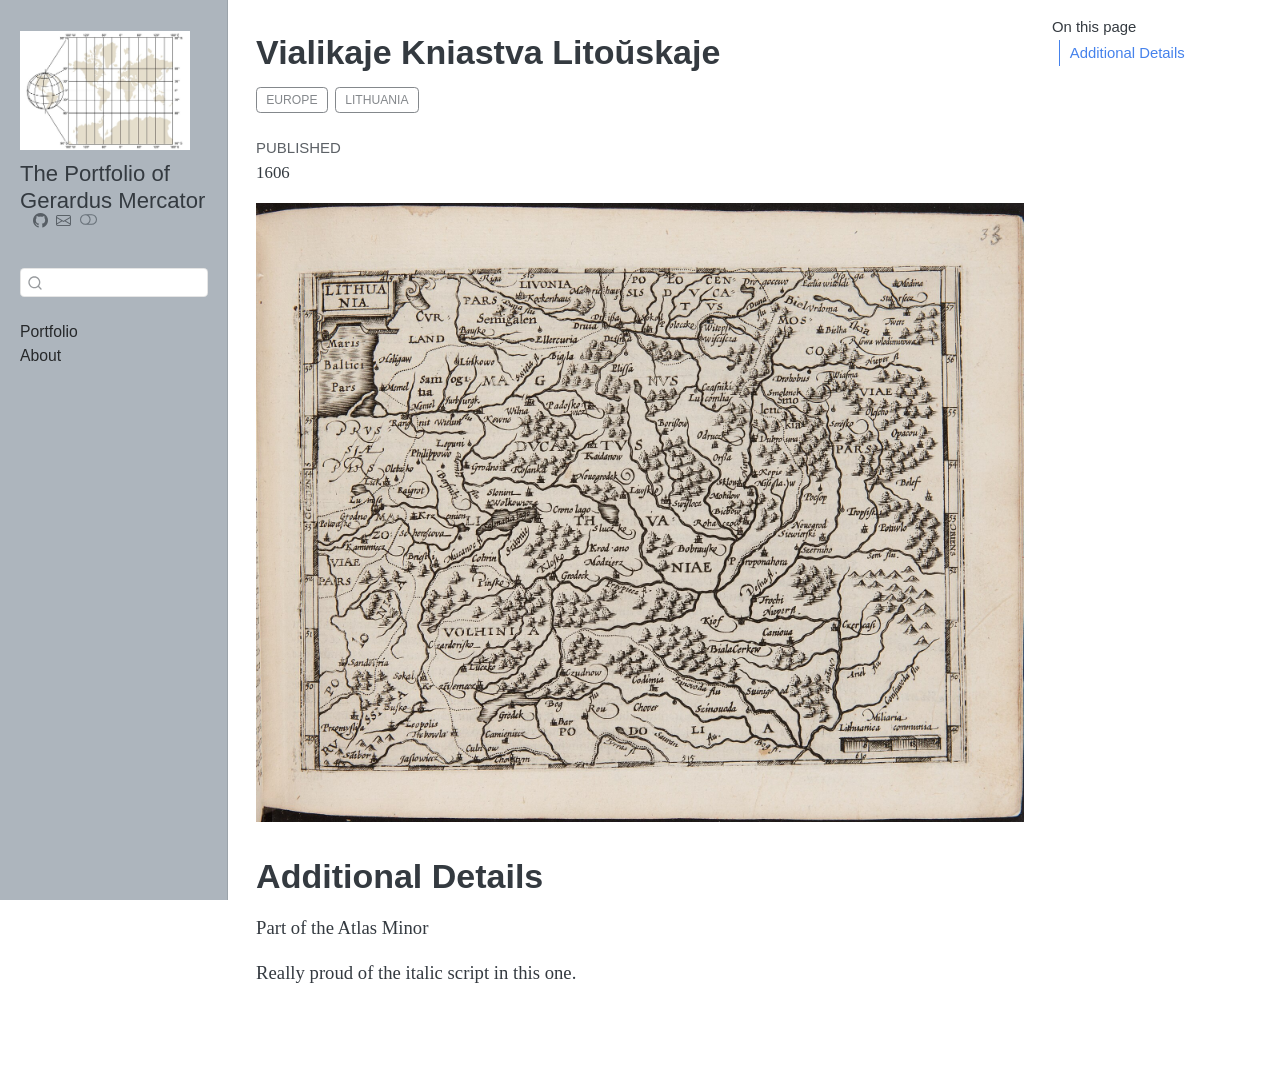
<file: portfolio/lithuania/index.html>
<!DOCTYPE html>
<html xmlns="http://www.w3.org/1999/xhtml" lang="en" xml:lang="en"><head>

<meta charset="utf-8">
<meta name="generator" content="quarto-1.4.549">

<meta name="viewport" content="width=device-width, initial-scale=1.0, user-scalable=yes">

<meta name="dcterms.date" content="1606-01-01">

<title>My Portfolio - Vialikaje Kniastva Litoŭskaje</title>
<style>
code{white-space: pre-wrap;}
span.smallcaps{font-variant: small-caps;}
div.columns{display: flex; gap: min(4vw, 1.5em);}
div.column{flex: auto; overflow-x: auto;}
div.hanging-indent{margin-left: 1.5em; text-indent: -1.5em;}
ul.task-list{list-style: none;}
ul.task-list li input[type="checkbox"] {
  width: 0.8em;
  margin: 0 0.8em 0.2em -1em; /* quarto-specific, see https://github.com/quarto-dev/quarto-cli/issues/4556 */ 
  vertical-align: middle;
}
</style>


<script src="../../site_libs/quarto-nav/quarto-nav.js"></script>
<script src="../../site_libs/quarto-nav/headroom.min.js"></script>
<script src="../../site_libs/clipboard/clipboard.min.js"></script>
<script src="../../site_libs/quarto-search/autocomplete.umd.js"></script>
<script src="../../site_libs/quarto-search/fuse.min.js"></script>
<script src="../../site_libs/quarto-search/quarto-search.js"></script>
<meta name="quarto:offset" content="../../">
<link href="../..//logo.jpg" rel="icon" type="image/jpeg">
<script src="../../site_libs/quarto-html/quarto.js"></script>
<script src="../../site_libs/quarto-html/popper.min.js"></script>
<script src="../../site_libs/quarto-html/tippy.umd.min.js"></script>
<script src="../../site_libs/quarto-html/anchor.min.js"></script>
<link href="../../site_libs/quarto-html/tippy.css" rel="stylesheet">
<link href="../../site_libs/quarto-html/quarto-syntax-highlighting.css" rel="stylesheet" class="quarto-color-scheme" id="quarto-text-highlighting-styles">
<link href="../../site_libs/quarto-html/quarto-syntax-highlighting-dark.css" rel="prefetch" class="quarto-color-scheme quarto-color-alternate" id="quarto-text-highlighting-styles">
<script src="../../site_libs/bootstrap/bootstrap.min.js"></script>
<link href="../../site_libs/bootstrap/bootstrap-icons.css" rel="stylesheet">
<link href="../../site_libs/bootstrap/bootstrap.min.css" rel="stylesheet" class="quarto-color-scheme" id="quarto-bootstrap" data-mode="light">
<link href="../../site_libs/bootstrap/bootstrap-dark.min.css" rel="prefetch" class="quarto-color-scheme quarto-color-alternate" id="quarto-bootstrap" data-mode="dark">
<script src="../../site_libs/quarto-contrib/glightbox/glightbox.min.js"></script>
<link href="../../site_libs/quarto-contrib/glightbox/glightbox.min.css" rel="stylesheet">
<link href="../../site_libs/quarto-contrib/glightbox/lightbox.css" rel="stylesheet">
<script id="quarto-search-options" type="application/json">{
  "location": "sidebar",
  "copy-button": false,
  "collapse-after": 3,
  "panel-placement": "start",
  "type": "textbox",
  "limit": 50,
  "keyboard-shortcut": [
    "f",
    "/",
    "s"
  ],
  "show-item-context": false,
  "language": {
    "search-no-results-text": "No results",
    "search-matching-documents-text": "matching documents",
    "search-copy-link-title": "Copy link to search",
    "search-hide-matches-text": "Hide additional matches",
    "search-more-match-text": "more match in this document",
    "search-more-matches-text": "more matches in this document",
    "search-clear-button-title": "Clear",
    "search-text-placeholder": "",
    "search-detached-cancel-button-title": "Cancel",
    "search-submit-button-title": "Submit",
    "search-label": "Search"
  }
}</script>


<link rel="stylesheet" href="../../styles.css">
</head>

<body class="nav-sidebar docked">

<div id="quarto-search-results"></div>
  <header id="quarto-header" class="headroom fixed-top">
  <nav class="quarto-secondary-nav">
    <div class="container-fluid d-flex">
      <button type="button" class="quarto-btn-toggle btn" data-bs-toggle="collapse" data-bs-target=".quarto-sidebar-collapse-item" aria-controls="quarto-sidebar" aria-expanded="false" aria-label="Toggle sidebar navigation" onclick="if (window.quartoToggleHeadroom) { window.quartoToggleHeadroom(); }">
        <i class="bi bi-layout-text-sidebar-reverse"></i>
      </button>
        <nav class="quarto-page-breadcrumbs" aria-label="breadcrumb"><ol class="breadcrumb"><li class="breadcrumb-item">
      The Portfolio of Gerardus Mercator
      </li></ol></nav>
        <a class="flex-grow-1" role="button" data-bs-toggle="collapse" data-bs-target=".quarto-sidebar-collapse-item" aria-controls="quarto-sidebar" aria-expanded="false" aria-label="Toggle sidebar navigation" onclick="if (window.quartoToggleHeadroom) { window.quartoToggleHeadroom(); }">      
        </a>
      <button type="button" class="btn quarto-search-button" aria-label="" onclick="window.quartoOpenSearch();">
        <i class="bi bi-search"></i>
      </button>
    </div>
  </nav>
</header>
<!-- content -->
<div id="quarto-content" class="quarto-container page-columns page-rows-contents page-layout-article">
<!-- sidebar -->
  <nav id="quarto-sidebar" class="sidebar collapse collapse-horizontal quarto-sidebar-collapse-item sidebar-navigation docked overflow-auto">
    <div class="pt-lg-2 mt-2 text-left sidebar-header sidebar-header-stacked">
      <a href="../../index.html" class="sidebar-logo-link">
      <img src="../../logo.jpg" alt="" class="sidebar-logo py-0 d-lg-inline d-none">
      </a>
    <div class="sidebar-title mb-0 py-0">
      <a href="../../">The Portfolio of Gerardus Mercator</a> 
        <div class="sidebar-tools-main tools-wide">
    <a href="https://bsky.app" title="" class="quarto-navigation-tool px-1" aria-label=""><i class="bi bi-bluesky"></i></a>
    <a href="https://github.com" title="" class="quarto-navigation-tool px-1" aria-label=""><i class="bi bi-github"></i></a>
    <a href="https://gmail.com" title="" class="quarto-navigation-tool px-1" aria-label=""><i class="bi bi-envelope"></i></a>
  <a href="" class="quarto-color-scheme-toggle quarto-navigation-tool  px-1" onclick="window.quartoToggleColorScheme(); return false;" title="Toggle dark mode"><i class="bi"></i></a>
</div>
    </div>
      </div>
        <div class="mt-2 flex-shrink-0 align-items-center">
        <div class="sidebar-search">
        <div id="quarto-search" class="" title="Search"></div>
        </div>
        </div>
    <div class="sidebar-menu-container"> 
    <ul class="list-unstyled mt-1">
        <li class="sidebar-item">
  <div class="sidebar-item-container"> 
  <a href="../../index.html" class="sidebar-item-text sidebar-link">
 <span class="menu-text">Portfolio</span></a>
  </div>
</li>
        <li class="sidebar-item">
  <div class="sidebar-item-container"> 
  <a href="../../about.html" class="sidebar-item-text sidebar-link">
 <span class="menu-text">About</span></a>
  </div>
</li>
    </ul>
    </div>
</nav>
<div id="quarto-sidebar-glass" class="quarto-sidebar-collapse-item" data-bs-toggle="collapse" data-bs-target=".quarto-sidebar-collapse-item"></div>
<!-- margin-sidebar -->
    <div id="quarto-margin-sidebar" class="sidebar margin-sidebar">
        <nav id="TOC" role="doc-toc" class="toc-active">
    <h2 id="toc-title">On this page</h2>
   
  <ul>
  <li><a href="#additional-details" id="toc-additional-details" class="nav-link active" data-scroll-target="#additional-details">Additional Details</a></li>
  </ul>
</nav>
    </div>
<!-- main -->
<main class="content" id="quarto-document-content">

<header id="title-block-header" class="quarto-title-block default">
<div class="quarto-title">
<h1 class="title">Vialikaje Kniastva Litoŭskaje</h1>
  <div class="quarto-categories">
    <div class="quarto-category">europe</div>
    <div class="quarto-category">lithuania</div>
  </div>
  </div>



<div class="quarto-title-meta">

    
    <div>
    <div class="quarto-title-meta-heading">Published</div>
    <div class="quarto-title-meta-contents">
      <p class="date">1606</p>
    </div>
  </div>
  
    
  </div>
  


</header>


<p><a href="./lithuania.jpg" class="lightbox" data-gallery="quarto-lightbox-gallery-1"><img src="./lithuania.jpg" class="img-fluid"></a></p>
<section id="additional-details" class="level1">
<h1>Additional Details</h1>
<p>Part of the Atlas Minor</p>
<p>Really proud of the italic script in this one.</p>


</section>

</main> <!-- /main -->
<script id="quarto-html-after-body" type="application/javascript">
window.document.addEventListener("DOMContentLoaded", function (event) {
  const toggleBodyColorMode = (bsSheetEl) => {
    const mode = bsSheetEl.getAttribute("data-mode");
    const bodyEl = window.document.querySelector("body");
    if (mode === "dark") {
      bodyEl.classList.add("quarto-dark");
      bodyEl.classList.remove("quarto-light");
    } else {
      bodyEl.classList.add("quarto-light");
      bodyEl.classList.remove("quarto-dark");
    }
  }
  const toggleBodyColorPrimary = () => {
    const bsSheetEl = window.document.querySelector("link#quarto-bootstrap");
    if (bsSheetEl) {
      toggleBodyColorMode(bsSheetEl);
    }
  }
  toggleBodyColorPrimary();  
  const disableStylesheet = (stylesheets) => {
    for (let i=0; i < stylesheets.length; i++) {
      const stylesheet = stylesheets[i];
      stylesheet.rel = 'prefetch';
    }
  }
  const enableStylesheet = (stylesheets) => {
    for (let i=0; i < stylesheets.length; i++) {
      const stylesheet = stylesheets[i];
      stylesheet.rel = 'stylesheet';
    }
  }
  const manageTransitions = (selector, allowTransitions) => {
    const els = window.document.querySelectorAll(selector);
    for (let i=0; i < els.length; i++) {
      const el = els[i];
      if (allowTransitions) {
        el.classList.remove('notransition');
      } else {
        el.classList.add('notransition');
      }
    }
  }
  const toggleGiscusIfUsed = (isAlternate, darkModeDefault) => {
    const baseTheme = document.querySelector('#giscus-base-theme')?.value ?? 'light';
    const alternateTheme = document.querySelector('#giscus-alt-theme')?.value ?? 'dark';
    let newTheme = '';
    if(darkModeDefault) {
      newTheme = isAlternate ? baseTheme : alternateTheme;
    } else {
      newTheme = isAlternate ? alternateTheme : baseTheme;
    }
    const changeGiscusTheme = () => {
      // From: https://github.com/giscus/giscus/issues/336
      const sendMessage = (message) => {
        const iframe = document.querySelector('iframe.giscus-frame');
        if (!iframe) return;
        iframe.contentWindow.postMessage({ giscus: message }, 'https://giscus.app');
      }
      sendMessage({
        setConfig: {
          theme: newTheme
        }
      });
    }
    const isGiscussLoaded = window.document.querySelector('iframe.giscus-frame') !== null;
    if (isGiscussLoaded) {
      changeGiscusTheme();
    }
  }
  const toggleColorMode = (alternate) => {
    // Switch the stylesheets
    const alternateStylesheets = window.document.querySelectorAll('link.quarto-color-scheme.quarto-color-alternate');
    manageTransitions('#quarto-margin-sidebar .nav-link', false);
    if (alternate) {
      enableStylesheet(alternateStylesheets);
      for (const sheetNode of alternateStylesheets) {
        if (sheetNode.id === "quarto-bootstrap") {
          toggleBodyColorMode(sheetNode);
        }
      }
    } else {
      disableStylesheet(alternateStylesheets);
      toggleBodyColorPrimary();
    }
    manageTransitions('#quarto-margin-sidebar .nav-link', true);
    // Switch the toggles
    const toggles = window.document.querySelectorAll('.quarto-color-scheme-toggle');
    for (let i=0; i < toggles.length; i++) {
      const toggle = toggles[i];
      if (toggle) {
        if (alternate) {
          toggle.classList.add("alternate");     
        } else {
          toggle.classList.remove("alternate");
        }
      }
    }
    // Hack to workaround the fact that safari doesn't
    // properly recolor the scrollbar when toggling (#1455)
    if (navigator.userAgent.indexOf('Safari') > 0 && navigator.userAgent.indexOf('Chrome') == -1) {
      manageTransitions("body", false);
      window.scrollTo(0, 1);
      setTimeout(() => {
        window.scrollTo(0, 0);
        manageTransitions("body", true);
      }, 40);  
    }
  }
  const isFileUrl = () => { 
    return window.location.protocol === 'file:';
  }
  const hasAlternateSentinel = () => {  
    let styleSentinel = getColorSchemeSentinel();
    if (styleSentinel !== null) {
      return styleSentinel === "alternate";
    } else {
      return false;
    }
  }
  const setStyleSentinel = (alternate) => {
    const value = alternate ? "alternate" : "default";
    if (!isFileUrl()) {
      window.localStorage.setItem("quarto-color-scheme", value);
    } else {
      localAlternateSentinel = value;
    }
  }
  const getColorSchemeSentinel = () => {
    if (!isFileUrl()) {
      const storageValue = window.localStorage.getItem("quarto-color-scheme");
      return storageValue != null ? storageValue : localAlternateSentinel;
    } else {
      return localAlternateSentinel;
    }
  }
  const darkModeDefault = false;
  let localAlternateSentinel = darkModeDefault ? 'alternate' : 'default';
  // Dark / light mode switch
  window.quartoToggleColorScheme = () => {
    // Read the current dark / light value 
    let toAlternate = !hasAlternateSentinel();
    toggleColorMode(toAlternate);
    setStyleSentinel(toAlternate);
    toggleGiscusIfUsed(toAlternate, darkModeDefault);
  };
  // Ensure there is a toggle, if there isn't float one in the top right
  if (window.document.querySelector('.quarto-color-scheme-toggle') === null) {
    const a = window.document.createElement('a');
    a.classList.add('top-right');
    a.classList.add('quarto-color-scheme-toggle');
    a.href = "";
    a.onclick = function() { try { window.quartoToggleColorScheme(); } catch {} return false; };
    const i = window.document.createElement("i");
    i.classList.add('bi');
    a.appendChild(i);
    window.document.body.appendChild(a);
  }
  // Switch to dark mode if need be
  if (hasAlternateSentinel()) {
    toggleColorMode(true);
  } else {
    toggleColorMode(false);
  }
  const icon = "";
  const anchorJS = new window.AnchorJS();
  anchorJS.options = {
    placement: 'right',
    icon: icon
  };
  anchorJS.add('.anchored');
  const isCodeAnnotation = (el) => {
    for (const clz of el.classList) {
      if (clz.startsWith('code-annotation-')) {                     
        return true;
      }
    }
    return false;
  }
  const clipboard = new window.ClipboardJS('.code-copy-button', {
    text: function(trigger) {
      const codeEl = trigger.previousElementSibling.cloneNode(true);
      for (const childEl of codeEl.children) {
        if (isCodeAnnotation(childEl)) {
          childEl.remove();
        }
      }
      return codeEl.innerText;
    }
  });
  clipboard.on('success', function(e) {
    // button target
    const button = e.trigger;
    // don't keep focus
    button.blur();
    // flash "checked"
    button.classList.add('code-copy-button-checked');
    var currentTitle = button.getAttribute("title");
    button.setAttribute("title", "Copied!");
    let tooltip;
    if (window.bootstrap) {
      button.setAttribute("data-bs-toggle", "tooltip");
      button.setAttribute("data-bs-placement", "left");
      button.setAttribute("data-bs-title", "Copied!");
      tooltip = new bootstrap.Tooltip(button, 
        { trigger: "manual", 
          customClass: "code-copy-button-tooltip",
          offset: [0, -8]});
      tooltip.show();    
    }
    setTimeout(function() {
      if (tooltip) {
        tooltip.hide();
        button.removeAttribute("data-bs-title");
        button.removeAttribute("data-bs-toggle");
        button.removeAttribute("data-bs-placement");
      }
      button.setAttribute("title", currentTitle);
      button.classList.remove('code-copy-button-checked');
    }, 1000);
    // clear code selection
    e.clearSelection();
  });
  function tippyHover(el, contentFn, onTriggerFn, onUntriggerFn) {
    const config = {
      allowHTML: true,
      maxWidth: 500,
      delay: 100,
      arrow: false,
      appendTo: function(el) {
          return el.parentElement;
      },
      interactive: true,
      interactiveBorder: 10,
      theme: 'quarto',
      placement: 'bottom-start',
    };
    if (contentFn) {
      config.content = contentFn;
    }
    if (onTriggerFn) {
      config.onTrigger = onTriggerFn;
    }
    if (onUntriggerFn) {
      config.onUntrigger = onUntriggerFn;
    }
    window.tippy(el, config); 
  }
  const noterefs = window.document.querySelectorAll('a[role="doc-noteref"]');
  for (var i=0; i<noterefs.length; i++) {
    const ref = noterefs[i];
    tippyHover(ref, function() {
      // use id or data attribute instead here
      let href = ref.getAttribute('data-footnote-href') || ref.getAttribute('href');
      try { href = new URL(href).hash; } catch {}
      const id = href.replace(/^#\/?/, "");
      const note = window.document.getElementById(id);
      return note.innerHTML;
    });
  }
  const xrefs = window.document.querySelectorAll('a.quarto-xref');
  const processXRef = (id, note) => {
    // Strip column container classes
    const stripColumnClz = (el) => {
      el.classList.remove("page-full", "page-columns");
      if (el.children) {
        for (const child of el.children) {
          stripColumnClz(child);
        }
      }
    }
    stripColumnClz(note)
    if (id === null || id.startsWith('sec-')) {
      // Special case sections, only their first couple elements
      const container = document.createElement("div");
      if (note.children && note.children.length > 2) {
        container.appendChild(note.children[0].cloneNode(true));
        for (let i = 1; i < note.children.length; i++) {
          const child = note.children[i];
          if (child.tagName === "P" && child.innerText === "") {
            continue;
          } else {
            container.appendChild(child.cloneNode(true));
            break;
          }
        }
        if (window.Quarto?.typesetMath) {
          window.Quarto.typesetMath(container);
        }
        return container.innerHTML
      } else {
        if (window.Quarto?.typesetMath) {
          window.Quarto.typesetMath(note);
        }
        return note.innerHTML;
      }
    } else {
      // Remove any anchor links if they are present
      const anchorLink = note.querySelector('a.anchorjs-link');
      if (anchorLink) {
        anchorLink.remove();
      }
      if (window.Quarto?.typesetMath) {
        window.Quarto.typesetMath(note);
      }
      // TODO in 1.5, we should make sure this works without a callout special case
      if (note.classList.contains("callout")) {
        return note.outerHTML;
      } else {
        return note.innerHTML;
      }
    }
  }
  for (var i=0; i<xrefs.length; i++) {
    const xref = xrefs[i];
    tippyHover(xref, undefined, function(instance) {
      instance.disable();
      let url = xref.getAttribute('href');
      let hash = undefined; 
      if (url.startsWith('#')) {
        hash = url;
      } else {
        try { hash = new URL(url).hash; } catch {}
      }
      if (hash) {
        const id = hash.replace(/^#\/?/, "");
        const note = window.document.getElementById(id);
        if (note !== null) {
          try {
            const html = processXRef(id, note.cloneNode(true));
            instance.setContent(html);
          } finally {
            instance.enable();
            instance.show();
          }
        } else {
          // See if we can fetch this
          fetch(url.split('#')[0])
          .then(res => res.text())
          .then(html => {
            const parser = new DOMParser();
            const htmlDoc = parser.parseFromString(html, "text/html");
            const note = htmlDoc.getElementById(id);
            if (note !== null) {
              const html = processXRef(id, note);
              instance.setContent(html);
            } 
          }).finally(() => {
            instance.enable();
            instance.show();
          });
        }
      } else {
        // See if we can fetch a full url (with no hash to target)
        // This is a special case and we should probably do some content thinning / targeting
        fetch(url)
        .then(res => res.text())
        .then(html => {
          const parser = new DOMParser();
          const htmlDoc = parser.parseFromString(html, "text/html");
          const note = htmlDoc.querySelector('main.content');
          if (note !== null) {
            // This should only happen for chapter cross references
            // (since there is no id in the URL)
            // remove the first header
            if (note.children.length > 0 && note.children[0].tagName === "HEADER") {
              note.children[0].remove();
            }
            const html = processXRef(null, note);
            instance.setContent(html);
          } 
        }).finally(() => {
          instance.enable();
          instance.show();
        });
      }
    }, function(instance) {
    });
  }
      let selectedAnnoteEl;
      const selectorForAnnotation = ( cell, annotation) => {
        let cellAttr = 'data-code-cell="' + cell + '"';
        let lineAttr = 'data-code-annotation="' +  annotation + '"';
        const selector = 'span[' + cellAttr + '][' + lineAttr + ']';
        return selector;
      }
      const selectCodeLines = (annoteEl) => {
        const doc = window.document;
        const targetCell = annoteEl.getAttribute("data-target-cell");
        const targetAnnotation = annoteEl.getAttribute("data-target-annotation");
        const annoteSpan = window.document.querySelector(selectorForAnnotation(targetCell, targetAnnotation));
        const lines = annoteSpan.getAttribute("data-code-lines").split(",");
        const lineIds = lines.map((line) => {
          return targetCell + "-" + line;
        })
        let top = null;
        let height = null;
        let parent = null;
        if (lineIds.length > 0) {
            //compute the position of the single el (top and bottom and make a div)
            const el = window.document.getElementById(lineIds[0]);
            top = el.offsetTop;
            height = el.offsetHeight;
            parent = el.parentElement.parentElement;
          if (lineIds.length > 1) {
            const lastEl = window.document.getElementById(lineIds[lineIds.length - 1]);
            const bottom = lastEl.offsetTop + lastEl.offsetHeight;
            height = bottom - top;
          }
          if (top !== null && height !== null && parent !== null) {
            // cook up a div (if necessary) and position it 
            let div = window.document.getElementById("code-annotation-line-highlight");
            if (div === null) {
              div = window.document.createElement("div");
              div.setAttribute("id", "code-annotation-line-highlight");
              div.style.position = 'absolute';
              parent.appendChild(div);
            }
            div.style.top = top - 2 + "px";
            div.style.height = height + 4 + "px";
            div.style.left = 0;
            let gutterDiv = window.document.getElementById("code-annotation-line-highlight-gutter");
            if (gutterDiv === null) {
              gutterDiv = window.document.createElement("div");
              gutterDiv.setAttribute("id", "code-annotation-line-highlight-gutter");
              gutterDiv.style.position = 'absolute';
              const codeCell = window.document.getElementById(targetCell);
              const gutter = codeCell.querySelector('.code-annotation-gutter');
              gutter.appendChild(gutterDiv);
            }
            gutterDiv.style.top = top - 2 + "px";
            gutterDiv.style.height = height + 4 + "px";
          }
          selectedAnnoteEl = annoteEl;
        }
      };
      const unselectCodeLines = () => {
        const elementsIds = ["code-annotation-line-highlight", "code-annotation-line-highlight-gutter"];
        elementsIds.forEach((elId) => {
          const div = window.document.getElementById(elId);
          if (div) {
            div.remove();
          }
        });
        selectedAnnoteEl = undefined;
      };
        // Handle positioning of the toggle
    window.addEventListener(
      "resize",
      throttle(() => {
        elRect = undefined;
        if (selectedAnnoteEl) {
          selectCodeLines(selectedAnnoteEl);
        }
      }, 10)
    );
    function throttle(fn, ms) {
    let throttle = false;
    let timer;
      return (...args) => {
        if(!throttle) { // first call gets through
            fn.apply(this, args);
            throttle = true;
        } else { // all the others get throttled
            if(timer) clearTimeout(timer); // cancel #2
            timer = setTimeout(() => {
              fn.apply(this, args);
              timer = throttle = false;
            }, ms);
        }
      };
    }
      // Attach click handler to the DT
      const annoteDls = window.document.querySelectorAll('dt[data-target-cell]');
      for (const annoteDlNode of annoteDls) {
        annoteDlNode.addEventListener('click', (event) => {
          const clickedEl = event.target;
          if (clickedEl !== selectedAnnoteEl) {
            unselectCodeLines();
            const activeEl = window.document.querySelector('dt[data-target-cell].code-annotation-active');
            if (activeEl) {
              activeEl.classList.remove('code-annotation-active');
            }
            selectCodeLines(clickedEl);
            clickedEl.classList.add('code-annotation-active');
          } else {
            // Unselect the line
            unselectCodeLines();
            clickedEl.classList.remove('code-annotation-active');
          }
        });
      }
  const findCites = (el) => {
    const parentEl = el.parentElement;
    if (parentEl) {
      const cites = parentEl.dataset.cites;
      if (cites) {
        return {
          el,
          cites: cites.split(' ')
        };
      } else {
        return findCites(el.parentElement)
      }
    } else {
      return undefined;
    }
  };
  var bibliorefs = window.document.querySelectorAll('a[role="doc-biblioref"]');
  for (var i=0; i<bibliorefs.length; i++) {
    const ref = bibliorefs[i];
    const citeInfo = findCites(ref);
    if (citeInfo) {
      tippyHover(citeInfo.el, function() {
        var popup = window.document.createElement('div');
        citeInfo.cites.forEach(function(cite) {
          var citeDiv = window.document.createElement('div');
          citeDiv.classList.add('hanging-indent');
          citeDiv.classList.add('csl-entry');
          var biblioDiv = window.document.getElementById('ref-' + cite);
          if (biblioDiv) {
            citeDiv.innerHTML = biblioDiv.innerHTML;
          }
          popup.appendChild(citeDiv);
        });
        return popup.innerHTML;
      });
    }
  }
});
</script>
</div> <!-- /content -->
<script>var lightboxQuarto = GLightbox({"selector":".lightbox","closeEffect":"zoom","descPosition":"bottom","openEffect":"zoom","loop":false});
window.onload = () => {
  lightboxQuarto.on('slide_before_load', (data) => {
    const { slideIndex, slideNode, slideConfig, player, trigger } = data;
    const href = trigger.getAttribute('href');
    if (href !== null) {
      const imgEl = window.document.querySelector(`a[href="${href}"] img`);
      if (imgEl !== null) {
        const srcAttr = imgEl.getAttribute("src");
        if (srcAttr && srcAttr.startsWith("data:")) {
          slideConfig.href = srcAttr;
        }
      }
    } 
  });

  lightboxQuarto.on('slide_after_load', (data) => {
    const { slideIndex, slideNode, slideConfig, player, trigger } = data;
    if (window.Quarto?.typesetMath) {
      window.Quarto.typesetMath(slideNode);
    }
  });

};
          </script>




</body></html>
</file>
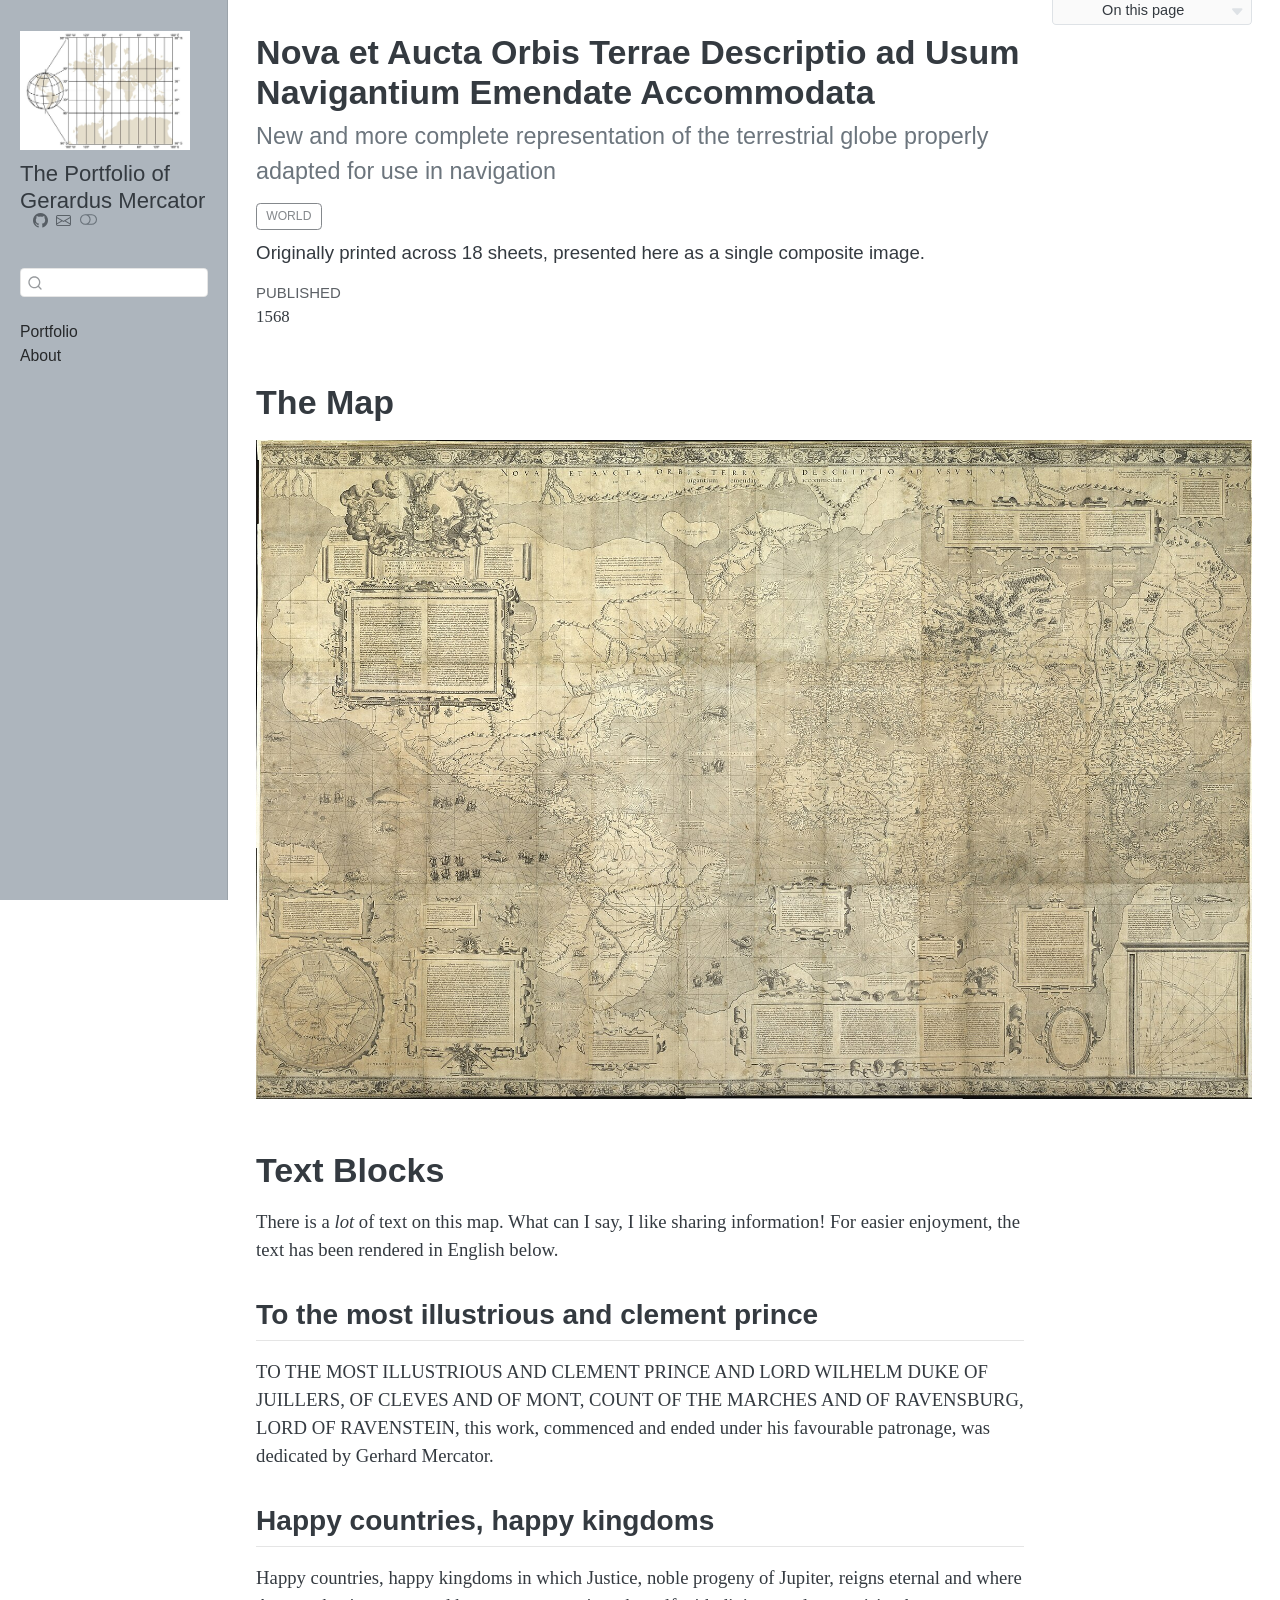
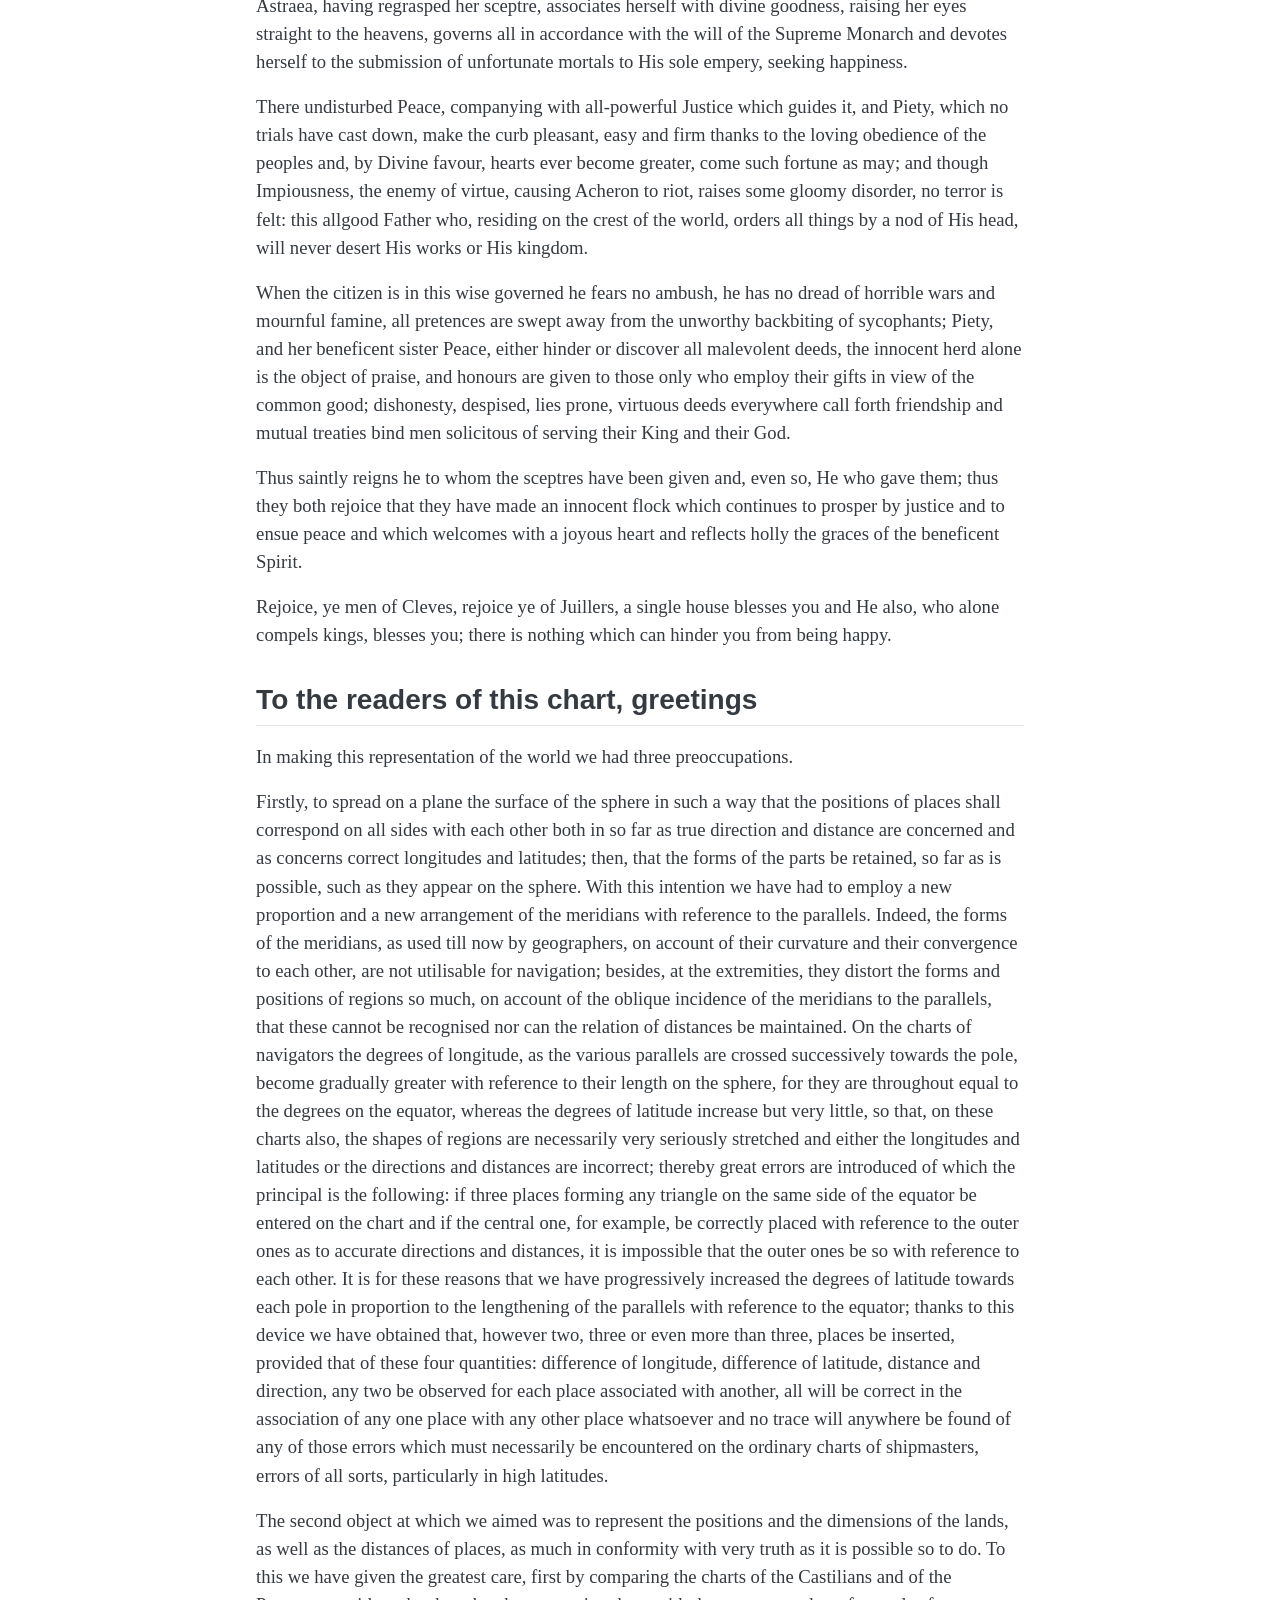
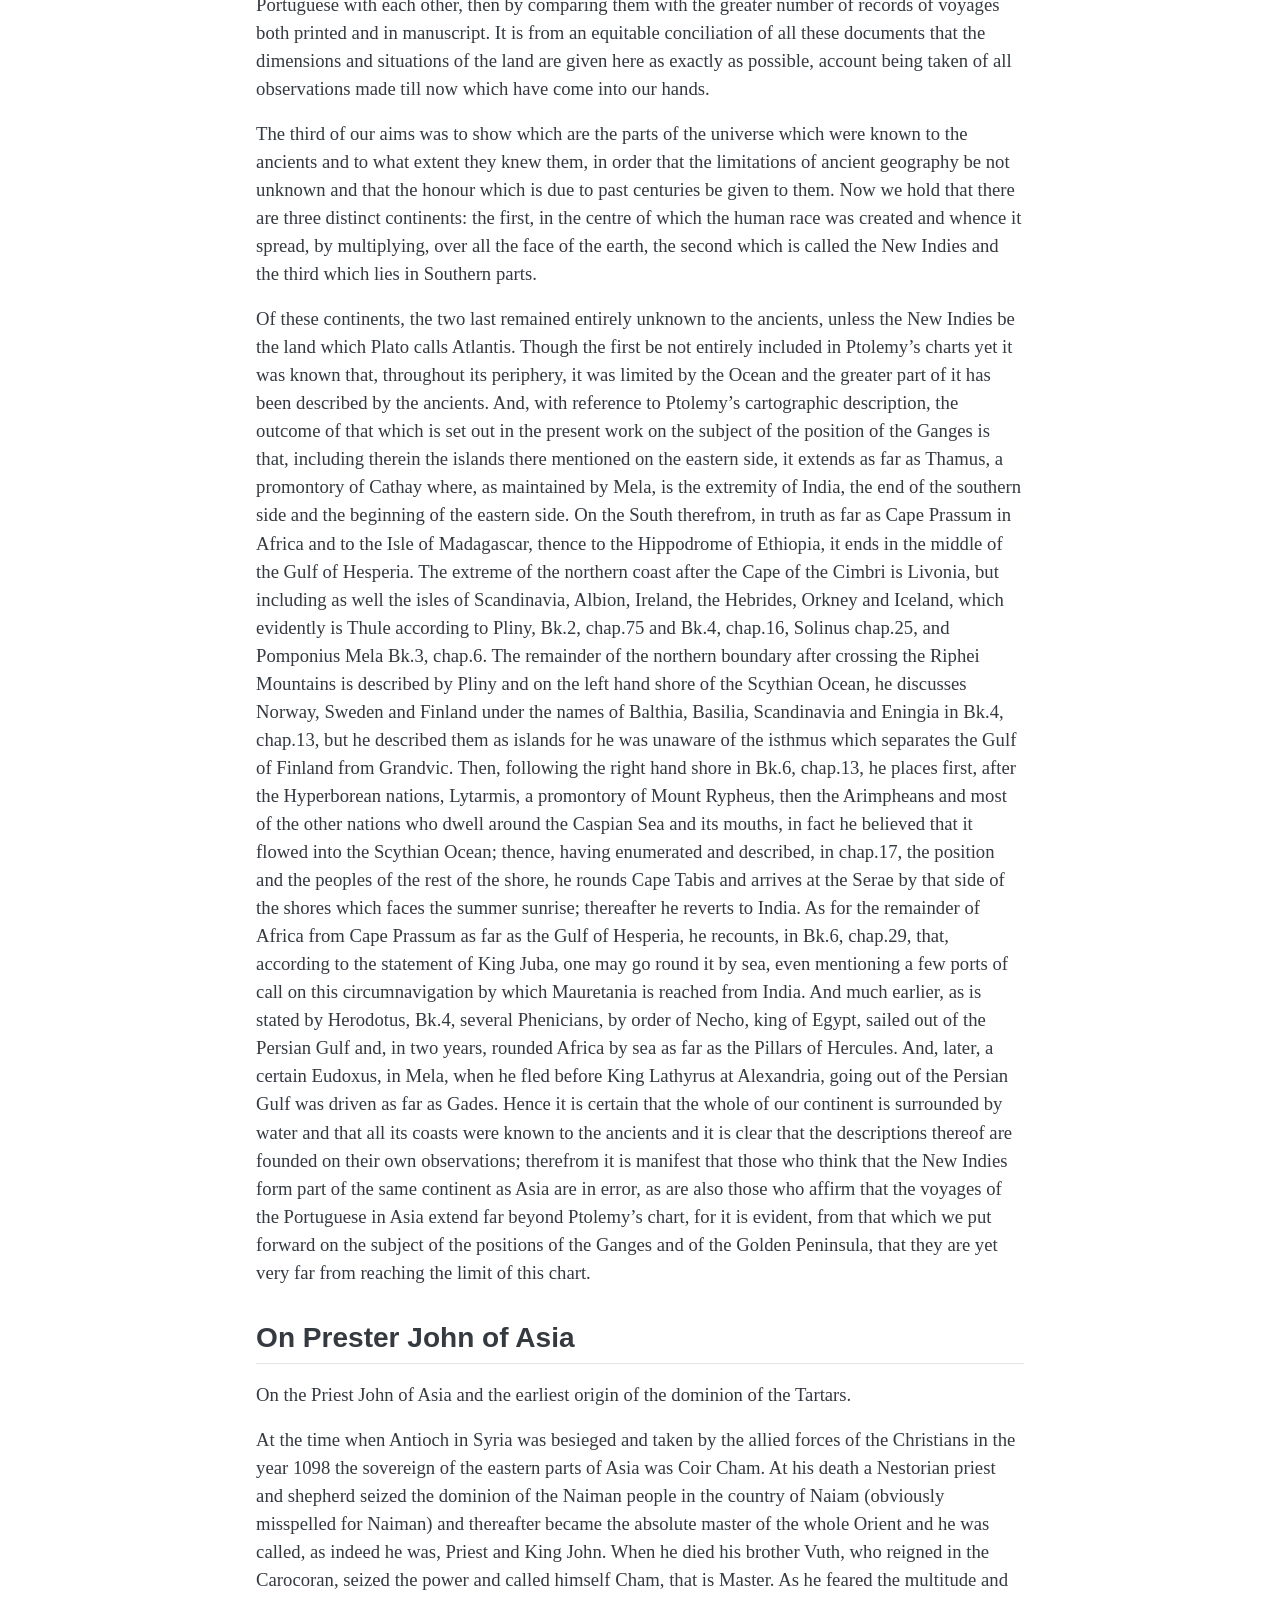
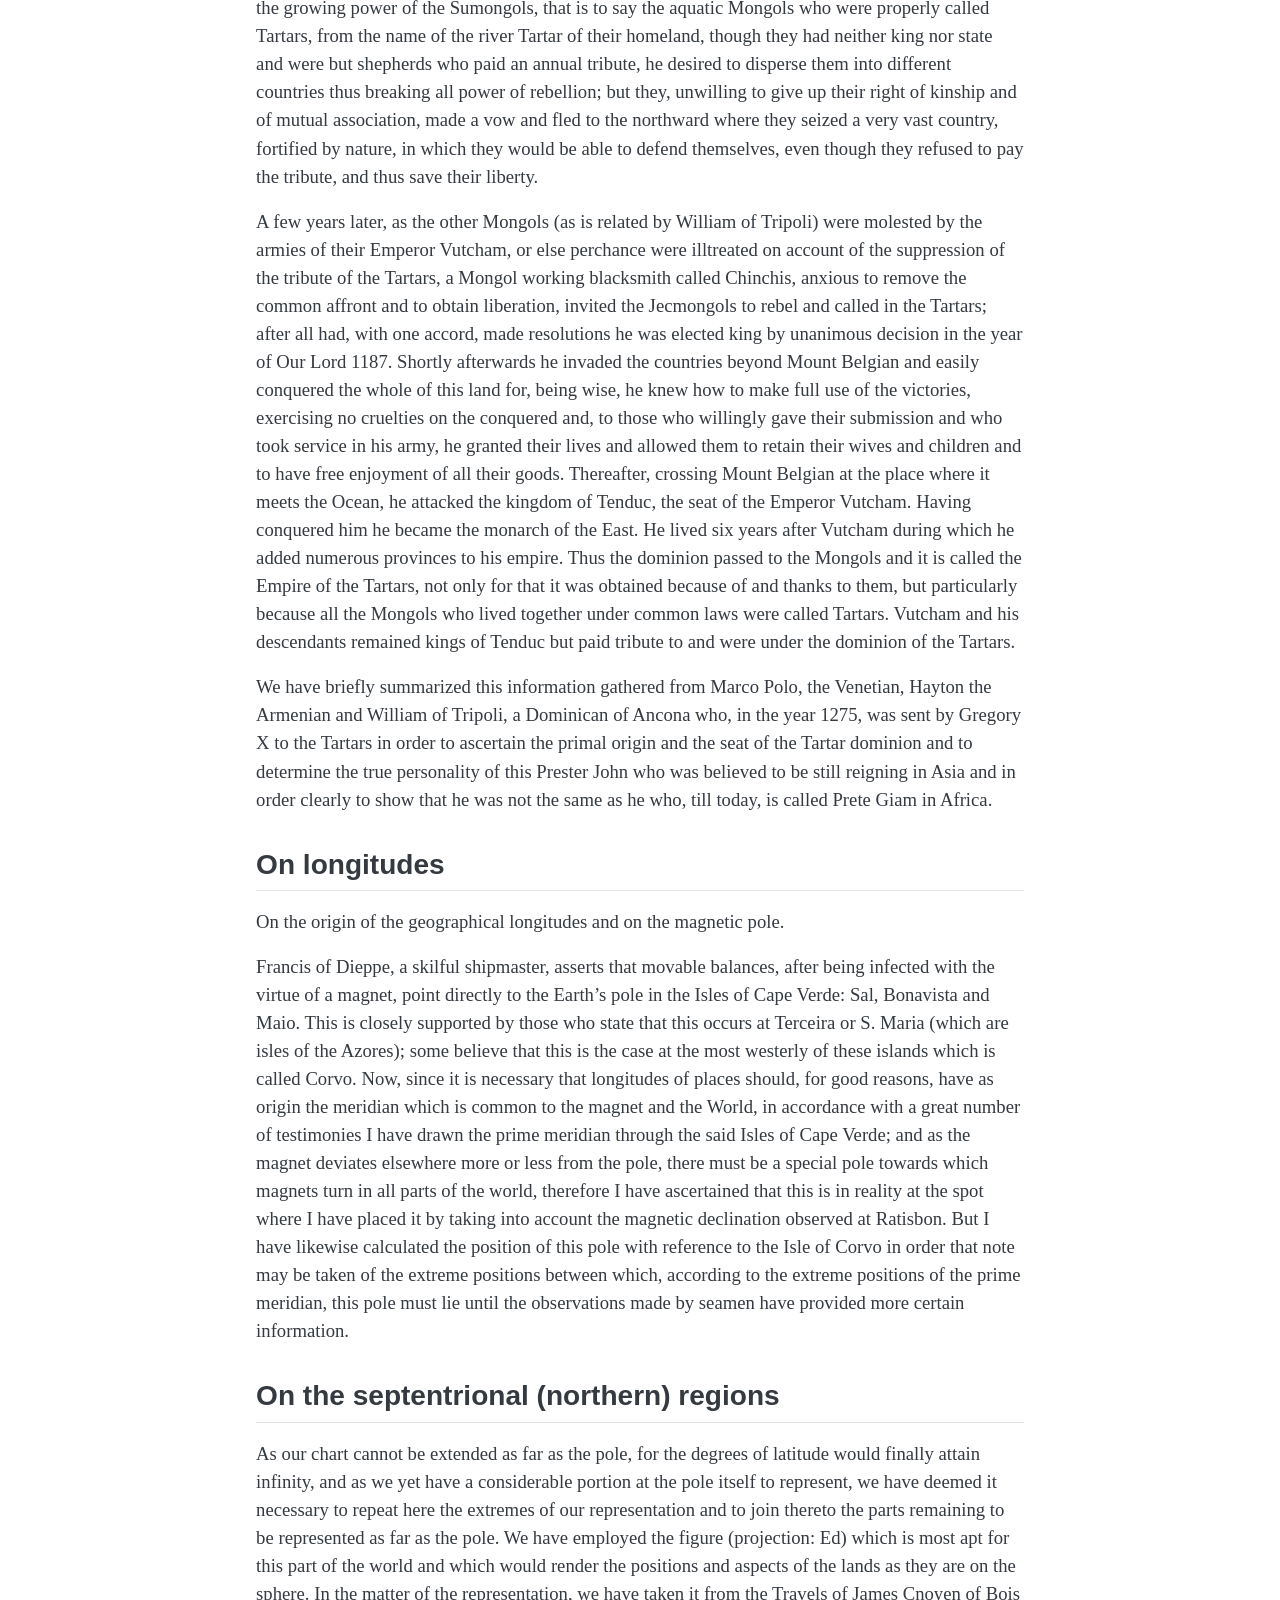
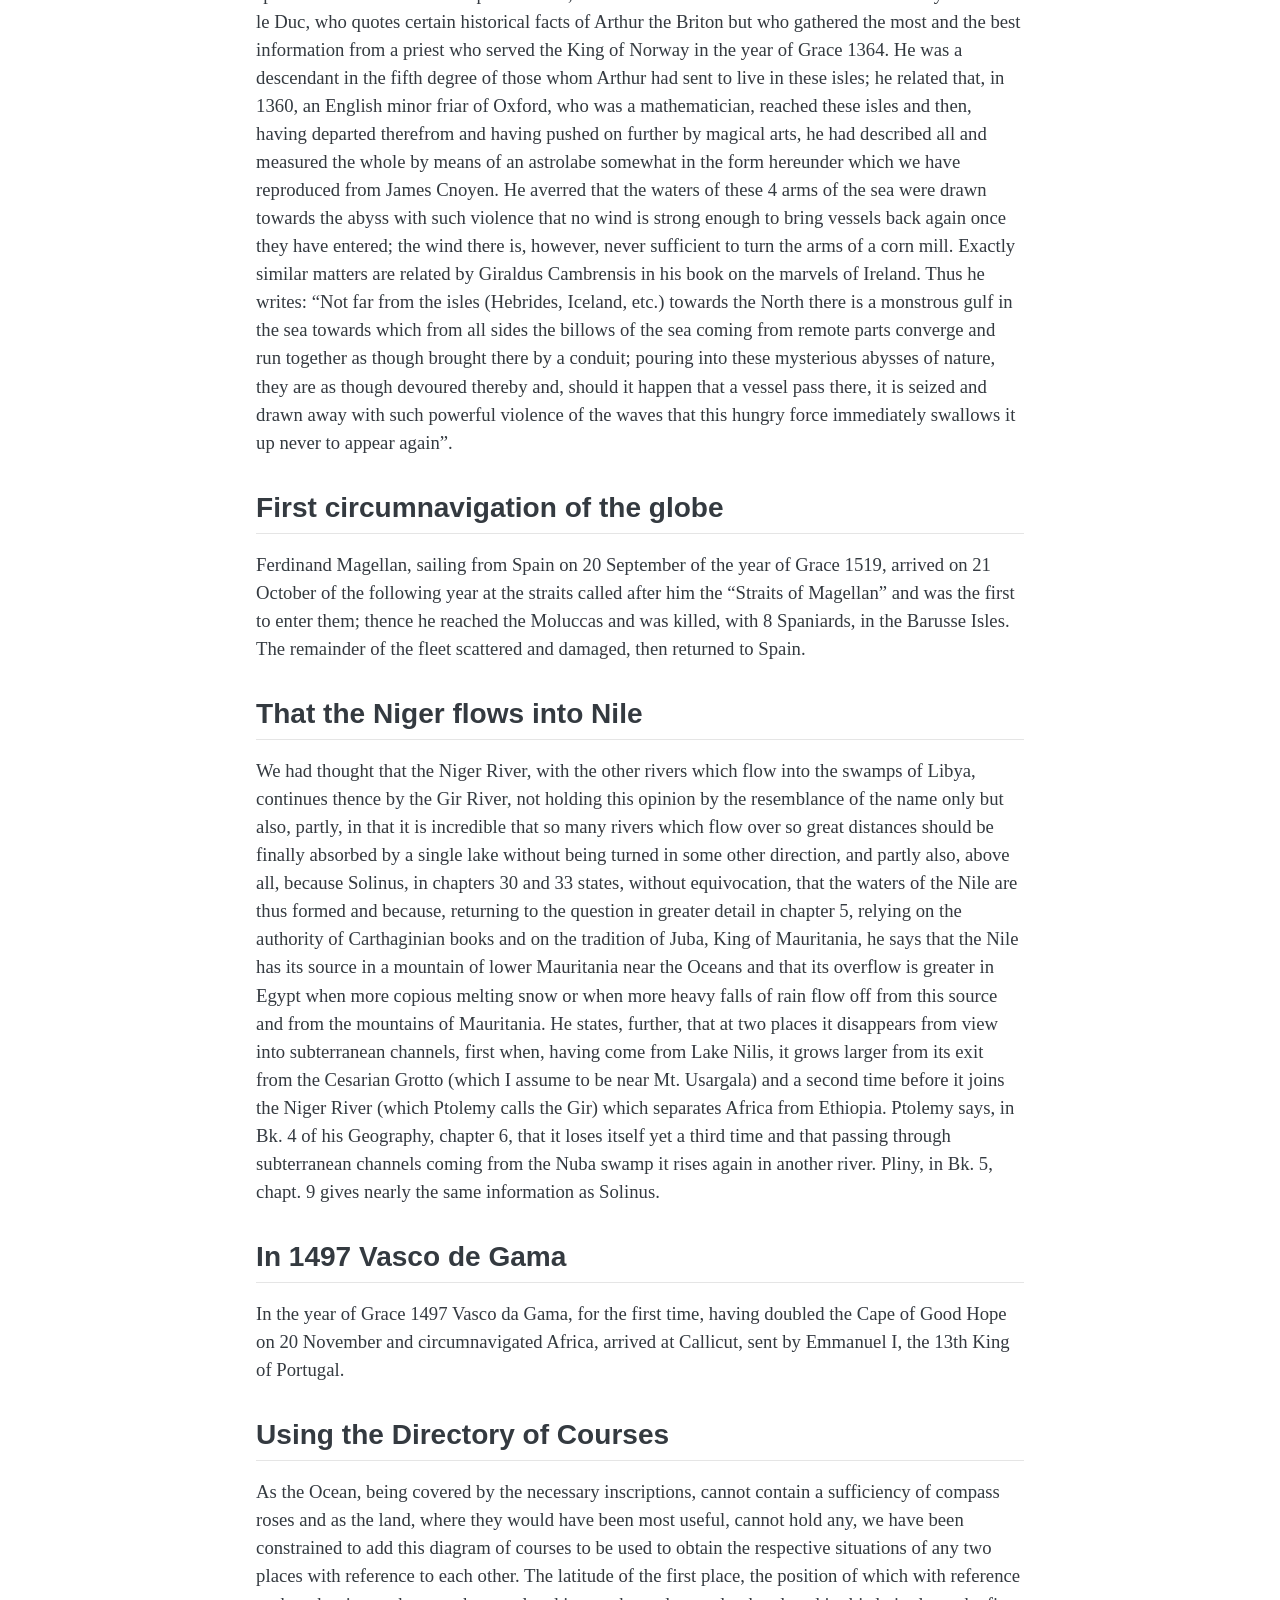
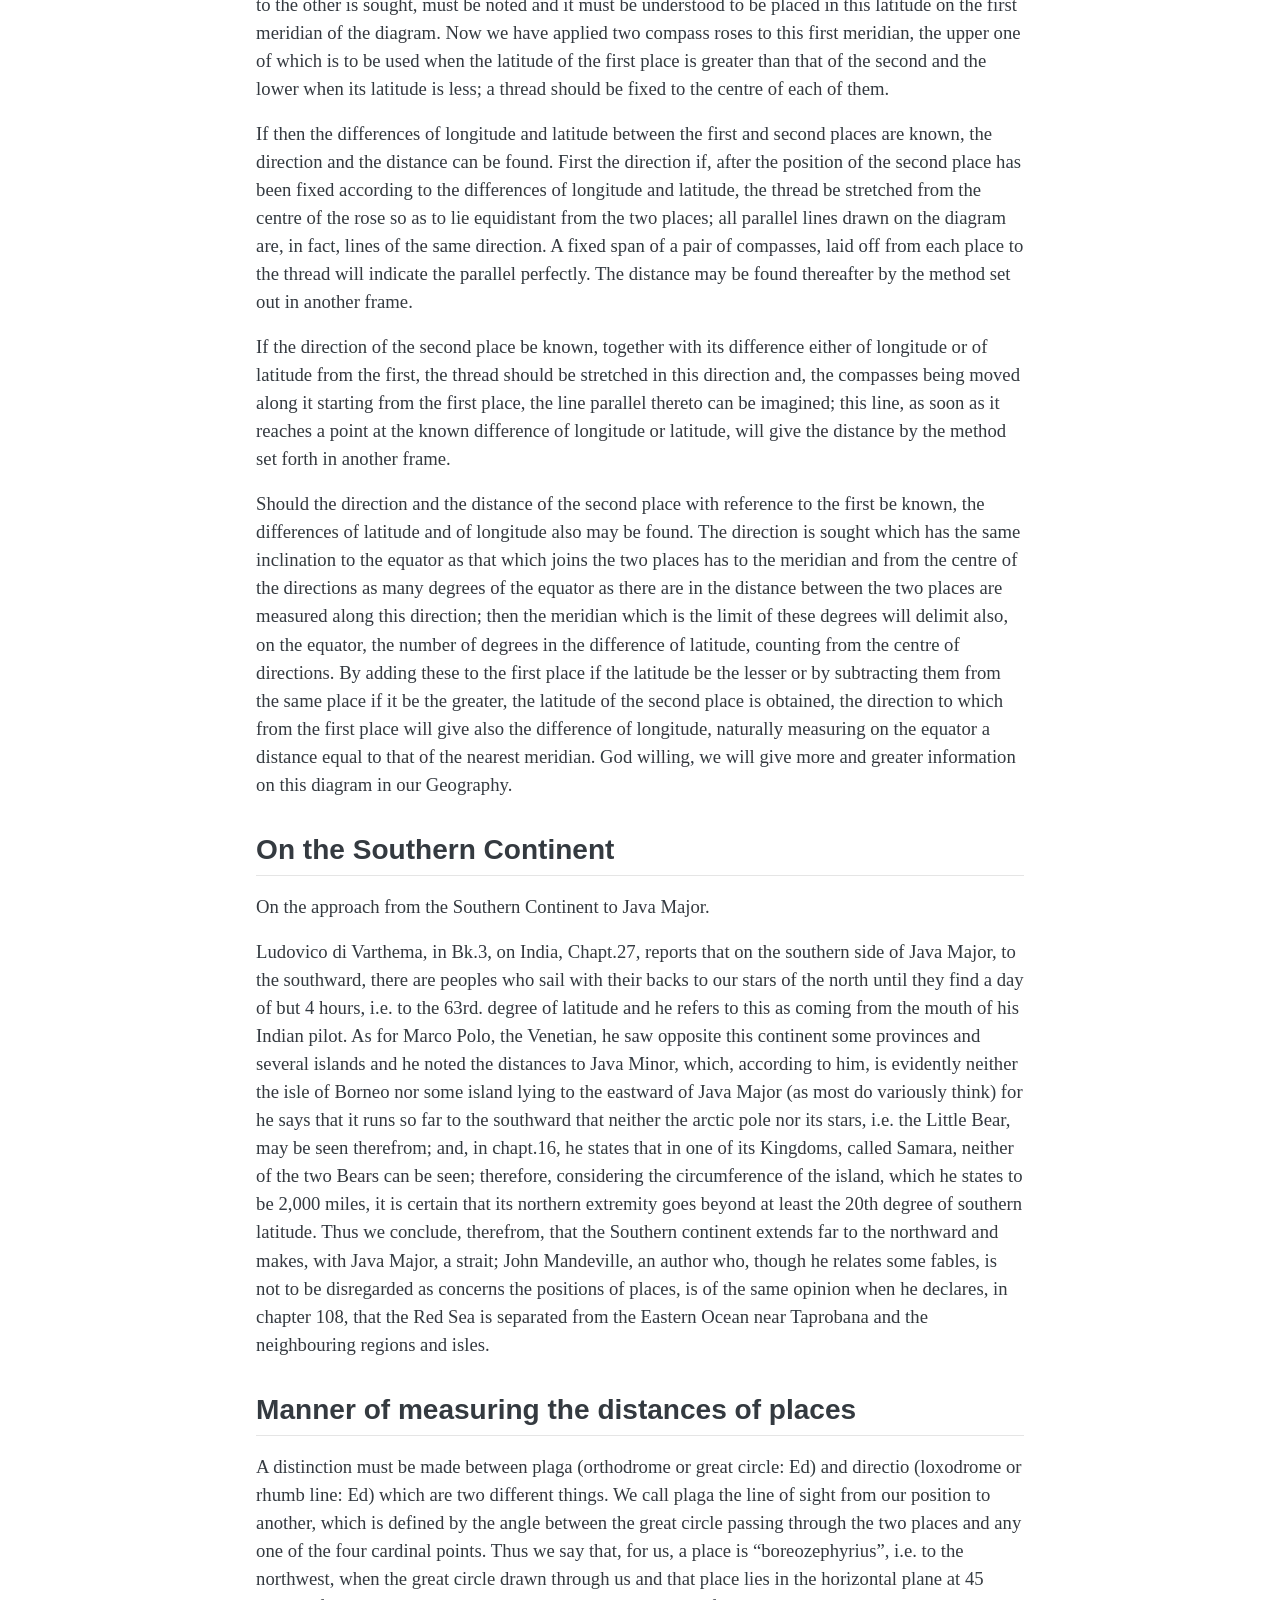
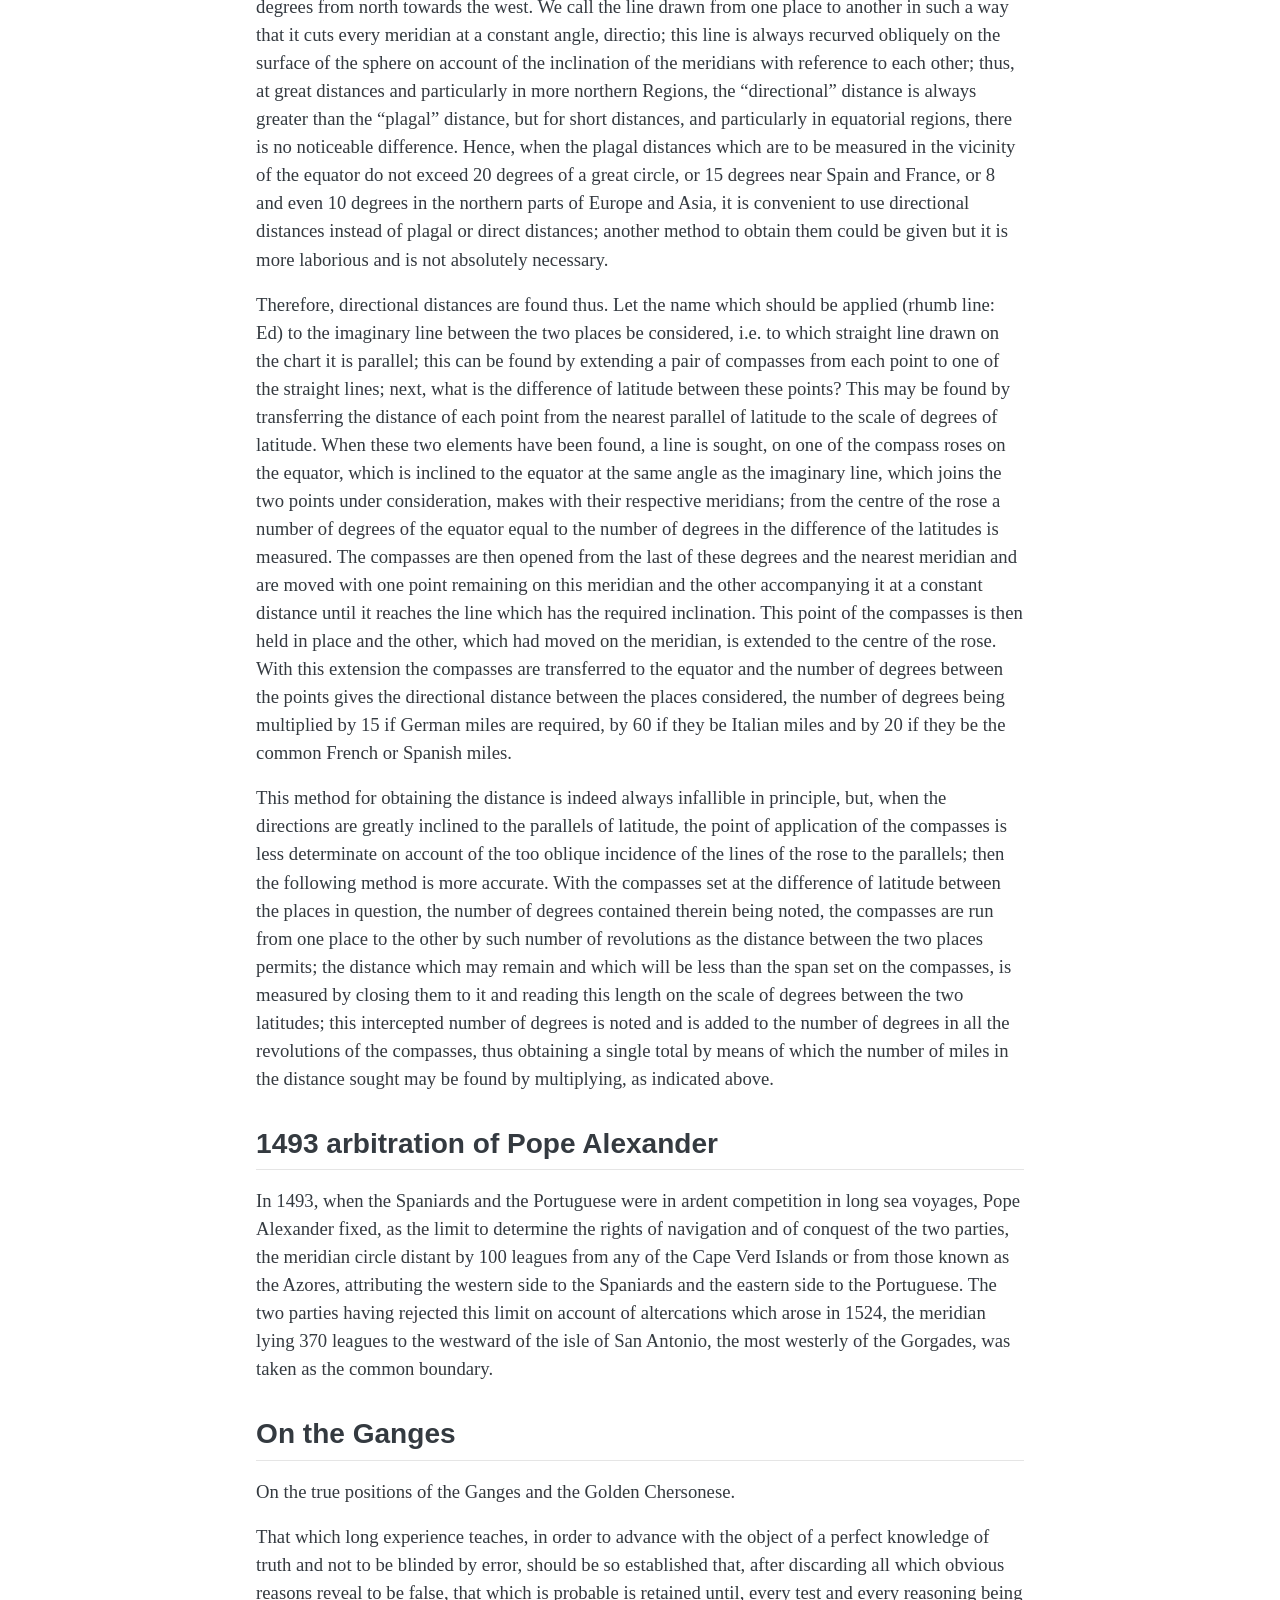
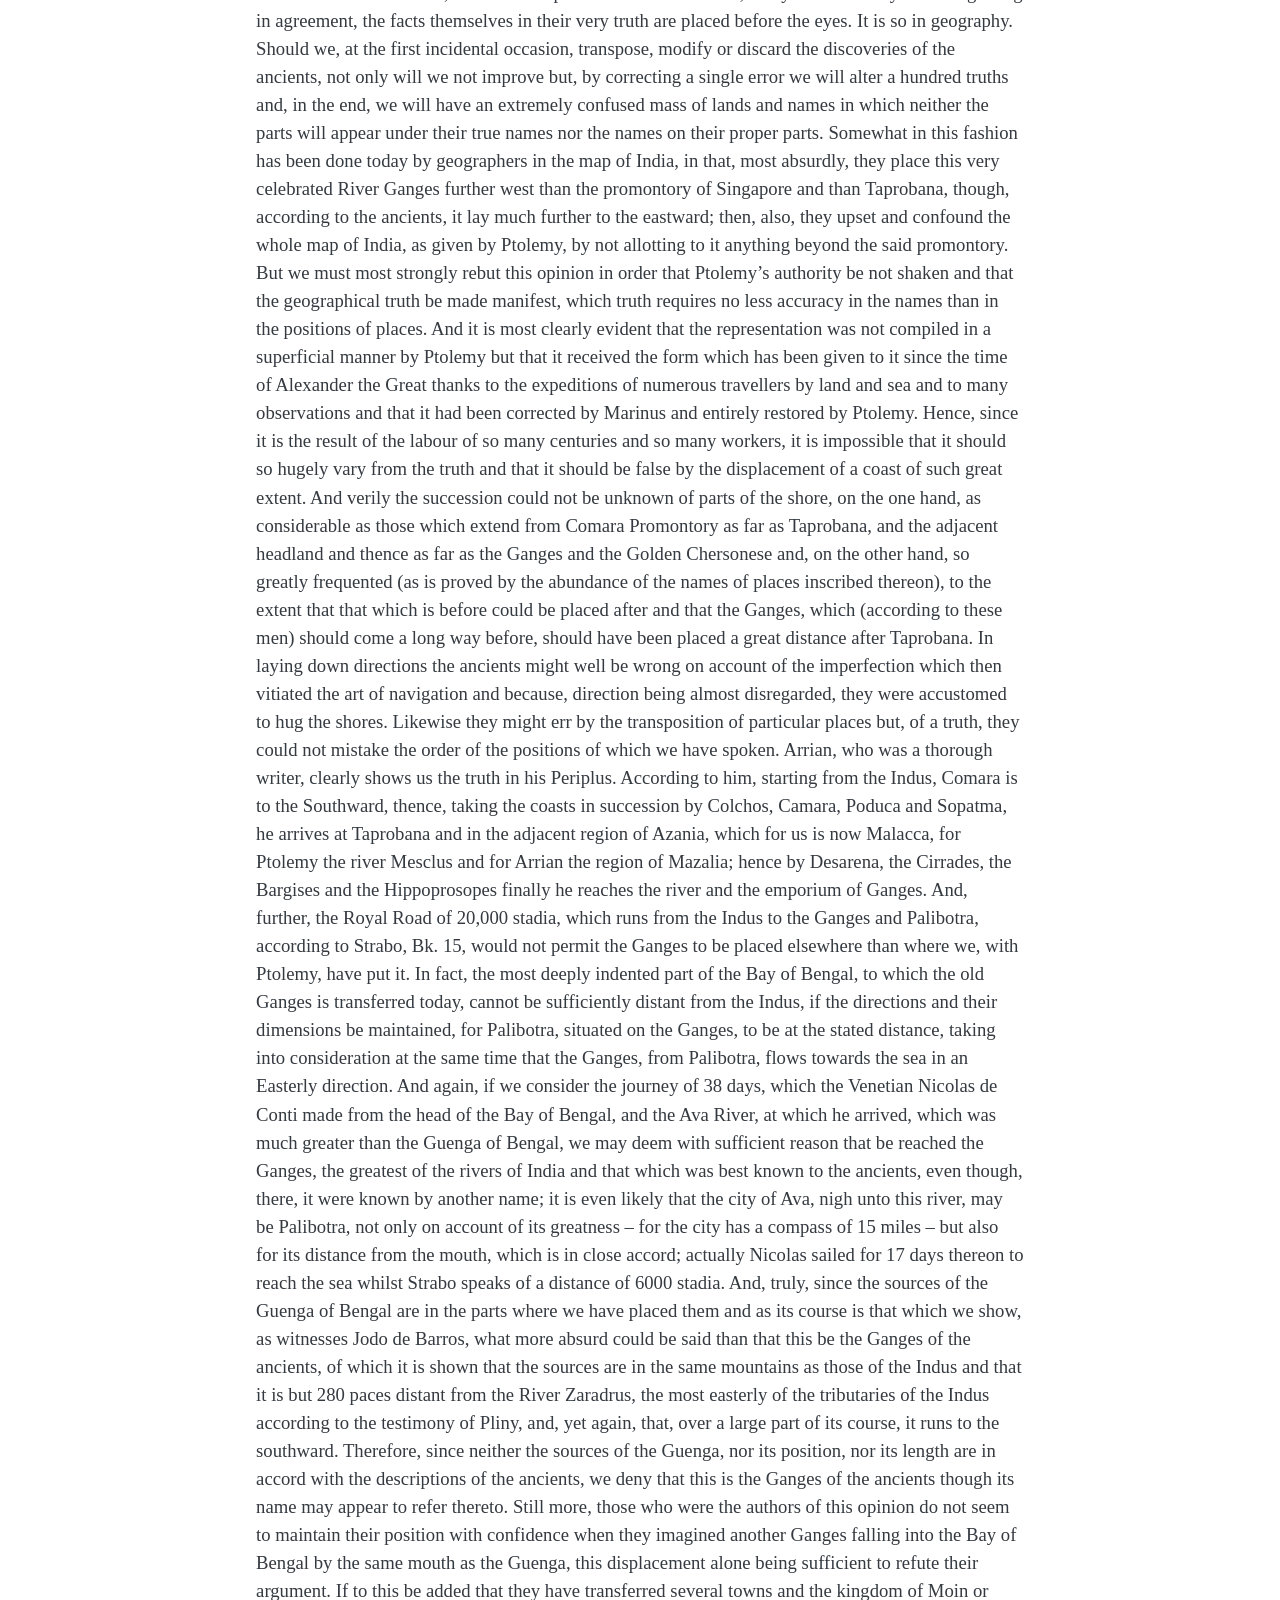
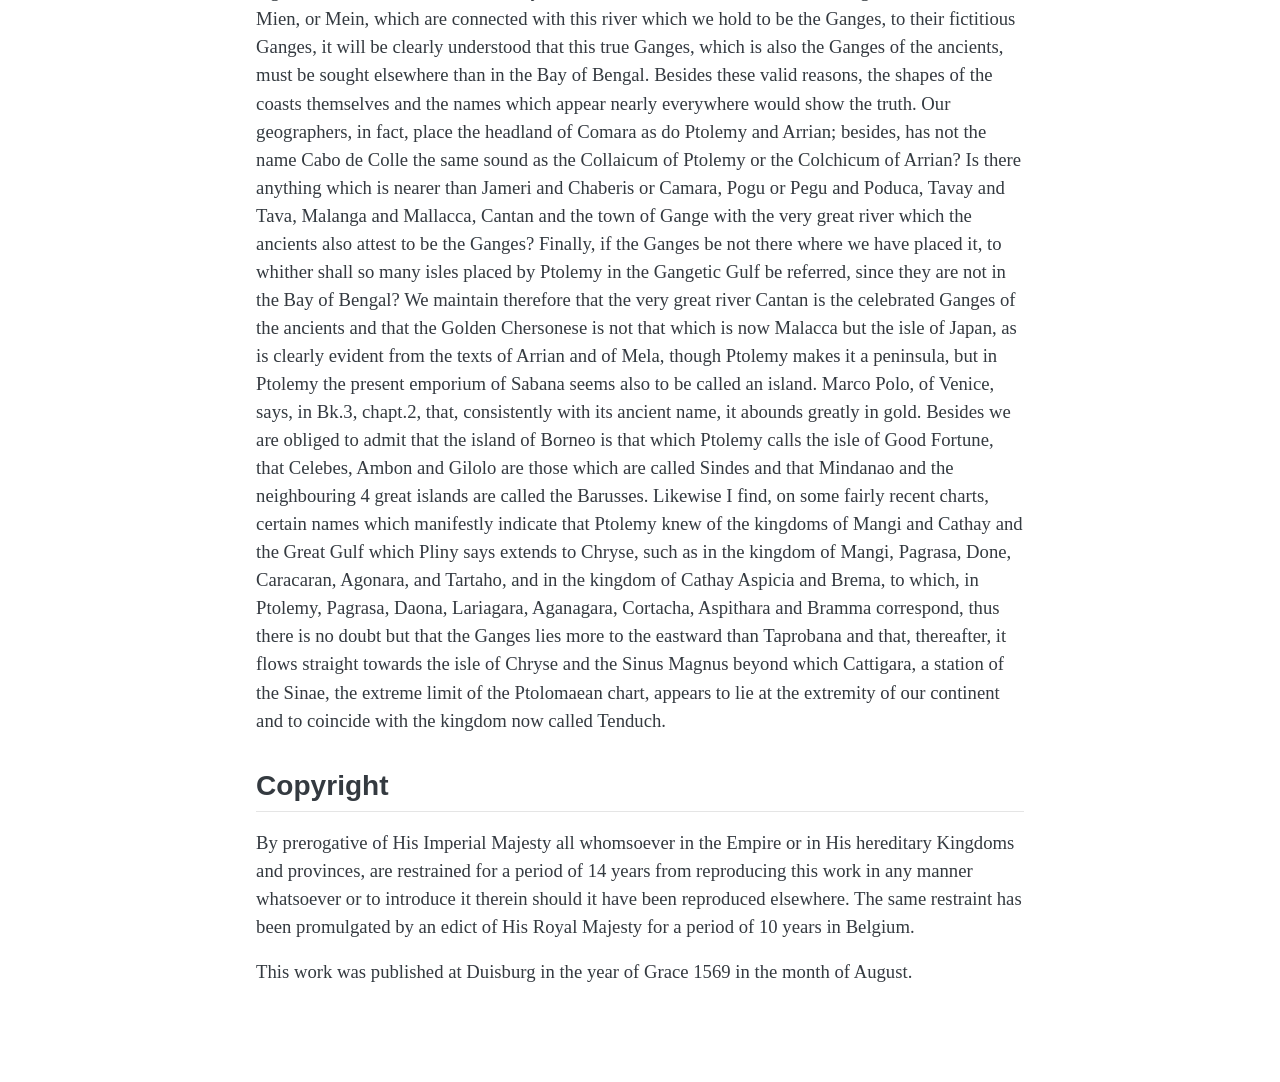
<file: portfolio/world/index.html>
<!DOCTYPE html>
<html xmlns="http://www.w3.org/1999/xhtml" lang="en" xml:lang="en"><head>

<meta charset="utf-8">
<meta name="generator" content="quarto-1.4.549">

<meta name="viewport" content="width=device-width, initial-scale=1.0, user-scalable=yes">

<meta name="description" content="Originally printed across 18 sheets, presented here as a single composite image.">

<title>My Portfolio - Nova et Aucta Orbis Terrae Descriptio ad Usum Navigantium Emendate Accommodata</title>
<style>
code{white-space: pre-wrap;}
span.smallcaps{font-variant: small-caps;}
div.columns{display: flex; gap: min(4vw, 1.5em);}
div.column{flex: auto; overflow-x: auto;}
div.hanging-indent{margin-left: 1.5em; text-indent: -1.5em;}
ul.task-list{list-style: none;}
ul.task-list li input[type="checkbox"] {
  width: 0.8em;
  margin: 0 0.8em 0.2em -1em; /* quarto-specific, see https://github.com/quarto-dev/quarto-cli/issues/4556 */ 
  vertical-align: middle;
}
</style>


<script src="../../site_libs/quarto-nav/quarto-nav.js"></script>
<script src="../../site_libs/quarto-nav/headroom.min.js"></script>
<script src="../../site_libs/clipboard/clipboard.min.js"></script>
<script src="../../site_libs/quarto-search/autocomplete.umd.js"></script>
<script src="../../site_libs/quarto-search/fuse.min.js"></script>
<script src="../../site_libs/quarto-search/quarto-search.js"></script>
<meta name="quarto:offset" content="../../">
<link href="../..//logo.jpg" rel="icon" type="image/jpeg">
<script src="../../site_libs/quarto-html/quarto.js"></script>
<script src="../../site_libs/quarto-html/popper.min.js"></script>
<script src="../../site_libs/quarto-html/tippy.umd.min.js"></script>
<script src="../../site_libs/quarto-html/anchor.min.js"></script>
<link href="../../site_libs/quarto-html/tippy.css" rel="stylesheet">
<link href="../../site_libs/quarto-html/quarto-syntax-highlighting.css" rel="stylesheet" class="quarto-color-scheme" id="quarto-text-highlighting-styles">
<link href="../../site_libs/quarto-html/quarto-syntax-highlighting-dark.css" rel="prefetch" class="quarto-color-scheme quarto-color-alternate" id="quarto-text-highlighting-styles">
<script src="../../site_libs/bootstrap/bootstrap.min.js"></script>
<link href="../../site_libs/bootstrap/bootstrap-icons.css" rel="stylesheet">
<link href="../../site_libs/bootstrap/bootstrap.min.css" rel="stylesheet" class="quarto-color-scheme" id="quarto-bootstrap" data-mode="light">
<link href="../../site_libs/bootstrap/bootstrap-dark.min.css" rel="prefetch" class="quarto-color-scheme quarto-color-alternate" id="quarto-bootstrap" data-mode="dark">
<script src="../../site_libs/quarto-contrib/glightbox/glightbox.min.js"></script>
<link href="../../site_libs/quarto-contrib/glightbox/glightbox.min.css" rel="stylesheet">
<link href="../../site_libs/quarto-contrib/glightbox/lightbox.css" rel="stylesheet">
<script id="quarto-search-options" type="application/json">{
  "location": "sidebar",
  "copy-button": false,
  "collapse-after": 3,
  "panel-placement": "start",
  "type": "textbox",
  "limit": 50,
  "keyboard-shortcut": [
    "f",
    "/",
    "s"
  ],
  "show-item-context": false,
  "language": {
    "search-no-results-text": "No results",
    "search-matching-documents-text": "matching documents",
    "search-copy-link-title": "Copy link to search",
    "search-hide-matches-text": "Hide additional matches",
    "search-more-match-text": "more match in this document",
    "search-more-matches-text": "more matches in this document",
    "search-clear-button-title": "Clear",
    "search-text-placeholder": "",
    "search-detached-cancel-button-title": "Cancel",
    "search-submit-button-title": "Submit",
    "search-label": "Search"
  }
}</script>


<link rel="stylesheet" href="../../styles.css">
</head>

<body class="nav-sidebar docked">

<div id="quarto-search-results"></div>
  <header id="quarto-header" class="headroom fixed-top">
  <nav class="quarto-secondary-nav">
    <div class="container-fluid d-flex">
      <button type="button" class="quarto-btn-toggle btn" data-bs-toggle="collapse" data-bs-target=".quarto-sidebar-collapse-item" aria-controls="quarto-sidebar" aria-expanded="false" aria-label="Toggle sidebar navigation" onclick="if (window.quartoToggleHeadroom) { window.quartoToggleHeadroom(); }">
        <i class="bi bi-layout-text-sidebar-reverse"></i>
      </button>
        <nav class="quarto-page-breadcrumbs" aria-label="breadcrumb"><ol class="breadcrumb"><li class="breadcrumb-item">
      The Portfolio of Gerardus Mercator
      </li></ol></nav>
        <a class="flex-grow-1" role="button" data-bs-toggle="collapse" data-bs-target=".quarto-sidebar-collapse-item" aria-controls="quarto-sidebar" aria-expanded="false" aria-label="Toggle sidebar navigation" onclick="if (window.quartoToggleHeadroom) { window.quartoToggleHeadroom(); }">      
        </a>
      <button type="button" class="btn quarto-search-button" aria-label="" onclick="window.quartoOpenSearch();">
        <i class="bi bi-search"></i>
      </button>
    </div>
  </nav>
</header>
<!-- content -->
<div id="quarto-content" class="quarto-container page-columns page-rows-contents page-layout-article">
<!-- sidebar -->
  <nav id="quarto-sidebar" class="sidebar collapse collapse-horizontal quarto-sidebar-collapse-item sidebar-navigation docked overflow-auto">
    <div class="pt-lg-2 mt-2 text-left sidebar-header sidebar-header-stacked">
      <a href="../../index.html" class="sidebar-logo-link">
      <img src="../../logo.jpg" alt="" class="sidebar-logo py-0 d-lg-inline d-none">
      </a>
    <div class="sidebar-title mb-0 py-0">
      <a href="../../">The Portfolio of Gerardus Mercator</a> 
        <div class="sidebar-tools-main tools-wide">
    <a href="https://bsky.app" title="" class="quarto-navigation-tool px-1" aria-label=""><i class="bi bi-bluesky"></i></a>
    <a href="https://github.com" title="" class="quarto-navigation-tool px-1" aria-label=""><i class="bi bi-github"></i></a>
    <a href="https://gmail.com" title="" class="quarto-navigation-tool px-1" aria-label=""><i class="bi bi-envelope"></i></a>
  <a href="" class="quarto-color-scheme-toggle quarto-navigation-tool  px-1" onclick="window.quartoToggleColorScheme(); return false;" title="Toggle dark mode"><i class="bi"></i></a>
</div>
    </div>
      </div>
        <div class="mt-2 flex-shrink-0 align-items-center">
        <div class="sidebar-search">
        <div id="quarto-search" class="" title="Search"></div>
        </div>
        </div>
    <div class="sidebar-menu-container"> 
    <ul class="list-unstyled mt-1">
        <li class="sidebar-item">
  <div class="sidebar-item-container"> 
  <a href="../../index.html" class="sidebar-item-text sidebar-link">
 <span class="menu-text">Portfolio</span></a>
  </div>
</li>
        <li class="sidebar-item">
  <div class="sidebar-item-container"> 
  <a href="../../about.html" class="sidebar-item-text sidebar-link">
 <span class="menu-text">About</span></a>
  </div>
</li>
    </ul>
    </div>
</nav>
<div id="quarto-sidebar-glass" class="quarto-sidebar-collapse-item" data-bs-toggle="collapse" data-bs-target=".quarto-sidebar-collapse-item"></div>
<!-- margin-sidebar -->
    <div id="quarto-margin-sidebar" class="sidebar margin-sidebar">
        <nav id="TOC" role="doc-toc" class="toc-active">
    <h2 id="toc-title">On this page</h2>
   
  <ul>
  <li><a href="#the-map" id="toc-the-map" class="nav-link active" data-scroll-target="#the-map">The Map</a></li>
  <li><a href="#text-blocks" id="toc-text-blocks" class="nav-link" data-scroll-target="#text-blocks">Text Blocks</a>
  <ul class="collapse">
  <li><a href="#to-the-most-illustrious-and-clement-prince" id="toc-to-the-most-illustrious-and-clement-prince" class="nav-link" data-scroll-target="#to-the-most-illustrious-and-clement-prince">To the most illustrious and clement prince</a></li>
  <li><a href="#happy-countries-happy-kingdoms" id="toc-happy-countries-happy-kingdoms" class="nav-link" data-scroll-target="#happy-countries-happy-kingdoms">Happy countries, happy kingdoms</a></li>
  <li><a href="#to-the-readers-of-this-chart-greetings" id="toc-to-the-readers-of-this-chart-greetings" class="nav-link" data-scroll-target="#to-the-readers-of-this-chart-greetings">To the readers of this chart, greetings</a></li>
  <li><a href="#on-prester-john-of-asia" id="toc-on-prester-john-of-asia" class="nav-link" data-scroll-target="#on-prester-john-of-asia">On Prester John of Asia</a></li>
  <li><a href="#on-longitudes" id="toc-on-longitudes" class="nav-link" data-scroll-target="#on-longitudes">On longitudes</a></li>
  <li><a href="#on-the-septentrional-northern-regions" id="toc-on-the-septentrional-northern-regions" class="nav-link" data-scroll-target="#on-the-septentrional-northern-regions">On the septentrional (northern) regions</a></li>
  <li><a href="#first-circumnavigation-of-the-globe" id="toc-first-circumnavigation-of-the-globe" class="nav-link" data-scroll-target="#first-circumnavigation-of-the-globe">First circumnavigation of the globe</a></li>
  <li><a href="#that-the-niger-flows-into-nile" id="toc-that-the-niger-flows-into-nile" class="nav-link" data-scroll-target="#that-the-niger-flows-into-nile">That the Niger flows into Nile</a></li>
  <li><a href="#in-1497-vasco-de-gama" id="toc-in-1497-vasco-de-gama" class="nav-link" data-scroll-target="#in-1497-vasco-de-gama">In 1497 Vasco de Gama</a></li>
  <li><a href="#using-the-directory-of-courses" id="toc-using-the-directory-of-courses" class="nav-link" data-scroll-target="#using-the-directory-of-courses">Using the Directory of Courses</a></li>
  <li><a href="#on-the-southern-continent" id="toc-on-the-southern-continent" class="nav-link" data-scroll-target="#on-the-southern-continent">On the Southern Continent</a></li>
  <li><a href="#manner-of-measuring-the-distances-of-places" id="toc-manner-of-measuring-the-distances-of-places" class="nav-link" data-scroll-target="#manner-of-measuring-the-distances-of-places">Manner of measuring the distances of places</a></li>
  <li><a href="#arbitration-of-pope-alexander" id="toc-arbitration-of-pope-alexander" class="nav-link" data-scroll-target="#arbitration-of-pope-alexander">1493 arbitration of Pope Alexander</a></li>
  <li><a href="#on-the-ganges" id="toc-on-the-ganges" class="nav-link" data-scroll-target="#on-the-ganges">On the Ganges</a></li>
  <li><a href="#copyright" id="toc-copyright" class="nav-link" data-scroll-target="#copyright">Copyright</a></li>
  </ul></li>
  </ul>
</nav>
    </div>
<!-- main -->
<main class="content page-columns page-full" id="quarto-document-content">

<header id="title-block-header" class="quarto-title-block default">
<div class="quarto-title">
<h1 class="title">Nova et Aucta Orbis Terrae Descriptio ad Usum Navigantium Emendate Accommodata</h1>
<p class="subtitle lead">New and more complete representation of the terrestrial globe properly adapted for use in navigation</p>
  <div class="quarto-categories">
    <div class="quarto-category">world</div>
  </div>
  </div>

<div>
  <div class="description">
    Originally printed across 18 sheets, presented here as a single composite image.
  </div>
</div>


<div class="quarto-title-meta">

    
    <div>
    <div class="quarto-title-meta-heading">Published</div>
    <div class="quarto-title-meta-contents">
      <p class="date">1568</p>
    </div>
  </div>
  
    
  </div>
  


</header>


<section id="the-map" class="level1 page-columns page-full">
<h1>The Map</h1>
<div class="column-page-right">
<p><a href="world.jpg" class="lightbox" data-gallery="quarto-lightbox-gallery-1"><img src="world.jpg" class="img-fluid"></a></p>
</div>
</section>
<section id="text-blocks" class="level1">
<h1>Text Blocks</h1>
<p>There is a <em>lot</em> of text on this map. What can I say, I like sharing information! For easier enjoyment, the text has been rendered in English below.</p>
<section id="to-the-most-illustrious-and-clement-prince" class="level2">
<h2 class="anchored" data-anchor-id="to-the-most-illustrious-and-clement-prince">To the most illustrious and clement prince</h2>
<p>TO THE MOST ILLUSTRIOUS AND CLEMENT PRINCE AND LORD WILHELM DUKE OF JUILLERS, OF CLEVES AND OF MONT, COUNT OF THE MARCHES AND OF RAVENSBURG, LORD OF RAVENSTEIN, this work, commenced and ended under his favourable patronage, was dedicated by Gerhard Mercator.</p>
</section>
<section id="happy-countries-happy-kingdoms" class="level2">
<h2 class="anchored" data-anchor-id="happy-countries-happy-kingdoms">Happy countries, happy kingdoms</h2>
<p>Happy countries, happy kingdoms in which Justice, noble progeny of Jupiter, reigns eternal and where Astraea, having regrasped her sceptre, associates herself with divine goodness, raising her eyes straight to the heavens, governs all in accordance with the will of the Supreme Monarch and devotes herself to the submission of unfortunate mortals to His sole empery, seeking happiness.</p>
<p>There undisturbed Peace, companying with all-powerful Justice which guides it, and Piety, which no trials have cast down, make the curb pleasant, easy and firm thanks to the loving obedience of the peoples and, by Divine favour, hearts ever become greater, come such fortune as may; and though Impiousness, the enemy of virtue, causing Acheron to riot, raises some gloomy disorder, no terror is felt: this allgood Father who, residing on the crest of the world, orders all things by a nod of His head, will never desert His works or His kingdom.</p>
<p>When the citizen is in this wise governed he fears no ambush, he has no dread of horrible wars and mournful famine, all pretences are swept away from the unworthy backbiting of sycophants; Piety, and her beneficent sister Peace, either hinder or discover all malevolent deeds, the innocent herd alone is the object of praise, and honours are given to those only who employ their gifts in view of the common good; dishonesty, despised, lies prone, virtuous deeds everywhere call forth friendship and mutual treaties bind men solicitous of serving their King and their God.</p>
<p>Thus saintly reigns he to whom the sceptres have been given and, even so, He who gave them; thus they both rejoice that they have made an innocent flock which continues to prosper by justice and to ensue peace and which welcomes with a joyous heart and reflects holly the graces of the beneficent Spirit.</p>
<p>Rejoice, ye men of Cleves, rejoice ye of Juillers, a single house blesses you and He also, who alone compels kings, blesses you; there is nothing which can hinder you from being happy.</p>
</section>
<section id="to-the-readers-of-this-chart-greetings" class="level2">
<h2 class="anchored" data-anchor-id="to-the-readers-of-this-chart-greetings">To the readers of this chart, greetings</h2>
<p>In making this representation of the world we had three preoccupations.</p>
<p>Firstly, to spread on a plane the surface of the sphere in such a way that the positions of places shall correspond on all sides with each other both in so far as true direction and distance are concerned and as concerns correct longitudes and latitudes; then, that the forms of the parts be retained, so far as is possible, such as they appear on the sphere. With this intention we have had to employ a new proportion and a new arrangement of the meridians with reference to the parallels. Indeed, the forms of the meridians, as used till now by geographers, on account of their curvature and their convergence to each other, are not utilisable for navigation; besides, at the extremities, they distort the forms and positions of regions so much, on account of the oblique incidence of the meridians to the parallels, that these cannot be recognised nor can the relation of distances be maintained. On the charts of navigators the degrees of longitude, as the various parallels are crossed successively towards the pole, become gradually greater with reference to their length on the sphere, for they are throughout equal to the degrees on the equator, whereas the degrees of latitude increase but very little, so that, on these charts also, the shapes of regions are necessarily very seriously stretched and either the longitudes and latitudes or the directions and distances are incorrect; thereby great errors are introduced of which the principal is the following: if three places forming any triangle on the same side of the equator be entered on the chart and if the central one, for example, be correctly placed with reference to the outer ones as to accurate directions and distances, it is impossible that the outer ones be so with reference to each other. It is for these reasons that we have progressively increased the degrees of latitude towards each pole in proportion to the lengthening of the parallels with reference to the equator; thanks to this device we have obtained that, however two, three or even more than three, places be inserted, provided that of these four quantities: difference of longitude, difference of latitude, distance and direction, any two be observed for each place associated with another, all will be correct in the association of any one place with any other place whatsoever and no trace will anywhere be found of any of those errors which must necessarily be encountered on the ordinary charts of shipmasters, errors of all sorts, particularly in high latitudes.</p>
<p>The second object at which we aimed was to represent the positions and the dimensions of the lands, as well as the distances of places, as much in conformity with very truth as it is possible so to do. To this we have given the greatest care, first by comparing the charts of the Castilians and of the Portuguese with each other, then by comparing them with the greater number of records of voyages both printed and in manuscript. It is from an equitable conciliation of all these documents that the dimensions and situations of the land are given here as exactly as possible, account being taken of all observations made till now which have come into our hands.</p>
<p>The third of our aims was to show which are the parts of the universe which were known to the ancients and to what extent they knew them, in order that the limitations of ancient geography be not unknown and that the honour which is due to past centuries be given to them. Now we hold that there are three distinct continents: the first, in the centre of which the human race was created and whence it spread, by multiplying, over all the face of the earth, the second which is called the New Indies and the third which lies in Southern parts.</p>
<p>Of these continents, the two last remained entirely unknown to the ancients, unless the New Indies be the land which Plato calls Atlantis. Though the first be not entirely included in Ptolemy’s charts yet it was known that, throughout its periphery, it was limited by the Ocean and the greater part of it has been described by the ancients. And, with reference to Ptolemy’s cartographic description, the outcome of that which is set out in the present work on the subject of the position of the Ganges is that, including therein the islands there mentioned on the eastern side, it extends as far as Thamus, a promontory of Cathay where, as maintained by Mela, is the extremity of India, the end of the southern side and the beginning of the eastern side. On the South therefrom, in truth as far as Cape Prassum in Africa and to the Isle of Madagascar, thence to the Hippodrome of Ethiopia, it ends in the middle of the Gulf of Hesperia. The extreme of the northern coast after the Cape of the Cimbri is Livonia, but including as well the isles of Scandinavia, Albion, Ireland, the Hebrides, Orkney and Iceland, which evidently is Thule according to Pliny, Bk.2, chap.75 and Bk.4, chap.16, Solinus chap.25, and Pomponius Mela Bk.3, chap.6. The remainder of the northern boundary after crossing the Riphei Mountains is described by Pliny and on the left hand shore of the Scythian Ocean, he discusses Norway, Sweden and Finland under the names of Balthia, Basilia, Scandinavia and Eningia in Bk.4, chap.13, but he described them as islands for he was unaware of the isthmus which separates the Gulf of Finland from Grandvic. Then, following the right hand shore in Bk.6, chap.13, he places first, after the Hyperborean nations, Lytarmis, a promontory of Mount Rypheus, then the Arimpheans and most of the other nations who dwell around the Caspian Sea and its mouths, in fact he believed that it flowed into the Scythian Ocean; thence, having enumerated and described, in chap.17, the position and the peoples of the rest of the shore, he rounds Cape Tabis and arrives at the Serae by that side of the shores which faces the summer sunrise; thereafter he reverts to India. As for the remainder of Africa from Cape Prassum as far as the Gulf of Hesperia, he recounts, in Bk.6, chap.29, that, according to the statement of King Juba, one may go round it by sea, even mentioning a few ports of call on this circumnavigation by which Mauretania is reached from India. And much earlier, as is stated by Herodotus, Bk.4, several Phenicians, by order of Necho, king of Egypt, sailed out of the Persian Gulf and, in two years, rounded Africa by sea as far as the Pillars of Hercules. And, later, a certain Eudoxus, in Mela, when he fled before King Lathyrus at Alexandria, going out of the Persian Gulf was driven as far as Gades. Hence it is certain that the whole of our continent is surrounded by water and that all its coasts were known to the ancients and it is clear that the descriptions thereof are founded on their own observations; therefrom it is manifest that those who think that the New Indies form part of the same continent as Asia are in error, as are also those who affirm that the voyages of the Portuguese in Asia extend far beyond Ptolemy’s chart, for it is evident, from that which we put forward on the subject of the positions of the Ganges and of the Golden Peninsula, that they are yet very far from reaching the limit of this chart.</p>
</section>
<section id="on-prester-john-of-asia" class="level2">
<h2 class="anchored" data-anchor-id="on-prester-john-of-asia">On Prester John of Asia</h2>
<p>On the Priest John of Asia and the earliest origin of the dominion of the Tartars.</p>
<p>At the time when Antioch in Syria was besieged and taken by the allied forces of the Christians in the year 1098 the sovereign of the eastern parts of Asia was Coir Cham. At his death a Nestorian priest and shepherd seized the dominion of the Naiman people in the country of Naiam (obviously misspelled for Naiman) and thereafter became the absolute master of the whole Orient and he was called, as indeed he was, Priest and King John. When he died his brother Vuth, who reigned in the Carocoran, seized the power and called himself Cham, that is Master. As he feared the multitude and the growing power of the Sumongols, that is to say the aquatic Mongols who were properly called Tartars, from the name of the river Tartar of their homeland, though they had neither king nor state and were but shepherds who paid an annual tribute, he desired to disperse them into different countries thus breaking all power of rebellion; but they, unwilling to give up their right of kinship and of mutual association, made a vow and fled to the northward where they seized a very vast country, fortified by nature, in which they would be able to defend themselves, even though they refused to pay the tribute, and thus save their liberty.</p>
<p>A few years later, as the other Mongols (as is related by William of Tripoli) were molested by the armies of their Emperor Vutcham, or else perchance were illtreated on account of the suppression of the tribute of the Tartars, a Mongol working blacksmith called Chinchis, anxious to remove the common affront and to obtain liberation, invited the Jecmongols to rebel and called in the Tartars; after all had, with one accord, made resolutions he was elected king by unanimous decision in the year of Our Lord 1187. Shortly afterwards he invaded the countries beyond Mount Belgian and easily conquered the whole of this land for, being wise, he knew how to make full use of the victories, exercising no cruelties on the conquered and, to those who willingly gave their submission and who took service in his army, he granted their lives and allowed them to retain their wives and children and to have free enjoyment of all their goods. Thereafter, crossing Mount Belgian at the place where it meets the Ocean, he attacked the kingdom of Tenduc, the seat of the Emperor Vutcham. Having conquered him he became the monarch of the East. He lived six years after Vutcham during which he added numerous provinces to his empire. Thus the dominion passed to the Mongols and it is called the Empire of the Tartars, not only for that it was obtained because of and thanks to them, but particularly because all the Mongols who lived together under common laws were called Tartars. Vutcham and his descendants remained kings of Tenduc but paid tribute to and were under the dominion of the Tartars.</p>
<p>We have briefly summarized this information gathered from Marco Polo, the Venetian, Hayton the Armenian and William of Tripoli, a Dominican of Ancona who, in the year 1275, was sent by Gregory X to the Tartars in order to ascertain the primal origin and the seat of the Tartar dominion and to determine the true personality of this Prester John who was believed to be still reigning in Asia and in order clearly to show that he was not the same as he who, till today, is called Prete Giam in Africa.</p>
</section>
<section id="on-longitudes" class="level2">
<h2 class="anchored" data-anchor-id="on-longitudes">On longitudes</h2>
<p>On the origin of the geographical longitudes and on the magnetic pole.</p>
<p>Francis of Dieppe, a skilful shipmaster, asserts that movable balances, after being infected with the virtue of a magnet, point directly to the Earth’s pole in the Isles of Cape Verde: Sal, Bonavista and Maio. This is closely supported by those who state that this occurs at Terceira or S. Maria (which are isles of the Azores); some believe that this is the case at the most westerly of these islands which is called Corvo. Now, since it is necessary that longitudes of places should, for good reasons, have as origin the meridian which is common to the magnet and the World, in accordance with a great number of testimonies I have drawn the prime meridian through the said Isles of Cape Verde; and as the magnet deviates elsewhere more or less from the pole, there must be a special pole towards which magnets turn in all parts of the world, therefore I have ascertained that this is in reality at the spot where I have placed it by taking into account the magnetic declination observed at Ratisbon. But I have likewise calculated the position of this pole with reference to the Isle of Corvo in order that note may be taken of the extreme positions between which, according to the extreme positions of the prime meridian, this pole must lie until the observations made by seamen have provided more certain information.</p>
</section>
<section id="on-the-septentrional-northern-regions" class="level2">
<h2 class="anchored" data-anchor-id="on-the-septentrional-northern-regions">On the septentrional (northern) regions</h2>
<p>As our chart cannot be extended as far as the pole, for the degrees of latitude would finally attain infinity, and as we yet have a considerable portion at the pole itself to represent, we have deemed it necessary to repeat here the extremes of our representation and to join thereto the parts remaining to be represented as far as the pole. We have employed the figure (projection: Ed) which is most apt for this part of the world and which would render the positions and aspects of the lands as they are on the sphere. In the matter of the representation, we have taken it from the Travels of James Cnoyen of Bois le Duc, who quotes certain historical facts of Arthur the Briton but who gathered the most and the best information from a priest who served the King of Norway in the year of Grace 1364. He was a descendant in the fifth degree of those whom Arthur had sent to live in these isles; he related that, in 1360, an English minor friar of Oxford, who was a mathematician, reached these isles and then, having departed therefrom and having pushed on further by magical arts, he had described all and measured the whole by means of an astrolabe somewhat in the form hereunder which we have reproduced from James Cnoyen. He averred that the waters of these 4 arms of the sea were drawn towards the abyss with such violence that no wind is strong enough to bring vessels back again once they have entered; the wind there is, however, never sufficient to turn the arms of a corn mill. Exactly similar matters are related by Giraldus Cambrensis in his book on the marvels of Ireland. Thus he writes: “Not far from the isles (Hebrides, Iceland, etc.) towards the North there is a monstrous gulf in the sea towards which from all sides the billows of the sea coming from remote parts converge and run together as though brought there by a conduit; pouring into these mysterious abysses of nature, they are as though devoured thereby and, should it happen that a vessel pass there, it is seized and drawn away with such powerful violence of the waves that this hungry force immediately swallows it up never to appear again”.</p>
</section>
<section id="first-circumnavigation-of-the-globe" class="level2">
<h2 class="anchored" data-anchor-id="first-circumnavigation-of-the-globe">First circumnavigation of the globe</h2>
<p>Ferdinand Magellan, sailing from Spain on 20 September of the year of Grace 1519, arrived on 21 October of the following year at the straits called after him the “Straits of Magellan” and was the first to enter them; thence he reached the Moluccas and was killed, with 8 Spaniards, in the Barusse Isles. The remainder of the fleet scattered and damaged, then returned to Spain.</p>
</section>
<section id="that-the-niger-flows-into-nile" class="level2">
<h2 class="anchored" data-anchor-id="that-the-niger-flows-into-nile">That the Niger flows into Nile</h2>
<p>We had thought that the Niger River, with the other rivers which flow into the swamps of Libya, continues thence by the Gir River, not holding this opinion by the resemblance of the name only but also, partly, in that it is incredible that so many rivers which flow over so great distances should be finally absorbed by a single lake without being turned in some other direction, and partly also, above all, because Solinus, in chapters 30 and 33 states, without equivocation, that the waters of the Nile are thus formed and because, returning to the question in greater detail in chapter 5, relying on the authority of Carthaginian books and on the tradition of Juba, King of Mauritania, he says that the Nile has its source in a mountain of lower Mauritania near the Oceans and that its overflow is greater in Egypt when more copious melting snow or when more heavy falls of rain flow off from this source and from the mountains of Mauritania. He states, further, that at two places it disappears from view into subterranean channels, first when, having come from Lake Nilis, it grows larger from its exit from the Cesarian Grotto (which I assume to be near Mt. Usargala) and a second time before it joins the Niger River (which Ptolemy calls the Gir) which separates Africa from Ethiopia. Ptolemy says, in Bk. 4 of his Geography, chapter 6, that it loses itself yet a third time and that passing through subterranean channels coming from the Nuba swamp it rises again in another river. Pliny, in Bk. 5, chapt. 9 gives nearly the same information as Solinus.</p>
</section>
<section id="in-1497-vasco-de-gama" class="level2">
<h2 class="anchored" data-anchor-id="in-1497-vasco-de-gama">In 1497 Vasco de Gama</h2>
<p>In the year of Grace 1497 Vasco da Gama, for the first time, having doubled the Cape of Good Hope on 20 November and circumnavigated Africa, arrived at Callicut, sent by Emmanuel I, the 13th King of Portugal.</p>
</section>
<section id="using-the-directory-of-courses" class="level2">
<h2 class="anchored" data-anchor-id="using-the-directory-of-courses">Using the Directory of Courses</h2>
<p>As the Ocean, being covered by the necessary inscriptions, cannot contain a sufficiency of compass roses and as the land, where they would have been most useful, cannot hold any, we have been constrained to add this diagram of courses to be used to obtain the respective situations of any two places with reference to each other. The latitude of the first place, the position of which with reference to the other is sought, must be noted and it must be understood to be placed in this latitude on the first meridian of the diagram. Now we have applied two compass roses to this first meridian, the upper one of which is to be used when the latitude of the first place is greater than that of the second and the lower when its latitude is less; a thread should be fixed to the centre of each of them.</p>
<p>If then the differences of longitude and latitude between the first and second places are known, the direction and the distance can be found. First the direction if, after the position of the second place has been fixed according to the differences of longitude and latitude, the thread be stretched from the centre of the rose so as to lie equidistant from the two places; all parallel lines drawn on the diagram are, in fact, lines of the same direction. A fixed span of a pair of compasses, laid off from each place to the thread will indicate the parallel perfectly. The distance may be found thereafter by the method set out in another frame.</p>
<p>If the direction of the second place be known, together with its difference either of longitude or of latitude from the first, the thread should be stretched in this direction and, the compasses being moved along it starting from the first place, the line parallel thereto can be imagined; this line, as soon as it reaches a point at the known difference of longitude or latitude, will give the distance by the method set forth in another frame.</p>
<p>Should the direction and the distance of the second place with reference to the first be known, the differences of latitude and of longitude also may be found. The direction is sought which has the same inclination to the equator as that which joins the two places has to the meridian and from the centre of the directions as many degrees of the equator as there are in the distance between the two places are measured along this direction; then the meridian which is the limit of these degrees will delimit also, on the equator, the number of degrees in the difference of latitude, counting from the centre of directions. By adding these to the first place if the latitude be the lesser or by subtracting them from the same place if it be the greater, the latitude of the second place is obtained, the direction to which from the first place will give also the difference of longitude, naturally measuring on the equator a distance equal to that of the nearest meridian. God willing, we will give more and greater information on this diagram in our Geography.</p>
</section>
<section id="on-the-southern-continent" class="level2">
<h2 class="anchored" data-anchor-id="on-the-southern-continent">On the Southern Continent</h2>
<p>On the approach from the Southern Continent to Java Major.</p>
<p>Ludovico di Varthema, in Bk.3, on India, Chapt.27, reports that on the southern side of Java Major, to the southward, there are peoples who sail with their backs to our stars of the north until they find a day of but 4 hours, i.e.&nbsp;to the 63rd. degree of latitude and he refers to this as coming from the mouth of his Indian pilot. As for Marco Polo, the Venetian, he saw opposite this continent some provinces and several islands and he noted the distances to Java Minor, which, according to him, is evidently neither the isle of Borneo nor some island lying to the eastward of Java Major (as most do variously think) for he says that it runs so far to the southward that neither the arctic pole nor its stars, i.e.&nbsp;the Little Bear, may be seen therefrom; and, in chapt.16, he states that in one of its Kingdoms, called Samara, neither of the two Bears can be seen; therefore, considering the circumference of the island, which he states to be 2,000 miles, it is certain that its northern extremity goes beyond at least the 20th degree of southern latitude. Thus we conclude, therefrom, that the Southern continent extends far to the northward and makes, with Java Major, a strait; John Mandeville, an author who, though he relates some fables, is not to be disregarded as concerns the positions of places, is of the same opinion when he declares, in chapter 108, that the Red Sea is separated from the Eastern Ocean near Taprobana and the neighbouring regions and isles.</p>
</section>
<section id="manner-of-measuring-the-distances-of-places" class="level2">
<h2 class="anchored" data-anchor-id="manner-of-measuring-the-distances-of-places">Manner of measuring the distances of places</h2>
<p>A distinction must be made between plaga (orthodrome or great circle: Ed) and directio (loxodrome or rhumb line: Ed) which are two different things. We call plaga the line of sight from our position to another, which is defined by the angle between the great circle passing through the two places and any one of the four cardinal points. Thus we say that, for us, a place is “boreozephyrius”, i.e.&nbsp;to the northwest, when the great circle drawn through us and that place lies in the horizontal plane at 45 degrees from north towards the west. We call the line drawn from one place to another in such a way that it cuts every meridian at a constant angle, directio; this line is always recurved obliquely on the surface of the sphere on account of the inclination of the meridians with reference to each other; thus, at great distances and particularly in more northern Regions, the “directional” distance is always greater than the “plagal” distance, but for short distances, and particularly in equatorial regions, there is no noticeable difference. Hence, when the plagal distances which are to be measured in the vicinity of the equator do not exceed 20 degrees of a great circle, or 15 degrees near Spain and France, or 8 and even 10 degrees in the northern parts of Europe and Asia, it is convenient to use directional distances instead of plagal or direct distances; another method to obtain them could be given but it is more laborious and is not absolutely necessary.</p>
<p>Therefore, directional distances are found thus. Let the name which should be applied (rhumb line: Ed) to the imaginary line between the two places be considered, i.e.&nbsp;to which straight line drawn on the chart it is parallel; this can be found by extending a pair of compasses from each point to one of the straight lines; next, what is the difference of latitude between these points? This may be found by transferring the distance of each point from the nearest parallel of latitude to the scale of degrees of latitude. When these two elements have been found, a line is sought, on one of the compass roses on the equator, which is inclined to the equator at the same angle as the imaginary line, which joins the two points under consideration, makes with their respective meridians; from the centre of the rose a number of degrees of the equator equal to the number of degrees in the difference of the latitudes is measured. The compasses are then opened from the last of these degrees and the nearest meridian and are moved with one point remaining on this meridian and the other accompanying it at a constant distance until it reaches the line which has the required inclination. This point of the compasses is then held in place and the other, which had moved on the meridian, is extended to the centre of the rose. With this extension the compasses are transferred to the equator and the number of degrees between the points gives the directional distance between the places considered, the number of degrees being multiplied by 15 if German miles are required, by 60 if they be Italian miles and by 20 if they be the common French or Spanish miles.</p>
<p>This method for obtaining the distance is indeed always infallible in principle, but, when the directions are greatly inclined to the parallels of latitude, the point of application of the compasses is less determinate on account of the too oblique incidence of the lines of the rose to the parallels; then the following method is more accurate. With the compasses set at the difference of latitude between the places in question, the number of degrees contained therein being noted, the compasses are run from one place to the other by such number of revolutions as the distance between the two places permits; the distance which may remain and which will be less than the span set on the compasses, is measured by closing them to it and reading this length on the scale of degrees between the two latitudes; this intercepted number of degrees is noted and is added to the number of degrees in all the revolutions of the compasses, thus obtaining a single total by means of which the number of miles in the distance sought may be found by multiplying, as indicated above.</p>
</section>
<section id="arbitration-of-pope-alexander" class="level2">
<h2 class="anchored" data-anchor-id="arbitration-of-pope-alexander">1493 arbitration of Pope Alexander</h2>
<p>In 1493, when the Spaniards and the Portuguese were in ardent competition in long sea voyages, Pope Alexander fixed, as the limit to determine the rights of navigation and of conquest of the two parties, the meridian circle distant by 100 leagues from any of the Cape Verd Islands or from those known as the Azores, attributing the western side to the Spaniards and the eastern side to the Portuguese. The two parties having rejected this limit on account of altercations which arose in 1524, the meridian lying 370 leagues to the westward of the isle of San Antonio, the most westerly of the Gorgades, was taken as the common boundary.</p>
</section>
<section id="on-the-ganges" class="level2">
<h2 class="anchored" data-anchor-id="on-the-ganges">On the Ganges</h2>
<p>On the true positions of the Ganges and the Golden Chersonese.</p>
<p>That which long experience teaches, in order to advance with the object of a perfect knowledge of truth and not to be blinded by error, should be so established that, after discarding all which obvious reasons reveal to be false, that which is probable is retained until, every test and every reasoning being in agreement, the facts themselves in their very truth are placed before the eyes. It is so in geography. Should we, at the first incidental occasion, transpose, modify or discard the discoveries of the ancients, not only will we not improve but, by correcting a single error we will alter a hundred truths and, in the end, we will have an extremely confused mass of lands and names in which neither the parts will appear under their true names nor the names on their proper parts. Somewhat in this fashion has been done today by geographers in the map of India, in that, most absurdly, they place this very celebrated River Ganges further west than the promontory of Singapore and than Taprobana, though, according to the ancients, it lay much further to the eastward; then, also, they upset and confound the whole map of India, as given by Ptolemy, by not allotting to it anything beyond the said promontory. But we must most strongly rebut this opinion in order that Ptolemy’s authority be not shaken and that the geographical truth be made manifest, which truth requires no less accuracy in the names than in the positions of places. And it is most clearly evident that the representation was not compiled in a superficial manner by Ptolemy but that it received the form which has been given to it since the time of Alexander the Great thanks to the expeditions of numerous travellers by land and sea and to many observations and that it had been corrected by Marinus and entirely restored by Ptolemy. Hence, since it is the result of the labour of so many centuries and so many workers, it is impossible that it should so hugely vary from the truth and that it should be false by the displacement of a coast of such great extent. And verily the succession could not be unknown of parts of the shore, on the one hand, as considerable as those which extend from Comara Promontory as far as Taprobana, and the adjacent headland and thence as far as the Ganges and the Golden Chersonese and, on the other hand, so greatly frequented (as is proved by the abundance of the names of places inscribed thereon), to the extent that that which is before could be placed after and that the Ganges, which (according to these men) should come a long way before, should have been placed a great distance after Taprobana. In laying down directions the ancients might well be wrong on account of the imperfection which then vitiated the art of navigation and because, direction being almost disregarded, they were accustomed to hug the shores. Likewise they might err by the transposition of particular places but, of a truth, they could not mistake the order of the positions of which we have spoken. Arrian, who was a thorough writer, clearly shows us the truth in his Periplus. According to him, starting from the Indus, Comara is to the Southward, thence, taking the coasts in succession by Colchos, Camara, Poduca and Sopatma, he arrives at Taprobana and in the adjacent region of Azania, which for us is now Malacca, for Ptolemy the river Mesclus and for Arrian the region of Mazalia; hence by Desarena, the Cirrades, the Bargises and the Hippoprosopes finally he reaches the river and the emporium of Ganges. And, further, the Royal Road of 20,000 stadia, which runs from the Indus to the Ganges and Palibotra, according to Strabo, Bk. 15, would not permit the Ganges to be placed elsewhere than where we, with Ptolemy, have put it. In fact, the most deeply indented part of the Bay of Bengal, to which the old Ganges is transferred today, cannot be sufficiently distant from the Indus, if the directions and their dimensions be maintained, for Palibotra, situated on the Ganges, to be at the stated distance, taking into consideration at the same time that the Ganges, from Palibotra, flows towards the sea in an Easterly direction. And again, if we consider the journey of 38 days, which the Venetian Nicolas de Conti made from the head of the Bay of Bengal, and the Ava River, at which he arrived, which was much greater than the Guenga of Bengal, we may deem with sufficient reason that be reached the Ganges, the greatest of the rivers of India and that which was best known to the ancients, even though, there, it were known by another name; it is even likely that the city of Ava, nigh unto this river, may be Palibotra, not only on account of its greatness – for the city has a compass of 15 miles – but also for its distance from the mouth, which is in close accord; actually Nicolas sailed for 17 days thereon to reach the sea whilst Strabo speaks of a distance of 6000 stadia. And, truly, since the sources of the Guenga of Bengal are in the parts where we have placed them and as its course is that which we show, as witnesses Jodo de Barros, what more absurd could be said than that this be the Ganges of the ancients, of which it is shown that the sources are in the same mountains as those of the Indus and that it is but 280 paces distant from the River Zaradrus, the most easterly of the tributaries of the Indus according to the testimony of Pliny, and, yet again, that, over a large part of its course, it runs to the southward. Therefore, since neither the sources of the Guenga, nor its position, nor its length are in accord with the descriptions of the ancients, we deny that this is the Ganges of the ancients though its name may appear to refer thereto. Still more, those who were the authors of this opinion do not seem to maintain their position with confidence when they imagined another Ganges falling into the Bay of Bengal by the same mouth as the Guenga, this displacement alone being sufficient to refute their argument. If to this be added that they have transferred several towns and the kingdom of Moin or Mien, or Mein, which are connected with this river which we hold to be the Ganges, to their fictitious Ganges, it will be clearly understood that this true Ganges, which is also the Ganges of the ancients, must be sought elsewhere than in the Bay of Bengal. Besides these valid reasons, the shapes of the coasts themselves and the names which appear nearly everywhere would show the truth. Our geographers, in fact, place the headland of Comara as do Ptolemy and Arrian; besides, has not the name Cabo de Colle the same sound as the Collaicum of Ptolemy or the Colchicum of Arrian? Is there anything which is nearer than Jameri and Chaberis or Camara, Pogu or Pegu and Poduca, Tavay and Tava, Malanga and Mallacca, Cantan and the town of Gange with the very great river which the ancients also attest to be the Ganges? Finally, if the Ganges be not there where we have placed it, to whither shall so many isles placed by Ptolemy in the Gangetic Gulf be referred, since they are not in the Bay of Bengal? We maintain therefore that the very great river Cantan is the celebrated Ganges of the ancients and that the Golden Chersonese is not that which is now Malacca but the isle of Japan, as is clearly evident from the texts of Arrian and of Mela, though Ptolemy makes it a peninsula, but in Ptolemy the present emporium of Sabana seems also to be called an island. Marco Polo, of Venice, says, in Bk.3, chapt.2, that, consistently with its ancient name, it abounds greatly in gold. Besides we are obliged to admit that the island of Borneo is that which Ptolemy calls the isle of Good Fortune, that Celebes, Ambon and Gilolo are those which are called Sindes and that Mindanao and the neighbouring 4 great islands are called the Barusses. Likewise I find, on some fairly recent charts, certain names which manifestly indicate that Ptolemy knew of the kingdoms of Mangi and Cathay and the Great Gulf which Pliny says extends to Chryse, such as in the kingdom of Mangi, Pagrasa, Done, Caracaran, Agonara, and Tartaho, and in the kingdom of Cathay Aspicia and Brema, to which, in Ptolemy, Pagrasa, Daona, Lariagara, Aganagara, Cortacha, Aspithara and Bramma correspond, thus there is no doubt but that the Ganges lies more to the eastward than Taprobana and that, thereafter, it flows straight towards the isle of Chryse and the Sinus Magnus beyond which Cattigara, a station of the Sinae, the extreme limit of the Ptolomaean chart, appears to lie at the extremity of our continent and to coincide with the kingdom now called Tenduch.</p>
</section>
<section id="copyright" class="level2">
<h2 class="anchored" data-anchor-id="copyright">Copyright</h2>
<p>By prerogative of His Imperial Majesty all whomsoever in the Empire or in His hereditary Kingdoms and provinces, are restrained for a period of 14 years from reproducing this work in any manner whatsoever or to introduce it therein should it have been reproduced elsewhere. The same restraint has been promulgated by an edict of His Royal Majesty for a period of 10 years in Belgium.</p>
<p>This work was published at Duisburg in the year of Grace 1569 in the month of August.</p>


</section>
</section>

</main> <!-- /main -->
<script id="quarto-html-after-body" type="application/javascript">
window.document.addEventListener("DOMContentLoaded", function (event) {
  const toggleBodyColorMode = (bsSheetEl) => {
    const mode = bsSheetEl.getAttribute("data-mode");
    const bodyEl = window.document.querySelector("body");
    if (mode === "dark") {
      bodyEl.classList.add("quarto-dark");
      bodyEl.classList.remove("quarto-light");
    } else {
      bodyEl.classList.add("quarto-light");
      bodyEl.classList.remove("quarto-dark");
    }
  }
  const toggleBodyColorPrimary = () => {
    const bsSheetEl = window.document.querySelector("link#quarto-bootstrap");
    if (bsSheetEl) {
      toggleBodyColorMode(bsSheetEl);
    }
  }
  toggleBodyColorPrimary();  
  const disableStylesheet = (stylesheets) => {
    for (let i=0; i < stylesheets.length; i++) {
      const stylesheet = stylesheets[i];
      stylesheet.rel = 'prefetch';
    }
  }
  const enableStylesheet = (stylesheets) => {
    for (let i=0; i < stylesheets.length; i++) {
      const stylesheet = stylesheets[i];
      stylesheet.rel = 'stylesheet';
    }
  }
  const manageTransitions = (selector, allowTransitions) => {
    const els = window.document.querySelectorAll(selector);
    for (let i=0; i < els.length; i++) {
      const el = els[i];
      if (allowTransitions) {
        el.classList.remove('notransition');
      } else {
        el.classList.add('notransition');
      }
    }
  }
  const toggleGiscusIfUsed = (isAlternate, darkModeDefault) => {
    const baseTheme = document.querySelector('#giscus-base-theme')?.value ?? 'light';
    const alternateTheme = document.querySelector('#giscus-alt-theme')?.value ?? 'dark';
    let newTheme = '';
    if(darkModeDefault) {
      newTheme = isAlternate ? baseTheme : alternateTheme;
    } else {
      newTheme = isAlternate ? alternateTheme : baseTheme;
    }
    const changeGiscusTheme = () => {
      // From: https://github.com/giscus/giscus/issues/336
      const sendMessage = (message) => {
        const iframe = document.querySelector('iframe.giscus-frame');
        if (!iframe) return;
        iframe.contentWindow.postMessage({ giscus: message }, 'https://giscus.app');
      }
      sendMessage({
        setConfig: {
          theme: newTheme
        }
      });
    }
    const isGiscussLoaded = window.document.querySelector('iframe.giscus-frame') !== null;
    if (isGiscussLoaded) {
      changeGiscusTheme();
    }
  }
  const toggleColorMode = (alternate) => {
    // Switch the stylesheets
    const alternateStylesheets = window.document.querySelectorAll('link.quarto-color-scheme.quarto-color-alternate');
    manageTransitions('#quarto-margin-sidebar .nav-link', false);
    if (alternate) {
      enableStylesheet(alternateStylesheets);
      for (const sheetNode of alternateStylesheets) {
        if (sheetNode.id === "quarto-bootstrap") {
          toggleBodyColorMode(sheetNode);
        }
      }
    } else {
      disableStylesheet(alternateStylesheets);
      toggleBodyColorPrimary();
    }
    manageTransitions('#quarto-margin-sidebar .nav-link', true);
    // Switch the toggles
    const toggles = window.document.querySelectorAll('.quarto-color-scheme-toggle');
    for (let i=0; i < toggles.length; i++) {
      const toggle = toggles[i];
      if (toggle) {
        if (alternate) {
          toggle.classList.add("alternate");     
        } else {
          toggle.classList.remove("alternate");
        }
      }
    }
    // Hack to workaround the fact that safari doesn't
    // properly recolor the scrollbar when toggling (#1455)
    if (navigator.userAgent.indexOf('Safari') > 0 && navigator.userAgent.indexOf('Chrome') == -1) {
      manageTransitions("body", false);
      window.scrollTo(0, 1);
      setTimeout(() => {
        window.scrollTo(0, 0);
        manageTransitions("body", true);
      }, 40);  
    }
  }
  const isFileUrl = () => { 
    return window.location.protocol === 'file:';
  }
  const hasAlternateSentinel = () => {  
    let styleSentinel = getColorSchemeSentinel();
    if (styleSentinel !== null) {
      return styleSentinel === "alternate";
    } else {
      return false;
    }
  }
  const setStyleSentinel = (alternate) => {
    const value = alternate ? "alternate" : "default";
    if (!isFileUrl()) {
      window.localStorage.setItem("quarto-color-scheme", value);
    } else {
      localAlternateSentinel = value;
    }
  }
  const getColorSchemeSentinel = () => {
    if (!isFileUrl()) {
      const storageValue = window.localStorage.getItem("quarto-color-scheme");
      return storageValue != null ? storageValue : localAlternateSentinel;
    } else {
      return localAlternateSentinel;
    }
  }
  const darkModeDefault = false;
  let localAlternateSentinel = darkModeDefault ? 'alternate' : 'default';
  // Dark / light mode switch
  window.quartoToggleColorScheme = () => {
    // Read the current dark / light value 
    let toAlternate = !hasAlternateSentinel();
    toggleColorMode(toAlternate);
    setStyleSentinel(toAlternate);
    toggleGiscusIfUsed(toAlternate, darkModeDefault);
  };
  // Ensure there is a toggle, if there isn't float one in the top right
  if (window.document.querySelector('.quarto-color-scheme-toggle') === null) {
    const a = window.document.createElement('a');
    a.classList.add('top-right');
    a.classList.add('quarto-color-scheme-toggle');
    a.href = "";
    a.onclick = function() { try { window.quartoToggleColorScheme(); } catch {} return false; };
    const i = window.document.createElement("i");
    i.classList.add('bi');
    a.appendChild(i);
    window.document.body.appendChild(a);
  }
  // Switch to dark mode if need be
  if (hasAlternateSentinel()) {
    toggleColorMode(true);
  } else {
    toggleColorMode(false);
  }
  const icon = "";
  const anchorJS = new window.AnchorJS();
  anchorJS.options = {
    placement: 'right',
    icon: icon
  };
  anchorJS.add('.anchored');
  const isCodeAnnotation = (el) => {
    for (const clz of el.classList) {
      if (clz.startsWith('code-annotation-')) {                     
        return true;
      }
    }
    return false;
  }
  const clipboard = new window.ClipboardJS('.code-copy-button', {
    text: function(trigger) {
      const codeEl = trigger.previousElementSibling.cloneNode(true);
      for (const childEl of codeEl.children) {
        if (isCodeAnnotation(childEl)) {
          childEl.remove();
        }
      }
      return codeEl.innerText;
    }
  });
  clipboard.on('success', function(e) {
    // button target
    const button = e.trigger;
    // don't keep focus
    button.blur();
    // flash "checked"
    button.classList.add('code-copy-button-checked');
    var currentTitle = button.getAttribute("title");
    button.setAttribute("title", "Copied!");
    let tooltip;
    if (window.bootstrap) {
      button.setAttribute("data-bs-toggle", "tooltip");
      button.setAttribute("data-bs-placement", "left");
      button.setAttribute("data-bs-title", "Copied!");
      tooltip = new bootstrap.Tooltip(button, 
        { trigger: "manual", 
          customClass: "code-copy-button-tooltip",
          offset: [0, -8]});
      tooltip.show();    
    }
    setTimeout(function() {
      if (tooltip) {
        tooltip.hide();
        button.removeAttribute("data-bs-title");
        button.removeAttribute("data-bs-toggle");
        button.removeAttribute("data-bs-placement");
      }
      button.setAttribute("title", currentTitle);
      button.classList.remove('code-copy-button-checked');
    }, 1000);
    // clear code selection
    e.clearSelection();
  });
  function tippyHover(el, contentFn, onTriggerFn, onUntriggerFn) {
    const config = {
      allowHTML: true,
      maxWidth: 500,
      delay: 100,
      arrow: false,
      appendTo: function(el) {
          return el.parentElement;
      },
      interactive: true,
      interactiveBorder: 10,
      theme: 'quarto',
      placement: 'bottom-start',
    };
    if (contentFn) {
      config.content = contentFn;
    }
    if (onTriggerFn) {
      config.onTrigger = onTriggerFn;
    }
    if (onUntriggerFn) {
      config.onUntrigger = onUntriggerFn;
    }
    window.tippy(el, config); 
  }
  const noterefs = window.document.querySelectorAll('a[role="doc-noteref"]');
  for (var i=0; i<noterefs.length; i++) {
    const ref = noterefs[i];
    tippyHover(ref, function() {
      // use id or data attribute instead here
      let href = ref.getAttribute('data-footnote-href') || ref.getAttribute('href');
      try { href = new URL(href).hash; } catch {}
      const id = href.replace(/^#\/?/, "");
      const note = window.document.getElementById(id);
      return note.innerHTML;
    });
  }
  const xrefs = window.document.querySelectorAll('a.quarto-xref');
  const processXRef = (id, note) => {
    // Strip column container classes
    const stripColumnClz = (el) => {
      el.classList.remove("page-full", "page-columns");
      if (el.children) {
        for (const child of el.children) {
          stripColumnClz(child);
        }
      }
    }
    stripColumnClz(note)
    if (id === null || id.startsWith('sec-')) {
      // Special case sections, only their first couple elements
      const container = document.createElement("div");
      if (note.children && note.children.length > 2) {
        container.appendChild(note.children[0].cloneNode(true));
        for (let i = 1; i < note.children.length; i++) {
          const child = note.children[i];
          if (child.tagName === "P" && child.innerText === "") {
            continue;
          } else {
            container.appendChild(child.cloneNode(true));
            break;
          }
        }
        if (window.Quarto?.typesetMath) {
          window.Quarto.typesetMath(container);
        }
        return container.innerHTML
      } else {
        if (window.Quarto?.typesetMath) {
          window.Quarto.typesetMath(note);
        }
        return note.innerHTML;
      }
    } else {
      // Remove any anchor links if they are present
      const anchorLink = note.querySelector('a.anchorjs-link');
      if (anchorLink) {
        anchorLink.remove();
      }
      if (window.Quarto?.typesetMath) {
        window.Quarto.typesetMath(note);
      }
      // TODO in 1.5, we should make sure this works without a callout special case
      if (note.classList.contains("callout")) {
        return note.outerHTML;
      } else {
        return note.innerHTML;
      }
    }
  }
  for (var i=0; i<xrefs.length; i++) {
    const xref = xrefs[i];
    tippyHover(xref, undefined, function(instance) {
      instance.disable();
      let url = xref.getAttribute('href');
      let hash = undefined; 
      if (url.startsWith('#')) {
        hash = url;
      } else {
        try { hash = new URL(url).hash; } catch {}
      }
      if (hash) {
        const id = hash.replace(/^#\/?/, "");
        const note = window.document.getElementById(id);
        if (note !== null) {
          try {
            const html = processXRef(id, note.cloneNode(true));
            instance.setContent(html);
          } finally {
            instance.enable();
            instance.show();
          }
        } else {
          // See if we can fetch this
          fetch(url.split('#')[0])
          .then(res => res.text())
          .then(html => {
            const parser = new DOMParser();
            const htmlDoc = parser.parseFromString(html, "text/html");
            const note = htmlDoc.getElementById(id);
            if (note !== null) {
              const html = processXRef(id, note);
              instance.setContent(html);
            } 
          }).finally(() => {
            instance.enable();
            instance.show();
          });
        }
      } else {
        // See if we can fetch a full url (with no hash to target)
        // This is a special case and we should probably do some content thinning / targeting
        fetch(url)
        .then(res => res.text())
        .then(html => {
          const parser = new DOMParser();
          const htmlDoc = parser.parseFromString(html, "text/html");
          const note = htmlDoc.querySelector('main.content');
          if (note !== null) {
            // This should only happen for chapter cross references
            // (since there is no id in the URL)
            // remove the first header
            if (note.children.length > 0 && note.children[0].tagName === "HEADER") {
              note.children[0].remove();
            }
            const html = processXRef(null, note);
            instance.setContent(html);
          } 
        }).finally(() => {
          instance.enable();
          instance.show();
        });
      }
    }, function(instance) {
    });
  }
      let selectedAnnoteEl;
      const selectorForAnnotation = ( cell, annotation) => {
        let cellAttr = 'data-code-cell="' + cell + '"';
        let lineAttr = 'data-code-annotation="' +  annotation + '"';
        const selector = 'span[' + cellAttr + '][' + lineAttr + ']';
        return selector;
      }
      const selectCodeLines = (annoteEl) => {
        const doc = window.document;
        const targetCell = annoteEl.getAttribute("data-target-cell");
        const targetAnnotation = annoteEl.getAttribute("data-target-annotation");
        const annoteSpan = window.document.querySelector(selectorForAnnotation(targetCell, targetAnnotation));
        const lines = annoteSpan.getAttribute("data-code-lines").split(",");
        const lineIds = lines.map((line) => {
          return targetCell + "-" + line;
        })
        let top = null;
        let height = null;
        let parent = null;
        if (lineIds.length > 0) {
            //compute the position of the single el (top and bottom and make a div)
            const el = window.document.getElementById(lineIds[0]);
            top = el.offsetTop;
            height = el.offsetHeight;
            parent = el.parentElement.parentElement;
          if (lineIds.length > 1) {
            const lastEl = window.document.getElementById(lineIds[lineIds.length - 1]);
            const bottom = lastEl.offsetTop + lastEl.offsetHeight;
            height = bottom - top;
          }
          if (top !== null && height !== null && parent !== null) {
            // cook up a div (if necessary) and position it 
            let div = window.document.getElementById("code-annotation-line-highlight");
            if (div === null) {
              div = window.document.createElement("div");
              div.setAttribute("id", "code-annotation-line-highlight");
              div.style.position = 'absolute';
              parent.appendChild(div);
            }
            div.style.top = top - 2 + "px";
            div.style.height = height + 4 + "px";
            div.style.left = 0;
            let gutterDiv = window.document.getElementById("code-annotation-line-highlight-gutter");
            if (gutterDiv === null) {
              gutterDiv = window.document.createElement("div");
              gutterDiv.setAttribute("id", "code-annotation-line-highlight-gutter");
              gutterDiv.style.position = 'absolute';
              const codeCell = window.document.getElementById(targetCell);
              const gutter = codeCell.querySelector('.code-annotation-gutter');
              gutter.appendChild(gutterDiv);
            }
            gutterDiv.style.top = top - 2 + "px";
            gutterDiv.style.height = height + 4 + "px";
          }
          selectedAnnoteEl = annoteEl;
        }
      };
      const unselectCodeLines = () => {
        const elementsIds = ["code-annotation-line-highlight", "code-annotation-line-highlight-gutter"];
        elementsIds.forEach((elId) => {
          const div = window.document.getElementById(elId);
          if (div) {
            div.remove();
          }
        });
        selectedAnnoteEl = undefined;
      };
        // Handle positioning of the toggle
    window.addEventListener(
      "resize",
      throttle(() => {
        elRect = undefined;
        if (selectedAnnoteEl) {
          selectCodeLines(selectedAnnoteEl);
        }
      }, 10)
    );
    function throttle(fn, ms) {
    let throttle = false;
    let timer;
      return (...args) => {
        if(!throttle) { // first call gets through
            fn.apply(this, args);
            throttle = true;
        } else { // all the others get throttled
            if(timer) clearTimeout(timer); // cancel #2
            timer = setTimeout(() => {
              fn.apply(this, args);
              timer = throttle = false;
            }, ms);
        }
      };
    }
      // Attach click handler to the DT
      const annoteDls = window.document.querySelectorAll('dt[data-target-cell]');
      for (const annoteDlNode of annoteDls) {
        annoteDlNode.addEventListener('click', (event) => {
          const clickedEl = event.target;
          if (clickedEl !== selectedAnnoteEl) {
            unselectCodeLines();
            const activeEl = window.document.querySelector('dt[data-target-cell].code-annotation-active');
            if (activeEl) {
              activeEl.classList.remove('code-annotation-active');
            }
            selectCodeLines(clickedEl);
            clickedEl.classList.add('code-annotation-active');
          } else {
            // Unselect the line
            unselectCodeLines();
            clickedEl.classList.remove('code-annotation-active');
          }
        });
      }
  const findCites = (el) => {
    const parentEl = el.parentElement;
    if (parentEl) {
      const cites = parentEl.dataset.cites;
      if (cites) {
        return {
          el,
          cites: cites.split(' ')
        };
      } else {
        return findCites(el.parentElement)
      }
    } else {
      return undefined;
    }
  };
  var bibliorefs = window.document.querySelectorAll('a[role="doc-biblioref"]');
  for (var i=0; i<bibliorefs.length; i++) {
    const ref = bibliorefs[i];
    const citeInfo = findCites(ref);
    if (citeInfo) {
      tippyHover(citeInfo.el, function() {
        var popup = window.document.createElement('div');
        citeInfo.cites.forEach(function(cite) {
          var citeDiv = window.document.createElement('div');
          citeDiv.classList.add('hanging-indent');
          citeDiv.classList.add('csl-entry');
          var biblioDiv = window.document.getElementById('ref-' + cite);
          if (biblioDiv) {
            citeDiv.innerHTML = biblioDiv.innerHTML;
          }
          popup.appendChild(citeDiv);
        });
        return popup.innerHTML;
      });
    }
  }
});
</script>
</div> <!-- /content -->
<script>var lightboxQuarto = GLightbox({"descPosition":"bottom","openEffect":"zoom","closeEffect":"zoom","selector":".lightbox","loop":false});
window.onload = () => {
  lightboxQuarto.on('slide_before_load', (data) => {
    const { slideIndex, slideNode, slideConfig, player, trigger } = data;
    const href = trigger.getAttribute('href');
    if (href !== null) {
      const imgEl = window.document.querySelector(`a[href="${href}"] img`);
      if (imgEl !== null) {
        const srcAttr = imgEl.getAttribute("src");
        if (srcAttr && srcAttr.startsWith("data:")) {
          slideConfig.href = srcAttr;
        }
      }
    } 
  });

  lightboxQuarto.on('slide_after_load', (data) => {
    const { slideIndex, slideNode, slideConfig, player, trigger } = data;
    if (window.Quarto?.typesetMath) {
      window.Quarto.typesetMath(slideNode);
    }
  });

};
          </script>




</body></html>
</file>
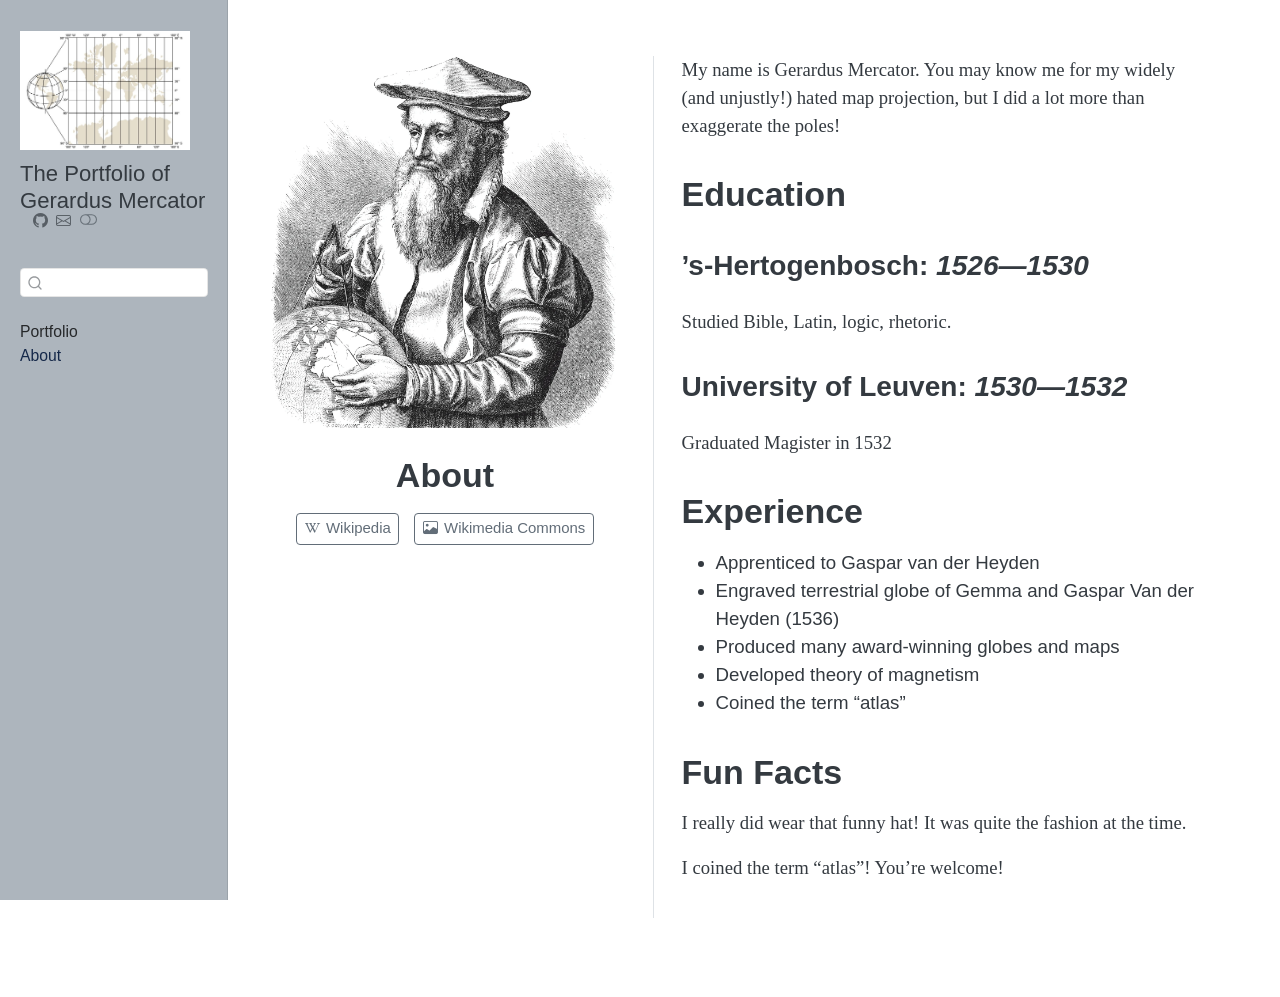
<file: about.html>
<!DOCTYPE html>
<html xmlns="http://www.w3.org/1999/xhtml" lang="en" xml:lang="en"><head>

<meta charset="utf-8">
<meta name="generator" content="quarto-1.4.549">

<meta name="viewport" content="width=device-width, initial-scale=1.0, user-scalable=yes">


<title>My Portfolio - About</title>
<style>
code{white-space: pre-wrap;}
span.smallcaps{font-variant: small-caps;}
div.columns{display: flex; gap: min(4vw, 1.5em);}
div.column{flex: auto; overflow-x: auto;}
div.hanging-indent{margin-left: 1.5em; text-indent: -1.5em;}
ul.task-list{list-style: none;}
ul.task-list li input[type="checkbox"] {
  width: 0.8em;
  margin: 0 0.8em 0.2em -1em; /* quarto-specific, see https://github.com/quarto-dev/quarto-cli/issues/4556 */ 
  vertical-align: middle;
}
</style>


<script src="site_libs/quarto-nav/quarto-nav.js"></script>
<script src="site_libs/quarto-nav/headroom.min.js"></script>
<script src="site_libs/clipboard/clipboard.min.js"></script>
<script src="site_libs/quarto-search/autocomplete.umd.js"></script>
<script src="site_libs/quarto-search/fuse.min.js"></script>
<script src="site_libs/quarto-search/quarto-search.js"></script>
<meta name="quarto:offset" content="./">
<link href=".//logo.jpg" rel="icon" type="image/jpeg">
<script src="site_libs/quarto-html/quarto.js"></script>
<script src="site_libs/quarto-html/popper.min.js"></script>
<script src="site_libs/quarto-html/tippy.umd.min.js"></script>
<link href="site_libs/quarto-html/tippy.css" rel="stylesheet">
<link href="site_libs/quarto-html/quarto-syntax-highlighting.css" rel="stylesheet" class="quarto-color-scheme" id="quarto-text-highlighting-styles">
<link href="site_libs/quarto-html/quarto-syntax-highlighting-dark.css" rel="prefetch" class="quarto-color-scheme quarto-color-alternate" id="quarto-text-highlighting-styles">
<script src="site_libs/bootstrap/bootstrap.min.js"></script>
<link href="site_libs/bootstrap/bootstrap-icons.css" rel="stylesheet">
<link href="site_libs/bootstrap/bootstrap.min.css" rel="stylesheet" class="quarto-color-scheme" id="quarto-bootstrap" data-mode="light">
<link href="site_libs/bootstrap/bootstrap-dark.min.css" rel="prefetch" class="quarto-color-scheme quarto-color-alternate" id="quarto-bootstrap" data-mode="dark">
<script id="quarto-search-options" type="application/json">{
  "location": "sidebar",
  "copy-button": false,
  "collapse-after": 3,
  "panel-placement": "start",
  "type": "textbox",
  "limit": 50,
  "keyboard-shortcut": [
    "f",
    "/",
    "s"
  ],
  "show-item-context": false,
  "language": {
    "search-no-results-text": "No results",
    "search-matching-documents-text": "matching documents",
    "search-copy-link-title": "Copy link to search",
    "search-hide-matches-text": "Hide additional matches",
    "search-more-match-text": "more match in this document",
    "search-more-matches-text": "more matches in this document",
    "search-clear-button-title": "Clear",
    "search-text-placeholder": "",
    "search-detached-cancel-button-title": "Cancel",
    "search-submit-button-title": "Submit",
    "search-label": "Search"
  }
}</script>


<link rel="stylesheet" href="styles.css">
</head>

<body class="nav-sidebar docked fullcontent">

<div id="quarto-search-results"></div>
  <header id="quarto-header" class="headroom fixed-top">
  <nav class="quarto-secondary-nav">
    <div class="container-fluid d-flex">
      <button type="button" class="quarto-btn-toggle btn" data-bs-toggle="collapse" data-bs-target=".quarto-sidebar-collapse-item" aria-controls="quarto-sidebar" aria-expanded="false" aria-label="Toggle sidebar navigation" onclick="if (window.quartoToggleHeadroom) { window.quartoToggleHeadroom(); }">
        <i class="bi bi-layout-text-sidebar-reverse"></i>
      </button>
        <nav class="quarto-page-breadcrumbs" aria-label="breadcrumb"><ol class="breadcrumb"><li class="breadcrumb-item"><a href="./about.html">About</a></li></ol></nav>
        <a class="flex-grow-1" role="button" data-bs-toggle="collapse" data-bs-target=".quarto-sidebar-collapse-item" aria-controls="quarto-sidebar" aria-expanded="false" aria-label="Toggle sidebar navigation" onclick="if (window.quartoToggleHeadroom) { window.quartoToggleHeadroom(); }">      
        </a>
      <button type="button" class="btn quarto-search-button" aria-label="" onclick="window.quartoOpenSearch();">
        <i class="bi bi-search"></i>
      </button>
    </div>
  </nav>
</header>
<!-- content -->
<div id="quarto-content" class="quarto-container page-columns page-rows-contents page-layout-article">
<!-- sidebar -->
  <nav id="quarto-sidebar" class="sidebar collapse collapse-horizontal quarto-sidebar-collapse-item sidebar-navigation docked overflow-auto">
    <div class="pt-lg-2 mt-2 text-left sidebar-header sidebar-header-stacked">
      <a href="./index.html" class="sidebar-logo-link">
      <img src="./logo.jpg" alt="" class="sidebar-logo py-0 d-lg-inline d-none">
      </a>
    <div class="sidebar-title mb-0 py-0">
      <a href="./">The Portfolio of Gerardus Mercator</a> 
        <div class="sidebar-tools-main tools-wide">
    <a href="https://bsky.app" title="" class="quarto-navigation-tool px-1" aria-label=""><i class="bi bi-bluesky"></i></a>
    <a href="https://github.com" title="" class="quarto-navigation-tool px-1" aria-label=""><i class="bi bi-github"></i></a>
    <a href="https://gmail.com" title="" class="quarto-navigation-tool px-1" aria-label=""><i class="bi bi-envelope"></i></a>
  <a href="" class="quarto-color-scheme-toggle quarto-navigation-tool  px-1" onclick="window.quartoToggleColorScheme(); return false;" title="Toggle dark mode"><i class="bi"></i></a>
</div>
    </div>
      </div>
        <div class="mt-2 flex-shrink-0 align-items-center">
        <div class="sidebar-search">
        <div id="quarto-search" class="" title="Search"></div>
        </div>
        </div>
    <div class="sidebar-menu-container"> 
    <ul class="list-unstyled mt-1">
        <li class="sidebar-item">
  <div class="sidebar-item-container"> 
  <a href="./index.html" class="sidebar-item-text sidebar-link">
 <span class="menu-text">Portfolio</span></a>
  </div>
</li>
        <li class="sidebar-item">
  <div class="sidebar-item-container"> 
  <a href="./about.html" class="sidebar-item-text sidebar-link active">
 <span class="menu-text">About</span></a>
  </div>
</li>
    </ul>
    </div>
</nav>
<div id="quarto-sidebar-glass" class="quarto-sidebar-collapse-item" data-bs-toggle="collapse" data-bs-target=".quarto-sidebar-collapse-item"></div>
<!-- margin-sidebar -->
    
<!-- main -->
<div class="quarto-about-trestles content">
  <div class="about-entity">
    <img src="mercator.jpg" class="about-image
  rounded " style="width: 20em;">
<header id="title-block-header" class="quarto-title-block default">
<div class="quarto-title">
<h1 class="title">About</h1>
</div>
<div class="quarto-title-meta">
  </div>
</header>
    <div class="about-links">
  <a href="https://en.wikipedia.org/wiki/Gerardus_Mercator" class="about-link" rel="" target="">
    <i class="bi bi-wikipedia"></i>
     <span class="about-link-text">Wikipedia</span>
  </a>
  <a href="https://commons.wikimedia.org/wiki/Category:Maps_by_Gerardus_Mercator" class="about-link" rel="" target="">
    <i class="bi bi-image"></i>
     <span class="about-link-text">Wikimedia Commons</span>
  </a>
</div>
  </div>
  <div class="about-contents"><main class="content" id="quarto-document-content">
<p>My name is Gerardus Mercator. You may know me for my widely (and unjustly!) hated map projection, but I did a lot more than exaggerate the poles!</p>
<section id="education" class="level1">
<h1>Education</h1>
<section id="s-hertogenbosch-15261530" class="level2">
<h2 data-anchor-id="s-hertogenbosch-15261530">’s-Hertogenbosch: <em>1526—1530</em></h2>
<p>Studied Bible, Latin, logic, rhetoric.</p>
</section>
<section id="university-of-leuven-15301532" class="level2">
<h2 data-anchor-id="university-of-leuven-15301532">University of Leuven: <em>1530—1532</em></h2>
<p>Graduated Magister in 1532</p>
</section>
</section>
<section id="experience" class="level1">
<h1>Experience</h1>
<ul>
<li>Apprenticed to Gaspar van der Heyden</li>
<li>Engraved terrestrial globe of Gemma and Gaspar Van der Heyden (1536)</li>
<li>Produced many award-winning globes and maps</li>
<li>Developed theory of magnetism</li>
<li>Coined the term “atlas”</li>
</ul>
</section>
<section id="fun-facts" class="level1">
<h1>Fun Facts</h1>
<p>I really did wear that funny hat! It was quite the fashion at the time.</p>
<p>I coined the term “atlas”! You’re welcome!</p>


</section>
</main></div>
</div>
 <!-- /main -->
<script id="quarto-html-after-body" type="application/javascript">
window.document.addEventListener("DOMContentLoaded", function (event) {
  const toggleBodyColorMode = (bsSheetEl) => {
    const mode = bsSheetEl.getAttribute("data-mode");
    const bodyEl = window.document.querySelector("body");
    if (mode === "dark") {
      bodyEl.classList.add("quarto-dark");
      bodyEl.classList.remove("quarto-light");
    } else {
      bodyEl.classList.add("quarto-light");
      bodyEl.classList.remove("quarto-dark");
    }
  }
  const toggleBodyColorPrimary = () => {
    const bsSheetEl = window.document.querySelector("link#quarto-bootstrap");
    if (bsSheetEl) {
      toggleBodyColorMode(bsSheetEl);
    }
  }
  toggleBodyColorPrimary();  
  const disableStylesheet = (stylesheets) => {
    for (let i=0; i < stylesheets.length; i++) {
      const stylesheet = stylesheets[i];
      stylesheet.rel = 'prefetch';
    }
  }
  const enableStylesheet = (stylesheets) => {
    for (let i=0; i < stylesheets.length; i++) {
      const stylesheet = stylesheets[i];
      stylesheet.rel = 'stylesheet';
    }
  }
  const manageTransitions = (selector, allowTransitions) => {
    const els = window.document.querySelectorAll(selector);
    for (let i=0; i < els.length; i++) {
      const el = els[i];
      if (allowTransitions) {
        el.classList.remove('notransition');
      } else {
        el.classList.add('notransition');
      }
    }
  }
  const toggleGiscusIfUsed = (isAlternate, darkModeDefault) => {
    const baseTheme = document.querySelector('#giscus-base-theme')?.value ?? 'light';
    const alternateTheme = document.querySelector('#giscus-alt-theme')?.value ?? 'dark';
    let newTheme = '';
    if(darkModeDefault) {
      newTheme = isAlternate ? baseTheme : alternateTheme;
    } else {
      newTheme = isAlternate ? alternateTheme : baseTheme;
    }
    const changeGiscusTheme = () => {
      // From: https://github.com/giscus/giscus/issues/336
      const sendMessage = (message) => {
        const iframe = document.querySelector('iframe.giscus-frame');
        if (!iframe) return;
        iframe.contentWindow.postMessage({ giscus: message }, 'https://giscus.app');
      }
      sendMessage({
        setConfig: {
          theme: newTheme
        }
      });
    }
    const isGiscussLoaded = window.document.querySelector('iframe.giscus-frame') !== null;
    if (isGiscussLoaded) {
      changeGiscusTheme();
    }
  }
  const toggleColorMode = (alternate) => {
    // Switch the stylesheets
    const alternateStylesheets = window.document.querySelectorAll('link.quarto-color-scheme.quarto-color-alternate');
    manageTransitions('#quarto-margin-sidebar .nav-link', false);
    if (alternate) {
      enableStylesheet(alternateStylesheets);
      for (const sheetNode of alternateStylesheets) {
        if (sheetNode.id === "quarto-bootstrap") {
          toggleBodyColorMode(sheetNode);
        }
      }
    } else {
      disableStylesheet(alternateStylesheets);
      toggleBodyColorPrimary();
    }
    manageTransitions('#quarto-margin-sidebar .nav-link', true);
    // Switch the toggles
    const toggles = window.document.querySelectorAll('.quarto-color-scheme-toggle');
    for (let i=0; i < toggles.length; i++) {
      const toggle = toggles[i];
      if (toggle) {
        if (alternate) {
          toggle.classList.add("alternate");     
        } else {
          toggle.classList.remove("alternate");
        }
      }
    }
    // Hack to workaround the fact that safari doesn't
    // properly recolor the scrollbar when toggling (#1455)
    if (navigator.userAgent.indexOf('Safari') > 0 && navigator.userAgent.indexOf('Chrome') == -1) {
      manageTransitions("body", false);
      window.scrollTo(0, 1);
      setTimeout(() => {
        window.scrollTo(0, 0);
        manageTransitions("body", true);
      }, 40);  
    }
  }
  const isFileUrl = () => { 
    return window.location.protocol === 'file:';
  }
  const hasAlternateSentinel = () => {  
    let styleSentinel = getColorSchemeSentinel();
    if (styleSentinel !== null) {
      return styleSentinel === "alternate";
    } else {
      return false;
    }
  }
  const setStyleSentinel = (alternate) => {
    const value = alternate ? "alternate" : "default";
    if (!isFileUrl()) {
      window.localStorage.setItem("quarto-color-scheme", value);
    } else {
      localAlternateSentinel = value;
    }
  }
  const getColorSchemeSentinel = () => {
    if (!isFileUrl()) {
      const storageValue = window.localStorage.getItem("quarto-color-scheme");
      return storageValue != null ? storageValue : localAlternateSentinel;
    } else {
      return localAlternateSentinel;
    }
  }
  const darkModeDefault = false;
  let localAlternateSentinel = darkModeDefault ? 'alternate' : 'default';
  // Dark / light mode switch
  window.quartoToggleColorScheme = () => {
    // Read the current dark / light value 
    let toAlternate = !hasAlternateSentinel();
    toggleColorMode(toAlternate);
    setStyleSentinel(toAlternate);
    toggleGiscusIfUsed(toAlternate, darkModeDefault);
  };
  // Ensure there is a toggle, if there isn't float one in the top right
  if (window.document.querySelector('.quarto-color-scheme-toggle') === null) {
    const a = window.document.createElement('a');
    a.classList.add('top-right');
    a.classList.add('quarto-color-scheme-toggle');
    a.href = "";
    a.onclick = function() { try { window.quartoToggleColorScheme(); } catch {} return false; };
    const i = window.document.createElement("i");
    i.classList.add('bi');
    a.appendChild(i);
    window.document.body.appendChild(a);
  }
  // Switch to dark mode if need be
  if (hasAlternateSentinel()) {
    toggleColorMode(true);
  } else {
    toggleColorMode(false);
  }
  const isCodeAnnotation = (el) => {
    for (const clz of el.classList) {
      if (clz.startsWith('code-annotation-')) {                     
        return true;
      }
    }
    return false;
  }
  const clipboard = new window.ClipboardJS('.code-copy-button', {
    text: function(trigger) {
      const codeEl = trigger.previousElementSibling.cloneNode(true);
      for (const childEl of codeEl.children) {
        if (isCodeAnnotation(childEl)) {
          childEl.remove();
        }
      }
      return codeEl.innerText;
    }
  });
  clipboard.on('success', function(e) {
    // button target
    const button = e.trigger;
    // don't keep focus
    button.blur();
    // flash "checked"
    button.classList.add('code-copy-button-checked');
    var currentTitle = button.getAttribute("title");
    button.setAttribute("title", "Copied!");
    let tooltip;
    if (window.bootstrap) {
      button.setAttribute("data-bs-toggle", "tooltip");
      button.setAttribute("data-bs-placement", "left");
      button.setAttribute("data-bs-title", "Copied!");
      tooltip = new bootstrap.Tooltip(button, 
        { trigger: "manual", 
          customClass: "code-copy-button-tooltip",
          offset: [0, -8]});
      tooltip.show();    
    }
    setTimeout(function() {
      if (tooltip) {
        tooltip.hide();
        button.removeAttribute("data-bs-title");
        button.removeAttribute("data-bs-toggle");
        button.removeAttribute("data-bs-placement");
      }
      button.setAttribute("title", currentTitle);
      button.classList.remove('code-copy-button-checked');
    }, 1000);
    // clear code selection
    e.clearSelection();
  });
  function tippyHover(el, contentFn, onTriggerFn, onUntriggerFn) {
    const config = {
      allowHTML: true,
      maxWidth: 500,
      delay: 100,
      arrow: false,
      appendTo: function(el) {
          return el.parentElement;
      },
      interactive: true,
      interactiveBorder: 10,
      theme: 'quarto',
      placement: 'bottom-start',
    };
    if (contentFn) {
      config.content = contentFn;
    }
    if (onTriggerFn) {
      config.onTrigger = onTriggerFn;
    }
    if (onUntriggerFn) {
      config.onUntrigger = onUntriggerFn;
    }
    window.tippy(el, config); 
  }
  const noterefs = window.document.querySelectorAll('a[role="doc-noteref"]');
  for (var i=0; i<noterefs.length; i++) {
    const ref = noterefs[i];
    tippyHover(ref, function() {
      // use id or data attribute instead here
      let href = ref.getAttribute('data-footnote-href') || ref.getAttribute('href');
      try { href = new URL(href).hash; } catch {}
      const id = href.replace(/^#\/?/, "");
      const note = window.document.getElementById(id);
      return note.innerHTML;
    });
  }
  const xrefs = window.document.querySelectorAll('a.quarto-xref');
  const processXRef = (id, note) => {
    // Strip column container classes
    const stripColumnClz = (el) => {
      el.classList.remove("page-full", "page-columns");
      if (el.children) {
        for (const child of el.children) {
          stripColumnClz(child);
        }
      }
    }
    stripColumnClz(note)
    if (id === null || id.startsWith('sec-')) {
      // Special case sections, only their first couple elements
      const container = document.createElement("div");
      if (note.children && note.children.length > 2) {
        container.appendChild(note.children[0].cloneNode(true));
        for (let i = 1; i < note.children.length; i++) {
          const child = note.children[i];
          if (child.tagName === "P" && child.innerText === "") {
            continue;
          } else {
            container.appendChild(child.cloneNode(true));
            break;
          }
        }
        if (window.Quarto?.typesetMath) {
          window.Quarto.typesetMath(container);
        }
        return container.innerHTML
      } else {
        if (window.Quarto?.typesetMath) {
          window.Quarto.typesetMath(note);
        }
        return note.innerHTML;
      }
    } else {
      // Remove any anchor links if they are present
      const anchorLink = note.querySelector('a.anchorjs-link');
      if (anchorLink) {
        anchorLink.remove();
      }
      if (window.Quarto?.typesetMath) {
        window.Quarto.typesetMath(note);
      }
      // TODO in 1.5, we should make sure this works without a callout special case
      if (note.classList.contains("callout")) {
        return note.outerHTML;
      } else {
        return note.innerHTML;
      }
    }
  }
  for (var i=0; i<xrefs.length; i++) {
    const xref = xrefs[i];
    tippyHover(xref, undefined, function(instance) {
      instance.disable();
      let url = xref.getAttribute('href');
      let hash = undefined; 
      if (url.startsWith('#')) {
        hash = url;
      } else {
        try { hash = new URL(url).hash; } catch {}
      }
      if (hash) {
        const id = hash.replace(/^#\/?/, "");
        const note = window.document.getElementById(id);
        if (note !== null) {
          try {
            const html = processXRef(id, note.cloneNode(true));
            instance.setContent(html);
          } finally {
            instance.enable();
            instance.show();
          }
        } else {
          // See if we can fetch this
          fetch(url.split('#')[0])
          .then(res => res.text())
          .then(html => {
            const parser = new DOMParser();
            const htmlDoc = parser.parseFromString(html, "text/html");
            const note = htmlDoc.getElementById(id);
            if (note !== null) {
              const html = processXRef(id, note);
              instance.setContent(html);
            } 
          }).finally(() => {
            instance.enable();
            instance.show();
          });
        }
      } else {
        // See if we can fetch a full url (with no hash to target)
        // This is a special case and we should probably do some content thinning / targeting
        fetch(url)
        .then(res => res.text())
        .then(html => {
          const parser = new DOMParser();
          const htmlDoc = parser.parseFromString(html, "text/html");
          const note = htmlDoc.querySelector('main.content');
          if (note !== null) {
            // This should only happen for chapter cross references
            // (since there is no id in the URL)
            // remove the first header
            if (note.children.length > 0 && note.children[0].tagName === "HEADER") {
              note.children[0].remove();
            }
            const html = processXRef(null, note);
            instance.setContent(html);
          } 
        }).finally(() => {
          instance.enable();
          instance.show();
        });
      }
    }, function(instance) {
    });
  }
      let selectedAnnoteEl;
      const selectorForAnnotation = ( cell, annotation) => {
        let cellAttr = 'data-code-cell="' + cell + '"';
        let lineAttr = 'data-code-annotation="' +  annotation + '"';
        const selector = 'span[' + cellAttr + '][' + lineAttr + ']';
        return selector;
      }
      const selectCodeLines = (annoteEl) => {
        const doc = window.document;
        const targetCell = annoteEl.getAttribute("data-target-cell");
        const targetAnnotation = annoteEl.getAttribute("data-target-annotation");
        const annoteSpan = window.document.querySelector(selectorForAnnotation(targetCell, targetAnnotation));
        const lines = annoteSpan.getAttribute("data-code-lines").split(",");
        const lineIds = lines.map((line) => {
          return targetCell + "-" + line;
        })
        let top = null;
        let height = null;
        let parent = null;
        if (lineIds.length > 0) {
            //compute the position of the single el (top and bottom and make a div)
            const el = window.document.getElementById(lineIds[0]);
            top = el.offsetTop;
            height = el.offsetHeight;
            parent = el.parentElement.parentElement;
          if (lineIds.length > 1) {
            const lastEl = window.document.getElementById(lineIds[lineIds.length - 1]);
            const bottom = lastEl.offsetTop + lastEl.offsetHeight;
            height = bottom - top;
          }
          if (top !== null && height !== null && parent !== null) {
            // cook up a div (if necessary) and position it 
            let div = window.document.getElementById("code-annotation-line-highlight");
            if (div === null) {
              div = window.document.createElement("div");
              div.setAttribute("id", "code-annotation-line-highlight");
              div.style.position = 'absolute';
              parent.appendChild(div);
            }
            div.style.top = top - 2 + "px";
            div.style.height = height + 4 + "px";
            div.style.left = 0;
            let gutterDiv = window.document.getElementById("code-annotation-line-highlight-gutter");
            if (gutterDiv === null) {
              gutterDiv = window.document.createElement("div");
              gutterDiv.setAttribute("id", "code-annotation-line-highlight-gutter");
              gutterDiv.style.position = 'absolute';
              const codeCell = window.document.getElementById(targetCell);
              const gutter = codeCell.querySelector('.code-annotation-gutter');
              gutter.appendChild(gutterDiv);
            }
            gutterDiv.style.top = top - 2 + "px";
            gutterDiv.style.height = height + 4 + "px";
          }
          selectedAnnoteEl = annoteEl;
        }
      };
      const unselectCodeLines = () => {
        const elementsIds = ["code-annotation-line-highlight", "code-annotation-line-highlight-gutter"];
        elementsIds.forEach((elId) => {
          const div = window.document.getElementById(elId);
          if (div) {
            div.remove();
          }
        });
        selectedAnnoteEl = undefined;
      };
        // Handle positioning of the toggle
    window.addEventListener(
      "resize",
      throttle(() => {
        elRect = undefined;
        if (selectedAnnoteEl) {
          selectCodeLines(selectedAnnoteEl);
        }
      }, 10)
    );
    function throttle(fn, ms) {
    let throttle = false;
    let timer;
      return (...args) => {
        if(!throttle) { // first call gets through
            fn.apply(this, args);
            throttle = true;
        } else { // all the others get throttled
            if(timer) clearTimeout(timer); // cancel #2
            timer = setTimeout(() => {
              fn.apply(this, args);
              timer = throttle = false;
            }, ms);
        }
      };
    }
      // Attach click handler to the DT
      const annoteDls = window.document.querySelectorAll('dt[data-target-cell]');
      for (const annoteDlNode of annoteDls) {
        annoteDlNode.addEventListener('click', (event) => {
          const clickedEl = event.target;
          if (clickedEl !== selectedAnnoteEl) {
            unselectCodeLines();
            const activeEl = window.document.querySelector('dt[data-target-cell].code-annotation-active');
            if (activeEl) {
              activeEl.classList.remove('code-annotation-active');
            }
            selectCodeLines(clickedEl);
            clickedEl.classList.add('code-annotation-active');
          } else {
            // Unselect the line
            unselectCodeLines();
            clickedEl.classList.remove('code-annotation-active');
          }
        });
      }
  const findCites = (el) => {
    const parentEl = el.parentElement;
    if (parentEl) {
      const cites = parentEl.dataset.cites;
      if (cites) {
        return {
          el,
          cites: cites.split(' ')
        };
      } else {
        return findCites(el.parentElement)
      }
    } else {
      return undefined;
    }
  };
  var bibliorefs = window.document.querySelectorAll('a[role="doc-biblioref"]');
  for (var i=0; i<bibliorefs.length; i++) {
    const ref = bibliorefs[i];
    const citeInfo = findCites(ref);
    if (citeInfo) {
      tippyHover(citeInfo.el, function() {
        var popup = window.document.createElement('div');
        citeInfo.cites.forEach(function(cite) {
          var citeDiv = window.document.createElement('div');
          citeDiv.classList.add('hanging-indent');
          citeDiv.classList.add('csl-entry');
          var biblioDiv = window.document.getElementById('ref-' + cite);
          if (biblioDiv) {
            citeDiv.innerHTML = biblioDiv.innerHTML;
          }
          popup.appendChild(citeDiv);
        });
        return popup.innerHTML;
      });
    }
  }
});
</script>
</div> <!-- /content -->




</body></html>
</file>
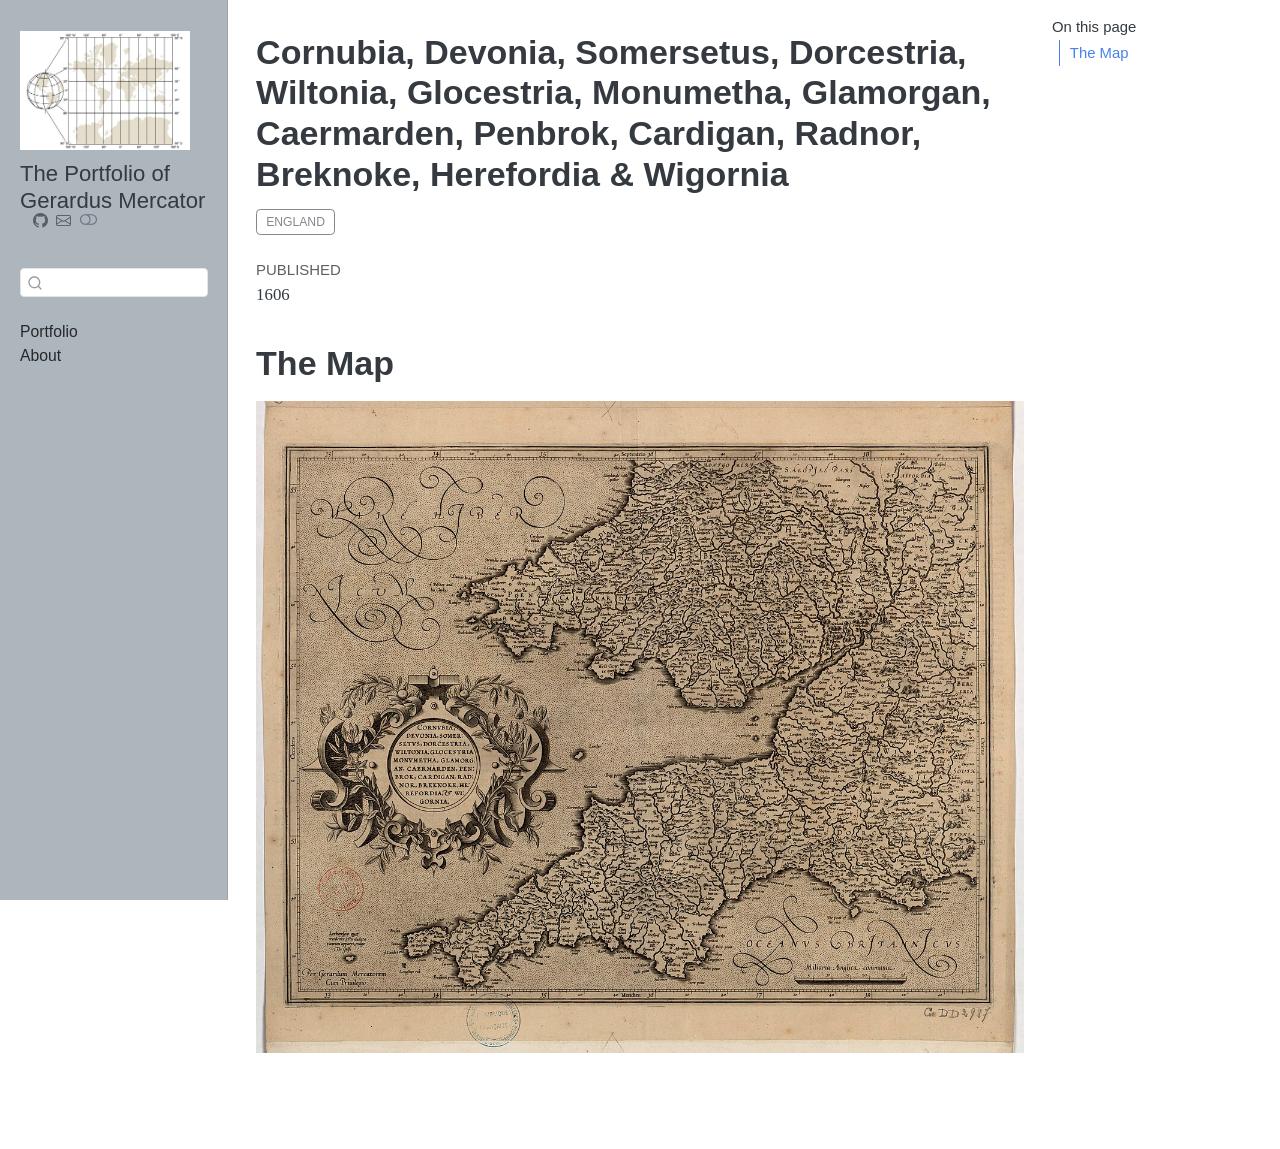
<file: portfolio/cornubia/cornubia.html>
<!DOCTYPE html>
<html xmlns="http://www.w3.org/1999/xhtml" lang="en" xml:lang="en"><head>

<meta charset="utf-8">
<meta name="generator" content="quarto-1.4.549">

<meta name="viewport" content="width=device-width, initial-scale=1.0, user-scalable=yes">

<meta name="dcterms.date" content="1606-01-01">

<title>My Portfolio - Cornubia, Devonia, Somersetus, Dorcestria, Wiltonia, Glocestria, Monumetha, Glamorgan, Caermarden, Penbrok, Cardigan, Radnor, Breknoke, Herefordia &amp; Wigornia</title>
<style>
code{white-space: pre-wrap;}
span.smallcaps{font-variant: small-caps;}
div.columns{display: flex; gap: min(4vw, 1.5em);}
div.column{flex: auto; overflow-x: auto;}
div.hanging-indent{margin-left: 1.5em; text-indent: -1.5em;}
ul.task-list{list-style: none;}
ul.task-list li input[type="checkbox"] {
  width: 0.8em;
  margin: 0 0.8em 0.2em -1em; /* quarto-specific, see https://github.com/quarto-dev/quarto-cli/issues/4556 */ 
  vertical-align: middle;
}
</style>


<script src="../../site_libs/quarto-nav/quarto-nav.js"></script>
<script src="../../site_libs/quarto-nav/headroom.min.js"></script>
<script src="../../site_libs/clipboard/clipboard.min.js"></script>
<script src="../../site_libs/quarto-search/autocomplete.umd.js"></script>
<script src="../../site_libs/quarto-search/fuse.min.js"></script>
<script src="../../site_libs/quarto-search/quarto-search.js"></script>
<meta name="quarto:offset" content="../../">
<link href="../..//logo.jpg" rel="icon" type="image/jpeg">
<script src="../../site_libs/quarto-html/quarto.js"></script>
<script src="../../site_libs/quarto-html/popper.min.js"></script>
<script src="../../site_libs/quarto-html/tippy.umd.min.js"></script>
<script src="../../site_libs/quarto-html/anchor.min.js"></script>
<link href="../../site_libs/quarto-html/tippy.css" rel="stylesheet">
<link href="../../site_libs/quarto-html/quarto-syntax-highlighting.css" rel="stylesheet" class="quarto-color-scheme" id="quarto-text-highlighting-styles">
<link href="../../site_libs/quarto-html/quarto-syntax-highlighting-dark.css" rel="prefetch" class="quarto-color-scheme quarto-color-alternate" id="quarto-text-highlighting-styles">
<script src="../../site_libs/bootstrap/bootstrap.min.js"></script>
<link href="../../site_libs/bootstrap/bootstrap-icons.css" rel="stylesheet">
<link href="../../site_libs/bootstrap/bootstrap.min.css" rel="stylesheet" class="quarto-color-scheme" id="quarto-bootstrap" data-mode="light">
<link href="../../site_libs/bootstrap/bootstrap-dark.min.css" rel="prefetch" class="quarto-color-scheme quarto-color-alternate" id="quarto-bootstrap" data-mode="dark">
<script src="../../site_libs/quarto-contrib/glightbox/glightbox.min.js"></script>
<link href="../../site_libs/quarto-contrib/glightbox/glightbox.min.css" rel="stylesheet">
<link href="../../site_libs/quarto-contrib/glightbox/lightbox.css" rel="stylesheet">
<script id="quarto-search-options" type="application/json">{
  "location": "sidebar",
  "copy-button": false,
  "collapse-after": 3,
  "panel-placement": "start",
  "type": "textbox",
  "limit": 50,
  "keyboard-shortcut": [
    "f",
    "/",
    "s"
  ],
  "show-item-context": false,
  "language": {
    "search-no-results-text": "No results",
    "search-matching-documents-text": "matching documents",
    "search-copy-link-title": "Copy link to search",
    "search-hide-matches-text": "Hide additional matches",
    "search-more-match-text": "more match in this document",
    "search-more-matches-text": "more matches in this document",
    "search-clear-button-title": "Clear",
    "search-text-placeholder": "",
    "search-detached-cancel-button-title": "Cancel",
    "search-submit-button-title": "Submit",
    "search-label": "Search"
  }
}</script>


<link rel="stylesheet" href="../../styles.css">
</head>

<body class="nav-sidebar docked">

<div id="quarto-search-results"></div>
  <header id="quarto-header" class="headroom fixed-top">
  <nav class="quarto-secondary-nav">
    <div class="container-fluid d-flex">
      <button type="button" class="quarto-btn-toggle btn" data-bs-toggle="collapse" data-bs-target=".quarto-sidebar-collapse-item" aria-controls="quarto-sidebar" aria-expanded="false" aria-label="Toggle sidebar navigation" onclick="if (window.quartoToggleHeadroom) { window.quartoToggleHeadroom(); }">
        <i class="bi bi-layout-text-sidebar-reverse"></i>
      </button>
        <nav class="quarto-page-breadcrumbs" aria-label="breadcrumb"><ol class="breadcrumb"><li class="breadcrumb-item">
      The Portfolio of Gerardus Mercator
      </li></ol></nav>
        <a class="flex-grow-1" role="button" data-bs-toggle="collapse" data-bs-target=".quarto-sidebar-collapse-item" aria-controls="quarto-sidebar" aria-expanded="false" aria-label="Toggle sidebar navigation" onclick="if (window.quartoToggleHeadroom) { window.quartoToggleHeadroom(); }">      
        </a>
      <button type="button" class="btn quarto-search-button" aria-label="" onclick="window.quartoOpenSearch();">
        <i class="bi bi-search"></i>
      </button>
    </div>
  </nav>
</header>
<!-- content -->
<div id="quarto-content" class="quarto-container page-columns page-rows-contents page-layout-article">
<!-- sidebar -->
  <nav id="quarto-sidebar" class="sidebar collapse collapse-horizontal quarto-sidebar-collapse-item sidebar-navigation docked overflow-auto">
    <div class="pt-lg-2 mt-2 text-left sidebar-header sidebar-header-stacked">
      <a href="../../index.html" class="sidebar-logo-link">
      <img src="../../logo.jpg" alt="" class="sidebar-logo py-0 d-lg-inline d-none">
      </a>
    <div class="sidebar-title mb-0 py-0">
      <a href="../../">The Portfolio of Gerardus Mercator</a> 
        <div class="sidebar-tools-main tools-wide">
    <a href="https://bsky.app" title="" class="quarto-navigation-tool px-1" aria-label=""><i class="bi bi-bluesky"></i></a>
    <a href="https://github.com" title="" class="quarto-navigation-tool px-1" aria-label=""><i class="bi bi-github"></i></a>
    <a href="https://gmail.com" title="" class="quarto-navigation-tool px-1" aria-label=""><i class="bi bi-envelope"></i></a>
  <a href="" class="quarto-color-scheme-toggle quarto-navigation-tool  px-1" onclick="window.quartoToggleColorScheme(); return false;" title="Toggle dark mode"><i class="bi"></i></a>
</div>
    </div>
      </div>
        <div class="mt-2 flex-shrink-0 align-items-center">
        <div class="sidebar-search">
        <div id="quarto-search" class="" title="Search"></div>
        </div>
        </div>
    <div class="sidebar-menu-container"> 
    <ul class="list-unstyled mt-1">
        <li class="sidebar-item">
  <div class="sidebar-item-container"> 
  <a href="../../index.html" class="sidebar-item-text sidebar-link">
 <span class="menu-text">Portfolio</span></a>
  </div>
</li>
        <li class="sidebar-item">
  <div class="sidebar-item-container"> 
  <a href="../../about.html" class="sidebar-item-text sidebar-link">
 <span class="menu-text">About</span></a>
  </div>
</li>
    </ul>
    </div>
</nav>
<div id="quarto-sidebar-glass" class="quarto-sidebar-collapse-item" data-bs-toggle="collapse" data-bs-target=".quarto-sidebar-collapse-item"></div>
<!-- margin-sidebar -->
    <div id="quarto-margin-sidebar" class="sidebar margin-sidebar">
        <nav id="TOC" role="doc-toc" class="toc-active">
    <h2 id="toc-title">On this page</h2>
   
  <ul>
  <li><a href="#the-map" id="toc-the-map" class="nav-link active" data-scroll-target="#the-map">The Map</a></li>
  </ul>
</nav>
    </div>
<!-- main -->
<main class="content" id="quarto-document-content">

<header id="title-block-header" class="quarto-title-block default">
<div class="quarto-title">
<h1 class="title">Cornubia, Devonia, Somersetus, Dorcestria, Wiltonia, Glocestria, Monumetha, Glamorgan, Caermarden, Penbrok, Cardigan, Radnor, Breknoke, Herefordia &amp; Wigornia</h1>
  <div class="quarto-categories">
    <div class="quarto-category">england</div>
  </div>
  </div>



<div class="quarto-title-meta">

    
    <div>
    <div class="quarto-title-meta-heading">Published</div>
    <div class="quarto-title-meta-contents">
      <p class="date">1606</p>
    </div>
  </div>
  
    
  </div>
  


</header>


<section id="the-map" class="level1">
<h1>The Map</h1>
<p><a href="./cornubia.jpg" class="lightbox" data-gallery="quarto-lightbox-gallery-1"><img src="./cornubia.jpg" class="img-fluid"></a></p>


</section>

</main> <!-- /main -->
<script id="quarto-html-after-body" type="application/javascript">
window.document.addEventListener("DOMContentLoaded", function (event) {
  const toggleBodyColorMode = (bsSheetEl) => {
    const mode = bsSheetEl.getAttribute("data-mode");
    const bodyEl = window.document.querySelector("body");
    if (mode === "dark") {
      bodyEl.classList.add("quarto-dark");
      bodyEl.classList.remove("quarto-light");
    } else {
      bodyEl.classList.add("quarto-light");
      bodyEl.classList.remove("quarto-dark");
    }
  }
  const toggleBodyColorPrimary = () => {
    const bsSheetEl = window.document.querySelector("link#quarto-bootstrap");
    if (bsSheetEl) {
      toggleBodyColorMode(bsSheetEl);
    }
  }
  toggleBodyColorPrimary();  
  const disableStylesheet = (stylesheets) => {
    for (let i=0; i < stylesheets.length; i++) {
      const stylesheet = stylesheets[i];
      stylesheet.rel = 'prefetch';
    }
  }
  const enableStylesheet = (stylesheets) => {
    for (let i=0; i < stylesheets.length; i++) {
      const stylesheet = stylesheets[i];
      stylesheet.rel = 'stylesheet';
    }
  }
  const manageTransitions = (selector, allowTransitions) => {
    const els = window.document.querySelectorAll(selector);
    for (let i=0; i < els.length; i++) {
      const el = els[i];
      if (allowTransitions) {
        el.classList.remove('notransition');
      } else {
        el.classList.add('notransition');
      }
    }
  }
  const toggleGiscusIfUsed = (isAlternate, darkModeDefault) => {
    const baseTheme = document.querySelector('#giscus-base-theme')?.value ?? 'light';
    const alternateTheme = document.querySelector('#giscus-alt-theme')?.value ?? 'dark';
    let newTheme = '';
    if(darkModeDefault) {
      newTheme = isAlternate ? baseTheme : alternateTheme;
    } else {
      newTheme = isAlternate ? alternateTheme : baseTheme;
    }
    const changeGiscusTheme = () => {
      // From: https://github.com/giscus/giscus/issues/336
      const sendMessage = (message) => {
        const iframe = document.querySelector('iframe.giscus-frame');
        if (!iframe) return;
        iframe.contentWindow.postMessage({ giscus: message }, 'https://giscus.app');
      }
      sendMessage({
        setConfig: {
          theme: newTheme
        }
      });
    }
    const isGiscussLoaded = window.document.querySelector('iframe.giscus-frame') !== null;
    if (isGiscussLoaded) {
      changeGiscusTheme();
    }
  }
  const toggleColorMode = (alternate) => {
    // Switch the stylesheets
    const alternateStylesheets = window.document.querySelectorAll('link.quarto-color-scheme.quarto-color-alternate');
    manageTransitions('#quarto-margin-sidebar .nav-link', false);
    if (alternate) {
      enableStylesheet(alternateStylesheets);
      for (const sheetNode of alternateStylesheets) {
        if (sheetNode.id === "quarto-bootstrap") {
          toggleBodyColorMode(sheetNode);
        }
      }
    } else {
      disableStylesheet(alternateStylesheets);
      toggleBodyColorPrimary();
    }
    manageTransitions('#quarto-margin-sidebar .nav-link', true);
    // Switch the toggles
    const toggles = window.document.querySelectorAll('.quarto-color-scheme-toggle');
    for (let i=0; i < toggles.length; i++) {
      const toggle = toggles[i];
      if (toggle) {
        if (alternate) {
          toggle.classList.add("alternate");     
        } else {
          toggle.classList.remove("alternate");
        }
      }
    }
    // Hack to workaround the fact that safari doesn't
    // properly recolor the scrollbar when toggling (#1455)
    if (navigator.userAgent.indexOf('Safari') > 0 && navigator.userAgent.indexOf('Chrome') == -1) {
      manageTransitions("body", false);
      window.scrollTo(0, 1);
      setTimeout(() => {
        window.scrollTo(0, 0);
        manageTransitions("body", true);
      }, 40);  
    }
  }
  const isFileUrl = () => { 
    return window.location.protocol === 'file:';
  }
  const hasAlternateSentinel = () => {  
    let styleSentinel = getColorSchemeSentinel();
    if (styleSentinel !== null) {
      return styleSentinel === "alternate";
    } else {
      return false;
    }
  }
  const setStyleSentinel = (alternate) => {
    const value = alternate ? "alternate" : "default";
    if (!isFileUrl()) {
      window.localStorage.setItem("quarto-color-scheme", value);
    } else {
      localAlternateSentinel = value;
    }
  }
  const getColorSchemeSentinel = () => {
    if (!isFileUrl()) {
      const storageValue = window.localStorage.getItem("quarto-color-scheme");
      return storageValue != null ? storageValue : localAlternateSentinel;
    } else {
      return localAlternateSentinel;
    }
  }
  const darkModeDefault = false;
  let localAlternateSentinel = darkModeDefault ? 'alternate' : 'default';
  // Dark / light mode switch
  window.quartoToggleColorScheme = () => {
    // Read the current dark / light value 
    let toAlternate = !hasAlternateSentinel();
    toggleColorMode(toAlternate);
    setStyleSentinel(toAlternate);
    toggleGiscusIfUsed(toAlternate, darkModeDefault);
  };
  // Ensure there is a toggle, if there isn't float one in the top right
  if (window.document.querySelector('.quarto-color-scheme-toggle') === null) {
    const a = window.document.createElement('a');
    a.classList.add('top-right');
    a.classList.add('quarto-color-scheme-toggle');
    a.href = "";
    a.onclick = function() { try { window.quartoToggleColorScheme(); } catch {} return false; };
    const i = window.document.createElement("i");
    i.classList.add('bi');
    a.appendChild(i);
    window.document.body.appendChild(a);
  }
  // Switch to dark mode if need be
  if (hasAlternateSentinel()) {
    toggleColorMode(true);
  } else {
    toggleColorMode(false);
  }
  const icon = "";
  const anchorJS = new window.AnchorJS();
  anchorJS.options = {
    placement: 'right',
    icon: icon
  };
  anchorJS.add('.anchored');
  const isCodeAnnotation = (el) => {
    for (const clz of el.classList) {
      if (clz.startsWith('code-annotation-')) {                     
        return true;
      }
    }
    return false;
  }
  const clipboard = new window.ClipboardJS('.code-copy-button', {
    text: function(trigger) {
      const codeEl = trigger.previousElementSibling.cloneNode(true);
      for (const childEl of codeEl.children) {
        if (isCodeAnnotation(childEl)) {
          childEl.remove();
        }
      }
      return codeEl.innerText;
    }
  });
  clipboard.on('success', function(e) {
    // button target
    const button = e.trigger;
    // don't keep focus
    button.blur();
    // flash "checked"
    button.classList.add('code-copy-button-checked');
    var currentTitle = button.getAttribute("title");
    button.setAttribute("title", "Copied!");
    let tooltip;
    if (window.bootstrap) {
      button.setAttribute("data-bs-toggle", "tooltip");
      button.setAttribute("data-bs-placement", "left");
      button.setAttribute("data-bs-title", "Copied!");
      tooltip = new bootstrap.Tooltip(button, 
        { trigger: "manual", 
          customClass: "code-copy-button-tooltip",
          offset: [0, -8]});
      tooltip.show();    
    }
    setTimeout(function() {
      if (tooltip) {
        tooltip.hide();
        button.removeAttribute("data-bs-title");
        button.removeAttribute("data-bs-toggle");
        button.removeAttribute("data-bs-placement");
      }
      button.setAttribute("title", currentTitle);
      button.classList.remove('code-copy-button-checked');
    }, 1000);
    // clear code selection
    e.clearSelection();
  });
  function tippyHover(el, contentFn, onTriggerFn, onUntriggerFn) {
    const config = {
      allowHTML: true,
      maxWidth: 500,
      delay: 100,
      arrow: false,
      appendTo: function(el) {
          return el.parentElement;
      },
      interactive: true,
      interactiveBorder: 10,
      theme: 'quarto',
      placement: 'bottom-start',
    };
    if (contentFn) {
      config.content = contentFn;
    }
    if (onTriggerFn) {
      config.onTrigger = onTriggerFn;
    }
    if (onUntriggerFn) {
      config.onUntrigger = onUntriggerFn;
    }
    window.tippy(el, config); 
  }
  const noterefs = window.document.querySelectorAll('a[role="doc-noteref"]');
  for (var i=0; i<noterefs.length; i++) {
    const ref = noterefs[i];
    tippyHover(ref, function() {
      // use id or data attribute instead here
      let href = ref.getAttribute('data-footnote-href') || ref.getAttribute('href');
      try { href = new URL(href).hash; } catch {}
      const id = href.replace(/^#\/?/, "");
      const note = window.document.getElementById(id);
      return note.innerHTML;
    });
  }
  const xrefs = window.document.querySelectorAll('a.quarto-xref');
  const processXRef = (id, note) => {
    // Strip column container classes
    const stripColumnClz = (el) => {
      el.classList.remove("page-full", "page-columns");
      if (el.children) {
        for (const child of el.children) {
          stripColumnClz(child);
        }
      }
    }
    stripColumnClz(note)
    if (id === null || id.startsWith('sec-')) {
      // Special case sections, only their first couple elements
      const container = document.createElement("div");
      if (note.children && note.children.length > 2) {
        container.appendChild(note.children[0].cloneNode(true));
        for (let i = 1; i < note.children.length; i++) {
          const child = note.children[i];
          if (child.tagName === "P" && child.innerText === "") {
            continue;
          } else {
            container.appendChild(child.cloneNode(true));
            break;
          }
        }
        if (window.Quarto?.typesetMath) {
          window.Quarto.typesetMath(container);
        }
        return container.innerHTML
      } else {
        if (window.Quarto?.typesetMath) {
          window.Quarto.typesetMath(note);
        }
        return note.innerHTML;
      }
    } else {
      // Remove any anchor links if they are present
      const anchorLink = note.querySelector('a.anchorjs-link');
      if (anchorLink) {
        anchorLink.remove();
      }
      if (window.Quarto?.typesetMath) {
        window.Quarto.typesetMath(note);
      }
      // TODO in 1.5, we should make sure this works without a callout special case
      if (note.classList.contains("callout")) {
        return note.outerHTML;
      } else {
        return note.innerHTML;
      }
    }
  }
  for (var i=0; i<xrefs.length; i++) {
    const xref = xrefs[i];
    tippyHover(xref, undefined, function(instance) {
      instance.disable();
      let url = xref.getAttribute('href');
      let hash = undefined; 
      if (url.startsWith('#')) {
        hash = url;
      } else {
        try { hash = new URL(url).hash; } catch {}
      }
      if (hash) {
        const id = hash.replace(/^#\/?/, "");
        const note = window.document.getElementById(id);
        if (note !== null) {
          try {
            const html = processXRef(id, note.cloneNode(true));
            instance.setContent(html);
          } finally {
            instance.enable();
            instance.show();
          }
        } else {
          // See if we can fetch this
          fetch(url.split('#')[0])
          .then(res => res.text())
          .then(html => {
            const parser = new DOMParser();
            const htmlDoc = parser.parseFromString(html, "text/html");
            const note = htmlDoc.getElementById(id);
            if (note !== null) {
              const html = processXRef(id, note);
              instance.setContent(html);
            } 
          }).finally(() => {
            instance.enable();
            instance.show();
          });
        }
      } else {
        // See if we can fetch a full url (with no hash to target)
        // This is a special case and we should probably do some content thinning / targeting
        fetch(url)
        .then(res => res.text())
        .then(html => {
          const parser = new DOMParser();
          const htmlDoc = parser.parseFromString(html, "text/html");
          const note = htmlDoc.querySelector('main.content');
          if (note !== null) {
            // This should only happen for chapter cross references
            // (since there is no id in the URL)
            // remove the first header
            if (note.children.length > 0 && note.children[0].tagName === "HEADER") {
              note.children[0].remove();
            }
            const html = processXRef(null, note);
            instance.setContent(html);
          } 
        }).finally(() => {
          instance.enable();
          instance.show();
        });
      }
    }, function(instance) {
    });
  }
      let selectedAnnoteEl;
      const selectorForAnnotation = ( cell, annotation) => {
        let cellAttr = 'data-code-cell="' + cell + '"';
        let lineAttr = 'data-code-annotation="' +  annotation + '"';
        const selector = 'span[' + cellAttr + '][' + lineAttr + ']';
        return selector;
      }
      const selectCodeLines = (annoteEl) => {
        const doc = window.document;
        const targetCell = annoteEl.getAttribute("data-target-cell");
        const targetAnnotation = annoteEl.getAttribute("data-target-annotation");
        const annoteSpan = window.document.querySelector(selectorForAnnotation(targetCell, targetAnnotation));
        const lines = annoteSpan.getAttribute("data-code-lines").split(",");
        const lineIds = lines.map((line) => {
          return targetCell + "-" + line;
        })
        let top = null;
        let height = null;
        let parent = null;
        if (lineIds.length > 0) {
            //compute the position of the single el (top and bottom and make a div)
            const el = window.document.getElementById(lineIds[0]);
            top = el.offsetTop;
            height = el.offsetHeight;
            parent = el.parentElement.parentElement;
          if (lineIds.length > 1) {
            const lastEl = window.document.getElementById(lineIds[lineIds.length - 1]);
            const bottom = lastEl.offsetTop + lastEl.offsetHeight;
            height = bottom - top;
          }
          if (top !== null && height !== null && parent !== null) {
            // cook up a div (if necessary) and position it 
            let div = window.document.getElementById("code-annotation-line-highlight");
            if (div === null) {
              div = window.document.createElement("div");
              div.setAttribute("id", "code-annotation-line-highlight");
              div.style.position = 'absolute';
              parent.appendChild(div);
            }
            div.style.top = top - 2 + "px";
            div.style.height = height + 4 + "px";
            div.style.left = 0;
            let gutterDiv = window.document.getElementById("code-annotation-line-highlight-gutter");
            if (gutterDiv === null) {
              gutterDiv = window.document.createElement("div");
              gutterDiv.setAttribute("id", "code-annotation-line-highlight-gutter");
              gutterDiv.style.position = 'absolute';
              const codeCell = window.document.getElementById(targetCell);
              const gutter = codeCell.querySelector('.code-annotation-gutter');
              gutter.appendChild(gutterDiv);
            }
            gutterDiv.style.top = top - 2 + "px";
            gutterDiv.style.height = height + 4 + "px";
          }
          selectedAnnoteEl = annoteEl;
        }
      };
      const unselectCodeLines = () => {
        const elementsIds = ["code-annotation-line-highlight", "code-annotation-line-highlight-gutter"];
        elementsIds.forEach((elId) => {
          const div = window.document.getElementById(elId);
          if (div) {
            div.remove();
          }
        });
        selectedAnnoteEl = undefined;
      };
        // Handle positioning of the toggle
    window.addEventListener(
      "resize",
      throttle(() => {
        elRect = undefined;
        if (selectedAnnoteEl) {
          selectCodeLines(selectedAnnoteEl);
        }
      }, 10)
    );
    function throttle(fn, ms) {
    let throttle = false;
    let timer;
      return (...args) => {
        if(!throttle) { // first call gets through
            fn.apply(this, args);
            throttle = true;
        } else { // all the others get throttled
            if(timer) clearTimeout(timer); // cancel #2
            timer = setTimeout(() => {
              fn.apply(this, args);
              timer = throttle = false;
            }, ms);
        }
      };
    }
      // Attach click handler to the DT
      const annoteDls = window.document.querySelectorAll('dt[data-target-cell]');
      for (const annoteDlNode of annoteDls) {
        annoteDlNode.addEventListener('click', (event) => {
          const clickedEl = event.target;
          if (clickedEl !== selectedAnnoteEl) {
            unselectCodeLines();
            const activeEl = window.document.querySelector('dt[data-target-cell].code-annotation-active');
            if (activeEl) {
              activeEl.classList.remove('code-annotation-active');
            }
            selectCodeLines(clickedEl);
            clickedEl.classList.add('code-annotation-active');
          } else {
            // Unselect the line
            unselectCodeLines();
            clickedEl.classList.remove('code-annotation-active');
          }
        });
      }
  const findCites = (el) => {
    const parentEl = el.parentElement;
    if (parentEl) {
      const cites = parentEl.dataset.cites;
      if (cites) {
        return {
          el,
          cites: cites.split(' ')
        };
      } else {
        return findCites(el.parentElement)
      }
    } else {
      return undefined;
    }
  };
  var bibliorefs = window.document.querySelectorAll('a[role="doc-biblioref"]');
  for (var i=0; i<bibliorefs.length; i++) {
    const ref = bibliorefs[i];
    const citeInfo = findCites(ref);
    if (citeInfo) {
      tippyHover(citeInfo.el, function() {
        var popup = window.document.createElement('div');
        citeInfo.cites.forEach(function(cite) {
          var citeDiv = window.document.createElement('div');
          citeDiv.classList.add('hanging-indent');
          citeDiv.classList.add('csl-entry');
          var biblioDiv = window.document.getElementById('ref-' + cite);
          if (biblioDiv) {
            citeDiv.innerHTML = biblioDiv.innerHTML;
          }
          popup.appendChild(citeDiv);
        });
        return popup.innerHTML;
      });
    }
  }
});
</script>
</div> <!-- /content -->
<script>var lightboxQuarto = GLightbox({"selector":".lightbox","openEffect":"zoom","descPosition":"bottom","loop":false,"closeEffect":"zoom"});
window.onload = () => {
  lightboxQuarto.on('slide_before_load', (data) => {
    const { slideIndex, slideNode, slideConfig, player, trigger } = data;
    const href = trigger.getAttribute('href');
    if (href !== null) {
      const imgEl = window.document.querySelector(`a[href="${href}"] img`);
      if (imgEl !== null) {
        const srcAttr = imgEl.getAttribute("src");
        if (srcAttr && srcAttr.startsWith("data:")) {
          slideConfig.href = srcAttr;
        }
      }
    } 
  });

  lightboxQuarto.on('slide_after_load', (data) => {
    const { slideIndex, slideNode, slideConfig, player, trigger } = data;
    if (window.Quarto?.typesetMath) {
      window.Quarto.typesetMath(slideNode);
    }
  });

};
          </script>




</body></html>
</file>
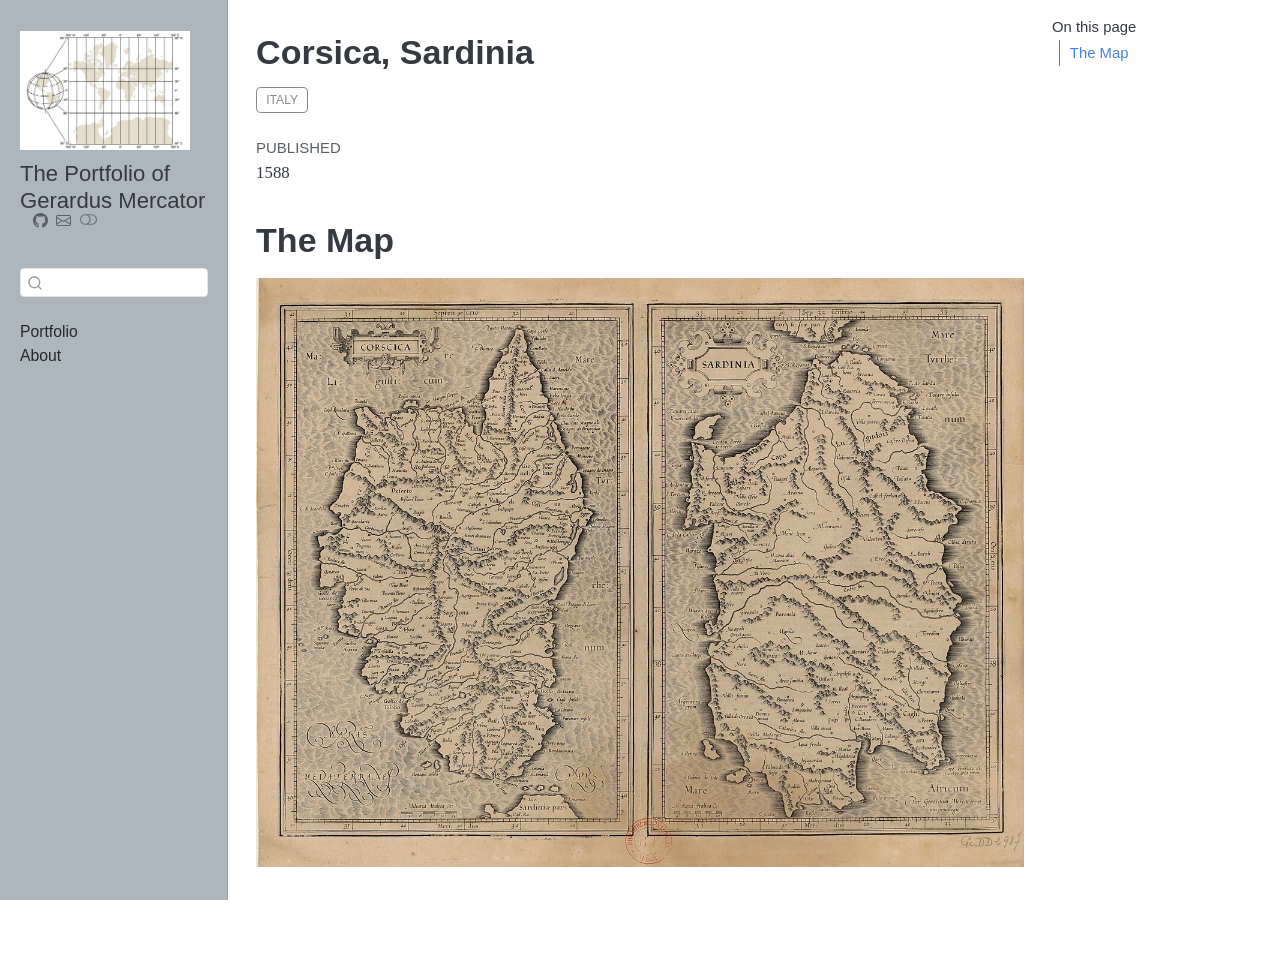
<file: portfolio/corsica/corsica.html>
<!DOCTYPE html>
<html xmlns="http://www.w3.org/1999/xhtml" lang="en" xml:lang="en"><head>

<meta charset="utf-8">
<meta name="generator" content="quarto-1.4.549">

<meta name="viewport" content="width=device-width, initial-scale=1.0, user-scalable=yes">


<title>My Portfolio - Corsica, Sardinia</title>
<style>
code{white-space: pre-wrap;}
span.smallcaps{font-variant: small-caps;}
div.columns{display: flex; gap: min(4vw, 1.5em);}
div.column{flex: auto; overflow-x: auto;}
div.hanging-indent{margin-left: 1.5em; text-indent: -1.5em;}
ul.task-list{list-style: none;}
ul.task-list li input[type="checkbox"] {
  width: 0.8em;
  margin: 0 0.8em 0.2em -1em; /* quarto-specific, see https://github.com/quarto-dev/quarto-cli/issues/4556 */ 
  vertical-align: middle;
}
</style>


<script src="../../site_libs/quarto-nav/quarto-nav.js"></script>
<script src="../../site_libs/quarto-nav/headroom.min.js"></script>
<script src="../../site_libs/clipboard/clipboard.min.js"></script>
<script src="../../site_libs/quarto-search/autocomplete.umd.js"></script>
<script src="../../site_libs/quarto-search/fuse.min.js"></script>
<script src="../../site_libs/quarto-search/quarto-search.js"></script>
<meta name="quarto:offset" content="../../">
<link href="../..//logo.jpg" rel="icon" type="image/jpeg">
<script src="../../site_libs/quarto-html/quarto.js"></script>
<script src="../../site_libs/quarto-html/popper.min.js"></script>
<script src="../../site_libs/quarto-html/tippy.umd.min.js"></script>
<script src="../../site_libs/quarto-html/anchor.min.js"></script>
<link href="../../site_libs/quarto-html/tippy.css" rel="stylesheet">
<link href="../../site_libs/quarto-html/quarto-syntax-highlighting.css" rel="stylesheet" class="quarto-color-scheme" id="quarto-text-highlighting-styles">
<link href="../../site_libs/quarto-html/quarto-syntax-highlighting-dark.css" rel="prefetch" class="quarto-color-scheme quarto-color-alternate" id="quarto-text-highlighting-styles">
<script src="../../site_libs/bootstrap/bootstrap.min.js"></script>
<link href="../../site_libs/bootstrap/bootstrap-icons.css" rel="stylesheet">
<link href="../../site_libs/bootstrap/bootstrap.min.css" rel="stylesheet" class="quarto-color-scheme" id="quarto-bootstrap" data-mode="light">
<link href="../../site_libs/bootstrap/bootstrap-dark.min.css" rel="prefetch" class="quarto-color-scheme quarto-color-alternate" id="quarto-bootstrap" data-mode="dark">
<script src="../../site_libs/quarto-contrib/glightbox/glightbox.min.js"></script>
<link href="../../site_libs/quarto-contrib/glightbox/glightbox.min.css" rel="stylesheet">
<link href="../../site_libs/quarto-contrib/glightbox/lightbox.css" rel="stylesheet">
<script id="quarto-search-options" type="application/json">{
  "location": "sidebar",
  "copy-button": false,
  "collapse-after": 3,
  "panel-placement": "start",
  "type": "textbox",
  "limit": 50,
  "keyboard-shortcut": [
    "f",
    "/",
    "s"
  ],
  "show-item-context": false,
  "language": {
    "search-no-results-text": "No results",
    "search-matching-documents-text": "matching documents",
    "search-copy-link-title": "Copy link to search",
    "search-hide-matches-text": "Hide additional matches",
    "search-more-match-text": "more match in this document",
    "search-more-matches-text": "more matches in this document",
    "search-clear-button-title": "Clear",
    "search-text-placeholder": "",
    "search-detached-cancel-button-title": "Cancel",
    "search-submit-button-title": "Submit",
    "search-label": "Search"
  }
}</script>


<link rel="stylesheet" href="../../styles.css">
</head>

<body class="nav-sidebar docked">

<div id="quarto-search-results"></div>
  <header id="quarto-header" class="headroom fixed-top">
  <nav class="quarto-secondary-nav">
    <div class="container-fluid d-flex">
      <button type="button" class="quarto-btn-toggle btn" data-bs-toggle="collapse" data-bs-target=".quarto-sidebar-collapse-item" aria-controls="quarto-sidebar" aria-expanded="false" aria-label="Toggle sidebar navigation" onclick="if (window.quartoToggleHeadroom) { window.quartoToggleHeadroom(); }">
        <i class="bi bi-layout-text-sidebar-reverse"></i>
      </button>
        <nav class="quarto-page-breadcrumbs" aria-label="breadcrumb"><ol class="breadcrumb"><li class="breadcrumb-item">
      The Portfolio of Gerardus Mercator
      </li></ol></nav>
        <a class="flex-grow-1" role="button" data-bs-toggle="collapse" data-bs-target=".quarto-sidebar-collapse-item" aria-controls="quarto-sidebar" aria-expanded="false" aria-label="Toggle sidebar navigation" onclick="if (window.quartoToggleHeadroom) { window.quartoToggleHeadroom(); }">      
        </a>
      <button type="button" class="btn quarto-search-button" aria-label="" onclick="window.quartoOpenSearch();">
        <i class="bi bi-search"></i>
      </button>
    </div>
  </nav>
</header>
<!-- content -->
<div id="quarto-content" class="quarto-container page-columns page-rows-contents page-layout-article">
<!-- sidebar -->
  <nav id="quarto-sidebar" class="sidebar collapse collapse-horizontal quarto-sidebar-collapse-item sidebar-navigation docked overflow-auto">
    <div class="pt-lg-2 mt-2 text-left sidebar-header sidebar-header-stacked">
      <a href="../../index.html" class="sidebar-logo-link">
      <img src="../../logo.jpg" alt="" class="sidebar-logo py-0 d-lg-inline d-none">
      </a>
    <div class="sidebar-title mb-0 py-0">
      <a href="../../">The Portfolio of Gerardus Mercator</a> 
        <div class="sidebar-tools-main tools-wide">
    <a href="https://bsky.app" title="" class="quarto-navigation-tool px-1" aria-label=""><i class="bi bi-bluesky"></i></a>
    <a href="https://github.com" title="" class="quarto-navigation-tool px-1" aria-label=""><i class="bi bi-github"></i></a>
    <a href="https://gmail.com" title="" class="quarto-navigation-tool px-1" aria-label=""><i class="bi bi-envelope"></i></a>
  <a href="" class="quarto-color-scheme-toggle quarto-navigation-tool  px-1" onclick="window.quartoToggleColorScheme(); return false;" title="Toggle dark mode"><i class="bi"></i></a>
</div>
    </div>
      </div>
        <div class="mt-2 flex-shrink-0 align-items-center">
        <div class="sidebar-search">
        <div id="quarto-search" class="" title="Search"></div>
        </div>
        </div>
    <div class="sidebar-menu-container"> 
    <ul class="list-unstyled mt-1">
        <li class="sidebar-item">
  <div class="sidebar-item-container"> 
  <a href="../../index.html" class="sidebar-item-text sidebar-link">
 <span class="menu-text">Portfolio</span></a>
  </div>
</li>
        <li class="sidebar-item">
  <div class="sidebar-item-container"> 
  <a href="../../about.html" class="sidebar-item-text sidebar-link">
 <span class="menu-text">About</span></a>
  </div>
</li>
    </ul>
    </div>
</nav>
<div id="quarto-sidebar-glass" class="quarto-sidebar-collapse-item" data-bs-toggle="collapse" data-bs-target=".quarto-sidebar-collapse-item"></div>
<!-- margin-sidebar -->
    <div id="quarto-margin-sidebar" class="sidebar margin-sidebar">
        <nav id="TOC" role="doc-toc" class="toc-active">
    <h2 id="toc-title">On this page</h2>
   
  <ul>
  <li><a href="#the-map" id="toc-the-map" class="nav-link active" data-scroll-target="#the-map">The Map</a></li>
  </ul>
</nav>
    </div>
<!-- main -->
<main class="content" id="quarto-document-content">

<header id="title-block-header" class="quarto-title-block default">
<div class="quarto-title">
<h1 class="title">Corsica, Sardinia</h1>
  <div class="quarto-categories">
    <div class="quarto-category">italy</div>
  </div>
  </div>



<div class="quarto-title-meta">

    
    <div>
    <div class="quarto-title-meta-heading">Published</div>
    <div class="quarto-title-meta-contents">
      <p class="date">1588</p>
    </div>
  </div>
  
    
  </div>
  


</header>


<section id="the-map" class="level1">
<h1>The Map</h1>
<p><a href="./corsica.jpg" class="lightbox" data-gallery="quarto-lightbox-gallery-1"><img src="./corsica.jpg" class="img-fluid"></a></p>


</section>

</main> <!-- /main -->
<script id="quarto-html-after-body" type="application/javascript">
window.document.addEventListener("DOMContentLoaded", function (event) {
  const toggleBodyColorMode = (bsSheetEl) => {
    const mode = bsSheetEl.getAttribute("data-mode");
    const bodyEl = window.document.querySelector("body");
    if (mode === "dark") {
      bodyEl.classList.add("quarto-dark");
      bodyEl.classList.remove("quarto-light");
    } else {
      bodyEl.classList.add("quarto-light");
      bodyEl.classList.remove("quarto-dark");
    }
  }
  const toggleBodyColorPrimary = () => {
    const bsSheetEl = window.document.querySelector("link#quarto-bootstrap");
    if (bsSheetEl) {
      toggleBodyColorMode(bsSheetEl);
    }
  }
  toggleBodyColorPrimary();  
  const disableStylesheet = (stylesheets) => {
    for (let i=0; i < stylesheets.length; i++) {
      const stylesheet = stylesheets[i];
      stylesheet.rel = 'prefetch';
    }
  }
  const enableStylesheet = (stylesheets) => {
    for (let i=0; i < stylesheets.length; i++) {
      const stylesheet = stylesheets[i];
      stylesheet.rel = 'stylesheet';
    }
  }
  const manageTransitions = (selector, allowTransitions) => {
    const els = window.document.querySelectorAll(selector);
    for (let i=0; i < els.length; i++) {
      const el = els[i];
      if (allowTransitions) {
        el.classList.remove('notransition');
      } else {
        el.classList.add('notransition');
      }
    }
  }
  const toggleGiscusIfUsed = (isAlternate, darkModeDefault) => {
    const baseTheme = document.querySelector('#giscus-base-theme')?.value ?? 'light';
    const alternateTheme = document.querySelector('#giscus-alt-theme')?.value ?? 'dark';
    let newTheme = '';
    if(darkModeDefault) {
      newTheme = isAlternate ? baseTheme : alternateTheme;
    } else {
      newTheme = isAlternate ? alternateTheme : baseTheme;
    }
    const changeGiscusTheme = () => {
      // From: https://github.com/giscus/giscus/issues/336
      const sendMessage = (message) => {
        const iframe = document.querySelector('iframe.giscus-frame');
        if (!iframe) return;
        iframe.contentWindow.postMessage({ giscus: message }, 'https://giscus.app');
      }
      sendMessage({
        setConfig: {
          theme: newTheme
        }
      });
    }
    const isGiscussLoaded = window.document.querySelector('iframe.giscus-frame') !== null;
    if (isGiscussLoaded) {
      changeGiscusTheme();
    }
  }
  const toggleColorMode = (alternate) => {
    // Switch the stylesheets
    const alternateStylesheets = window.document.querySelectorAll('link.quarto-color-scheme.quarto-color-alternate');
    manageTransitions('#quarto-margin-sidebar .nav-link', false);
    if (alternate) {
      enableStylesheet(alternateStylesheets);
      for (const sheetNode of alternateStylesheets) {
        if (sheetNode.id === "quarto-bootstrap") {
          toggleBodyColorMode(sheetNode);
        }
      }
    } else {
      disableStylesheet(alternateStylesheets);
      toggleBodyColorPrimary();
    }
    manageTransitions('#quarto-margin-sidebar .nav-link', true);
    // Switch the toggles
    const toggles = window.document.querySelectorAll('.quarto-color-scheme-toggle');
    for (let i=0; i < toggles.length; i++) {
      const toggle = toggles[i];
      if (toggle) {
        if (alternate) {
          toggle.classList.add("alternate");     
        } else {
          toggle.classList.remove("alternate");
        }
      }
    }
    // Hack to workaround the fact that safari doesn't
    // properly recolor the scrollbar when toggling (#1455)
    if (navigator.userAgent.indexOf('Safari') > 0 && navigator.userAgent.indexOf('Chrome') == -1) {
      manageTransitions("body", false);
      window.scrollTo(0, 1);
      setTimeout(() => {
        window.scrollTo(0, 0);
        manageTransitions("body", true);
      }, 40);  
    }
  }
  const isFileUrl = () => { 
    return window.location.protocol === 'file:';
  }
  const hasAlternateSentinel = () => {  
    let styleSentinel = getColorSchemeSentinel();
    if (styleSentinel !== null) {
      return styleSentinel === "alternate";
    } else {
      return false;
    }
  }
  const setStyleSentinel = (alternate) => {
    const value = alternate ? "alternate" : "default";
    if (!isFileUrl()) {
      window.localStorage.setItem("quarto-color-scheme", value);
    } else {
      localAlternateSentinel = value;
    }
  }
  const getColorSchemeSentinel = () => {
    if (!isFileUrl()) {
      const storageValue = window.localStorage.getItem("quarto-color-scheme");
      return storageValue != null ? storageValue : localAlternateSentinel;
    } else {
      return localAlternateSentinel;
    }
  }
  const darkModeDefault = false;
  let localAlternateSentinel = darkModeDefault ? 'alternate' : 'default';
  // Dark / light mode switch
  window.quartoToggleColorScheme = () => {
    // Read the current dark / light value 
    let toAlternate = !hasAlternateSentinel();
    toggleColorMode(toAlternate);
    setStyleSentinel(toAlternate);
    toggleGiscusIfUsed(toAlternate, darkModeDefault);
  };
  // Ensure there is a toggle, if there isn't float one in the top right
  if (window.document.querySelector('.quarto-color-scheme-toggle') === null) {
    const a = window.document.createElement('a');
    a.classList.add('top-right');
    a.classList.add('quarto-color-scheme-toggle');
    a.href = "";
    a.onclick = function() { try { window.quartoToggleColorScheme(); } catch {} return false; };
    const i = window.document.createElement("i");
    i.classList.add('bi');
    a.appendChild(i);
    window.document.body.appendChild(a);
  }
  // Switch to dark mode if need be
  if (hasAlternateSentinel()) {
    toggleColorMode(true);
  } else {
    toggleColorMode(false);
  }
  const icon = "";
  const anchorJS = new window.AnchorJS();
  anchorJS.options = {
    placement: 'right',
    icon: icon
  };
  anchorJS.add('.anchored');
  const isCodeAnnotation = (el) => {
    for (const clz of el.classList) {
      if (clz.startsWith('code-annotation-')) {                     
        return true;
      }
    }
    return false;
  }
  const clipboard = new window.ClipboardJS('.code-copy-button', {
    text: function(trigger) {
      const codeEl = trigger.previousElementSibling.cloneNode(true);
      for (const childEl of codeEl.children) {
        if (isCodeAnnotation(childEl)) {
          childEl.remove();
        }
      }
      return codeEl.innerText;
    }
  });
  clipboard.on('success', function(e) {
    // button target
    const button = e.trigger;
    // don't keep focus
    button.blur();
    // flash "checked"
    button.classList.add('code-copy-button-checked');
    var currentTitle = button.getAttribute("title");
    button.setAttribute("title", "Copied!");
    let tooltip;
    if (window.bootstrap) {
      button.setAttribute("data-bs-toggle", "tooltip");
      button.setAttribute("data-bs-placement", "left");
      button.setAttribute("data-bs-title", "Copied!");
      tooltip = new bootstrap.Tooltip(button, 
        { trigger: "manual", 
          customClass: "code-copy-button-tooltip",
          offset: [0, -8]});
      tooltip.show();    
    }
    setTimeout(function() {
      if (tooltip) {
        tooltip.hide();
        button.removeAttribute("data-bs-title");
        button.removeAttribute("data-bs-toggle");
        button.removeAttribute("data-bs-placement");
      }
      button.setAttribute("title", currentTitle);
      button.classList.remove('code-copy-button-checked');
    }, 1000);
    // clear code selection
    e.clearSelection();
  });
  function tippyHover(el, contentFn, onTriggerFn, onUntriggerFn) {
    const config = {
      allowHTML: true,
      maxWidth: 500,
      delay: 100,
      arrow: false,
      appendTo: function(el) {
          return el.parentElement;
      },
      interactive: true,
      interactiveBorder: 10,
      theme: 'quarto',
      placement: 'bottom-start',
    };
    if (contentFn) {
      config.content = contentFn;
    }
    if (onTriggerFn) {
      config.onTrigger = onTriggerFn;
    }
    if (onUntriggerFn) {
      config.onUntrigger = onUntriggerFn;
    }
    window.tippy(el, config); 
  }
  const noterefs = window.document.querySelectorAll('a[role="doc-noteref"]');
  for (var i=0; i<noterefs.length; i++) {
    const ref = noterefs[i];
    tippyHover(ref, function() {
      // use id or data attribute instead here
      let href = ref.getAttribute('data-footnote-href') || ref.getAttribute('href');
      try { href = new URL(href).hash; } catch {}
      const id = href.replace(/^#\/?/, "");
      const note = window.document.getElementById(id);
      return note.innerHTML;
    });
  }
  const xrefs = window.document.querySelectorAll('a.quarto-xref');
  const processXRef = (id, note) => {
    // Strip column container classes
    const stripColumnClz = (el) => {
      el.classList.remove("page-full", "page-columns");
      if (el.children) {
        for (const child of el.children) {
          stripColumnClz(child);
        }
      }
    }
    stripColumnClz(note)
    if (id === null || id.startsWith('sec-')) {
      // Special case sections, only their first couple elements
      const container = document.createElement("div");
      if (note.children && note.children.length > 2) {
        container.appendChild(note.children[0].cloneNode(true));
        for (let i = 1; i < note.children.length; i++) {
          const child = note.children[i];
          if (child.tagName === "P" && child.innerText === "") {
            continue;
          } else {
            container.appendChild(child.cloneNode(true));
            break;
          }
        }
        if (window.Quarto?.typesetMath) {
          window.Quarto.typesetMath(container);
        }
        return container.innerHTML
      } else {
        if (window.Quarto?.typesetMath) {
          window.Quarto.typesetMath(note);
        }
        return note.innerHTML;
      }
    } else {
      // Remove any anchor links if they are present
      const anchorLink = note.querySelector('a.anchorjs-link');
      if (anchorLink) {
        anchorLink.remove();
      }
      if (window.Quarto?.typesetMath) {
        window.Quarto.typesetMath(note);
      }
      // TODO in 1.5, we should make sure this works without a callout special case
      if (note.classList.contains("callout")) {
        return note.outerHTML;
      } else {
        return note.innerHTML;
      }
    }
  }
  for (var i=0; i<xrefs.length; i++) {
    const xref = xrefs[i];
    tippyHover(xref, undefined, function(instance) {
      instance.disable();
      let url = xref.getAttribute('href');
      let hash = undefined; 
      if (url.startsWith('#')) {
        hash = url;
      } else {
        try { hash = new URL(url).hash; } catch {}
      }
      if (hash) {
        const id = hash.replace(/^#\/?/, "");
        const note = window.document.getElementById(id);
        if (note !== null) {
          try {
            const html = processXRef(id, note.cloneNode(true));
            instance.setContent(html);
          } finally {
            instance.enable();
            instance.show();
          }
        } else {
          // See if we can fetch this
          fetch(url.split('#')[0])
          .then(res => res.text())
          .then(html => {
            const parser = new DOMParser();
            const htmlDoc = parser.parseFromString(html, "text/html");
            const note = htmlDoc.getElementById(id);
            if (note !== null) {
              const html = processXRef(id, note);
              instance.setContent(html);
            } 
          }).finally(() => {
            instance.enable();
            instance.show();
          });
        }
      } else {
        // See if we can fetch a full url (with no hash to target)
        // This is a special case and we should probably do some content thinning / targeting
        fetch(url)
        .then(res => res.text())
        .then(html => {
          const parser = new DOMParser();
          const htmlDoc = parser.parseFromString(html, "text/html");
          const note = htmlDoc.querySelector('main.content');
          if (note !== null) {
            // This should only happen for chapter cross references
            // (since there is no id in the URL)
            // remove the first header
            if (note.children.length > 0 && note.children[0].tagName === "HEADER") {
              note.children[0].remove();
            }
            const html = processXRef(null, note);
            instance.setContent(html);
          } 
        }).finally(() => {
          instance.enable();
          instance.show();
        });
      }
    }, function(instance) {
    });
  }
      let selectedAnnoteEl;
      const selectorForAnnotation = ( cell, annotation) => {
        let cellAttr = 'data-code-cell="' + cell + '"';
        let lineAttr = 'data-code-annotation="' +  annotation + '"';
        const selector = 'span[' + cellAttr + '][' + lineAttr + ']';
        return selector;
      }
      const selectCodeLines = (annoteEl) => {
        const doc = window.document;
        const targetCell = annoteEl.getAttribute("data-target-cell");
        const targetAnnotation = annoteEl.getAttribute("data-target-annotation");
        const annoteSpan = window.document.querySelector(selectorForAnnotation(targetCell, targetAnnotation));
        const lines = annoteSpan.getAttribute("data-code-lines").split(",");
        const lineIds = lines.map((line) => {
          return targetCell + "-" + line;
        })
        let top = null;
        let height = null;
        let parent = null;
        if (lineIds.length > 0) {
            //compute the position of the single el (top and bottom and make a div)
            const el = window.document.getElementById(lineIds[0]);
            top = el.offsetTop;
            height = el.offsetHeight;
            parent = el.parentElement.parentElement;
          if (lineIds.length > 1) {
            const lastEl = window.document.getElementById(lineIds[lineIds.length - 1]);
            const bottom = lastEl.offsetTop + lastEl.offsetHeight;
            height = bottom - top;
          }
          if (top !== null && height !== null && parent !== null) {
            // cook up a div (if necessary) and position it 
            let div = window.document.getElementById("code-annotation-line-highlight");
            if (div === null) {
              div = window.document.createElement("div");
              div.setAttribute("id", "code-annotation-line-highlight");
              div.style.position = 'absolute';
              parent.appendChild(div);
            }
            div.style.top = top - 2 + "px";
            div.style.height = height + 4 + "px";
            div.style.left = 0;
            let gutterDiv = window.document.getElementById("code-annotation-line-highlight-gutter");
            if (gutterDiv === null) {
              gutterDiv = window.document.createElement("div");
              gutterDiv.setAttribute("id", "code-annotation-line-highlight-gutter");
              gutterDiv.style.position = 'absolute';
              const codeCell = window.document.getElementById(targetCell);
              const gutter = codeCell.querySelector('.code-annotation-gutter');
              gutter.appendChild(gutterDiv);
            }
            gutterDiv.style.top = top - 2 + "px";
            gutterDiv.style.height = height + 4 + "px";
          }
          selectedAnnoteEl = annoteEl;
        }
      };
      const unselectCodeLines = () => {
        const elementsIds = ["code-annotation-line-highlight", "code-annotation-line-highlight-gutter"];
        elementsIds.forEach((elId) => {
          const div = window.document.getElementById(elId);
          if (div) {
            div.remove();
          }
        });
        selectedAnnoteEl = undefined;
      };
        // Handle positioning of the toggle
    window.addEventListener(
      "resize",
      throttle(() => {
        elRect = undefined;
        if (selectedAnnoteEl) {
          selectCodeLines(selectedAnnoteEl);
        }
      }, 10)
    );
    function throttle(fn, ms) {
    let throttle = false;
    let timer;
      return (...args) => {
        if(!throttle) { // first call gets through
            fn.apply(this, args);
            throttle = true;
        } else { // all the others get throttled
            if(timer) clearTimeout(timer); // cancel #2
            timer = setTimeout(() => {
              fn.apply(this, args);
              timer = throttle = false;
            }, ms);
        }
      };
    }
      // Attach click handler to the DT
      const annoteDls = window.document.querySelectorAll('dt[data-target-cell]');
      for (const annoteDlNode of annoteDls) {
        annoteDlNode.addEventListener('click', (event) => {
          const clickedEl = event.target;
          if (clickedEl !== selectedAnnoteEl) {
            unselectCodeLines();
            const activeEl = window.document.querySelector('dt[data-target-cell].code-annotation-active');
            if (activeEl) {
              activeEl.classList.remove('code-annotation-active');
            }
            selectCodeLines(clickedEl);
            clickedEl.classList.add('code-annotation-active');
          } else {
            // Unselect the line
            unselectCodeLines();
            clickedEl.classList.remove('code-annotation-active');
          }
        });
      }
  const findCites = (el) => {
    const parentEl = el.parentElement;
    if (parentEl) {
      const cites = parentEl.dataset.cites;
      if (cites) {
        return {
          el,
          cites: cites.split(' ')
        };
      } else {
        return findCites(el.parentElement)
      }
    } else {
      return undefined;
    }
  };
  var bibliorefs = window.document.querySelectorAll('a[role="doc-biblioref"]');
  for (var i=0; i<bibliorefs.length; i++) {
    const ref = bibliorefs[i];
    const citeInfo = findCites(ref);
    if (citeInfo) {
      tippyHover(citeInfo.el, function() {
        var popup = window.document.createElement('div');
        citeInfo.cites.forEach(function(cite) {
          var citeDiv = window.document.createElement('div');
          citeDiv.classList.add('hanging-indent');
          citeDiv.classList.add('csl-entry');
          var biblioDiv = window.document.getElementById('ref-' + cite);
          if (biblioDiv) {
            citeDiv.innerHTML = biblioDiv.innerHTML;
          }
          popup.appendChild(citeDiv);
        });
        return popup.innerHTML;
      });
    }
  }
});
</script>
</div> <!-- /content -->
<script>var lightboxQuarto = GLightbox({"descPosition":"bottom","selector":".lightbox","loop":false,"openEffect":"zoom","closeEffect":"zoom"});
window.onload = () => {
  lightboxQuarto.on('slide_before_load', (data) => {
    const { slideIndex, slideNode, slideConfig, player, trigger } = data;
    const href = trigger.getAttribute('href');
    if (href !== null) {
      const imgEl = window.document.querySelector(`a[href="${href}"] img`);
      if (imgEl !== null) {
        const srcAttr = imgEl.getAttribute("src");
        if (srcAttr && srcAttr.startsWith("data:")) {
          slideConfig.href = srcAttr;
        }
      }
    } 
  });

  lightboxQuarto.on('slide_after_load', (data) => {
    const { slideIndex, slideNode, slideConfig, player, trigger } = data;
    if (window.Quarto?.typesetMath) {
      window.Quarto.typesetMath(slideNode);
    }
  });

};
          </script>




</body></html>
</file>
<file: site_libs/quarto-html/tippy.css>
.tippy-box[data-animation=fade][data-state=hidden]{opacity:0}[data-tippy-root]{max-width:calc(100vw - 10px)}.tippy-box{position:relative;background-color:#333;color:#fff;border-radius:4px;font-size:14px;line-height:1.4;white-space:normal;outline:0;transition-property:transform,visibility,opacity}.tippy-box[data-placement^=top]>.tippy-arrow{bottom:0}.tippy-box[data-placement^=top]>.tippy-arrow:before{bottom:-7px;left:0;border-width:8px 8px 0;border-top-color:initial;transform-origin:center top}.tippy-box[data-placement^=bottom]>.tippy-arrow{top:0}.tippy-box[data-placement^=bottom]>.tippy-arrow:before{top:-7px;left:0;border-width:0 8px 8px;border-bottom-color:initial;transform-origin:center bottom}.tippy-box[data-placement^=left]>.tippy-arrow{right:0}.tippy-box[data-placement^=left]>.tippy-arrow:before{border-width:8px 0 8px 8px;border-left-color:initial;right:-7px;transform-origin:center left}.tippy-box[data-placement^=right]>.tippy-arrow{left:0}.tippy-box[data-placement^=right]>.tippy-arrow:before{left:-7px;border-width:8px 8px 8px 0;border-right-color:initial;transform-origin:center right}.tippy-box[data-inertia][data-state=visible]{transition-timing-function:cubic-bezier(.54,1.5,.38,1.11)}.tippy-arrow{width:16px;height:16px;color:#333}.tippy-arrow:before{content:"";position:absolute;border-color:transparent;border-style:solid}.tippy-content{position:relative;padding:5px 9px;z-index:1}
</file>
<file: site_libs/quarto-html/quarto-syntax-highlighting.css>
/* quarto syntax highlight colors */
:root {
  --quarto-hl-ot-color: #003B4F;
  --quarto-hl-at-color: #657422;
  --quarto-hl-ss-color: #20794D;
  --quarto-hl-an-color: #5E5E5E;
  --quarto-hl-fu-color: #4758AB;
  --quarto-hl-st-color: #20794D;
  --quarto-hl-cf-color: #003B4F;
  --quarto-hl-op-color: #5E5E5E;
  --quarto-hl-er-color: #AD0000;
  --quarto-hl-bn-color: #AD0000;
  --quarto-hl-al-color: #AD0000;
  --quarto-hl-va-color: #111111;
  --quarto-hl-bu-color: inherit;
  --quarto-hl-ex-color: inherit;
  --quarto-hl-pp-color: #AD0000;
  --quarto-hl-in-color: #5E5E5E;
  --quarto-hl-vs-color: #20794D;
  --quarto-hl-wa-color: #5E5E5E;
  --quarto-hl-do-color: #5E5E5E;
  --quarto-hl-im-color: #00769E;
  --quarto-hl-ch-color: #20794D;
  --quarto-hl-dt-color: #AD0000;
  --quarto-hl-fl-color: #AD0000;
  --quarto-hl-co-color: #5E5E5E;
  --quarto-hl-cv-color: #5E5E5E;
  --quarto-hl-cn-color: #8f5902;
  --quarto-hl-sc-color: #5E5E5E;
  --quarto-hl-dv-color: #AD0000;
  --quarto-hl-kw-color: #003B4F;
}

/* other quarto variables */
:root {
  --quarto-font-monospace: SFMono-Regular, Menlo, Monaco, Consolas, "Liberation Mono", "Courier New", monospace;
}

pre > code.sourceCode > span {
  color: #003B4F;
}

code span {
  color: #003B4F;
}

code.sourceCode > span {
  color: #003B4F;
}

div.sourceCode,
div.sourceCode pre.sourceCode {
  color: #003B4F;
}

code span.ot {
  color: #003B4F;
  font-style: inherit;
}

code span.at {
  color: #657422;
  font-style: inherit;
}

code span.ss {
  color: #20794D;
  font-style: inherit;
}

code span.an {
  color: #5E5E5E;
  font-style: inherit;
}

code span.fu {
  color: #4758AB;
  font-style: inherit;
}

code span.st {
  color: #20794D;
  font-style: inherit;
}

code span.cf {
  color: #003B4F;
  font-style: inherit;
}

code span.op {
  color: #5E5E5E;
  font-style: inherit;
}

code span.er {
  color: #AD0000;
  font-style: inherit;
}

code span.bn {
  color: #AD0000;
  font-style: inherit;
}

code span.al {
  color: #AD0000;
  font-style: inherit;
}

code span.va {
  color: #111111;
  font-style: inherit;
}

code span.bu {
  font-style: inherit;
}

code span.ex {
  font-style: inherit;
}

code span.pp {
  color: #AD0000;
  font-style: inherit;
}

code span.in {
  color: #5E5E5E;
  font-style: inherit;
}

code span.vs {
  color: #20794D;
  font-style: inherit;
}

code span.wa {
  color: #5E5E5E;
  font-style: italic;
}

code span.do {
  color: #5E5E5E;
  font-style: italic;
}

code span.im {
  color: #00769E;
  font-style: inherit;
}

code span.ch {
  color: #20794D;
  font-style: inherit;
}

code span.dt {
  color: #AD0000;
  font-style: inherit;
}

code span.fl {
  color: #AD0000;
  font-style: inherit;
}

code span.co {
  color: #5E5E5E;
  font-style: inherit;
}

code span.cv {
  color: #5E5E5E;
  font-style: italic;
}

code span.cn {
  color: #8f5902;
  font-style: inherit;
}

code span.sc {
  color: #5E5E5E;
  font-style: inherit;
}

code span.dv {
  color: #AD0000;
  font-style: inherit;
}

code span.kw {
  color: #003B4F;
  font-style: inherit;
}

.prevent-inlining {
  content: "</";
}

/*# sourceMappingURL=debc5d5d77c3f9108843748ff7464032.css.map */
</file>
<file: site_libs/quarto-html/quarto-syntax-highlighting-dark.css>
/* quarto syntax highlight colors */
:root {
  --quarto-hl-al-color: #f07178;
  --quarto-hl-an-color: #d4d0ab;
  --quarto-hl-at-color: #00e0e0;
  --quarto-hl-bn-color: #d4d0ab;
  --quarto-hl-bu-color: #abe338;
  --quarto-hl-ch-color: #abe338;
  --quarto-hl-co-color: #f8f8f2;
  --quarto-hl-cv-color: #ffd700;
  --quarto-hl-cn-color: #ffd700;
  --quarto-hl-cf-color: #ffa07a;
  --quarto-hl-dt-color: #ffa07a;
  --quarto-hl-dv-color: #d4d0ab;
  --quarto-hl-do-color: #f8f8f2;
  --quarto-hl-er-color: #f07178;
  --quarto-hl-ex-color: #00e0e0;
  --quarto-hl-fl-color: #d4d0ab;
  --quarto-hl-fu-color: #ffa07a;
  --quarto-hl-im-color: #abe338;
  --quarto-hl-in-color: #d4d0ab;
  --quarto-hl-kw-color: #ffa07a;
  --quarto-hl-op-color: #ffa07a;
  --quarto-hl-ot-color: #00e0e0;
  --quarto-hl-pp-color: #dcc6e0;
  --quarto-hl-re-color: #00e0e0;
  --quarto-hl-sc-color: #abe338;
  --quarto-hl-ss-color: #abe338;
  --quarto-hl-st-color: #abe338;
  --quarto-hl-va-color: #00e0e0;
  --quarto-hl-vs-color: #abe338;
  --quarto-hl-wa-color: #dcc6e0;
}

/* other quarto variables */
:root {
  --quarto-font-monospace: SFMono-Regular, Menlo, Monaco, Consolas, "Liberation Mono", "Courier New", monospace;
}

code span.al {
  background-color: #2a0f15;
  font-weight: bold;
  color: #f07178;
}

code span.an {
  color: #d4d0ab;
}

code span.at {
  color: #00e0e0;
}

code span.bn {
  color: #d4d0ab;
}

code span.bu {
  color: #abe338;
}

code span.ch {
  color: #abe338;
}

code span.co {
  font-style: italic;
  color: #f8f8f2;
}

code span.cv {
  color: #ffd700;
}

code span.cn {
  color: #ffd700;
}

code span.cf {
  font-weight: bold;
  color: #ffa07a;
}

code span.dt {
  color: #ffa07a;
}

code span.dv {
  color: #d4d0ab;
}

code span.do {
  color: #f8f8f2;
}

code span.er {
  color: #f07178;
  text-decoration: underline;
}

code span.ex {
  font-weight: bold;
  color: #00e0e0;
}

code span.fl {
  color: #d4d0ab;
}

code span.fu {
  color: #ffa07a;
}

code span.im {
  color: #abe338;
}

code span.in {
  color: #d4d0ab;
}

code span.kw {
  font-weight: bold;
  color: #ffa07a;
}

pre > code.sourceCode > span {
  color: #f8f8f2;
}

code span {
  color: #f8f8f2;
}

code.sourceCode > span {
  color: #f8f8f2;
}

div.sourceCode,
div.sourceCode pre.sourceCode {
  color: #f8f8f2;
}

code span.op {
  color: #ffa07a;
}

code span.ot {
  color: #00e0e0;
}

code span.pp {
  color: #dcc6e0;
}

code span.re {
  background-color: #f8f8f2;
  color: #00e0e0;
}

code span.sc {
  color: #abe338;
}

code span.ss {
  color: #abe338;
}

code span.st {
  color: #abe338;
}

code span.va {
  color: #00e0e0;
}

code span.vs {
  color: #abe338;
}

code span.wa {
  color: #dcc6e0;
}

.prevent-inlining {
  content: "</";
}

/*# sourceMappingURL=935a306eefa94366c21e1a970dddb765.css.map */
</file>
<file: styles.css>
/* css styles */
</file>
